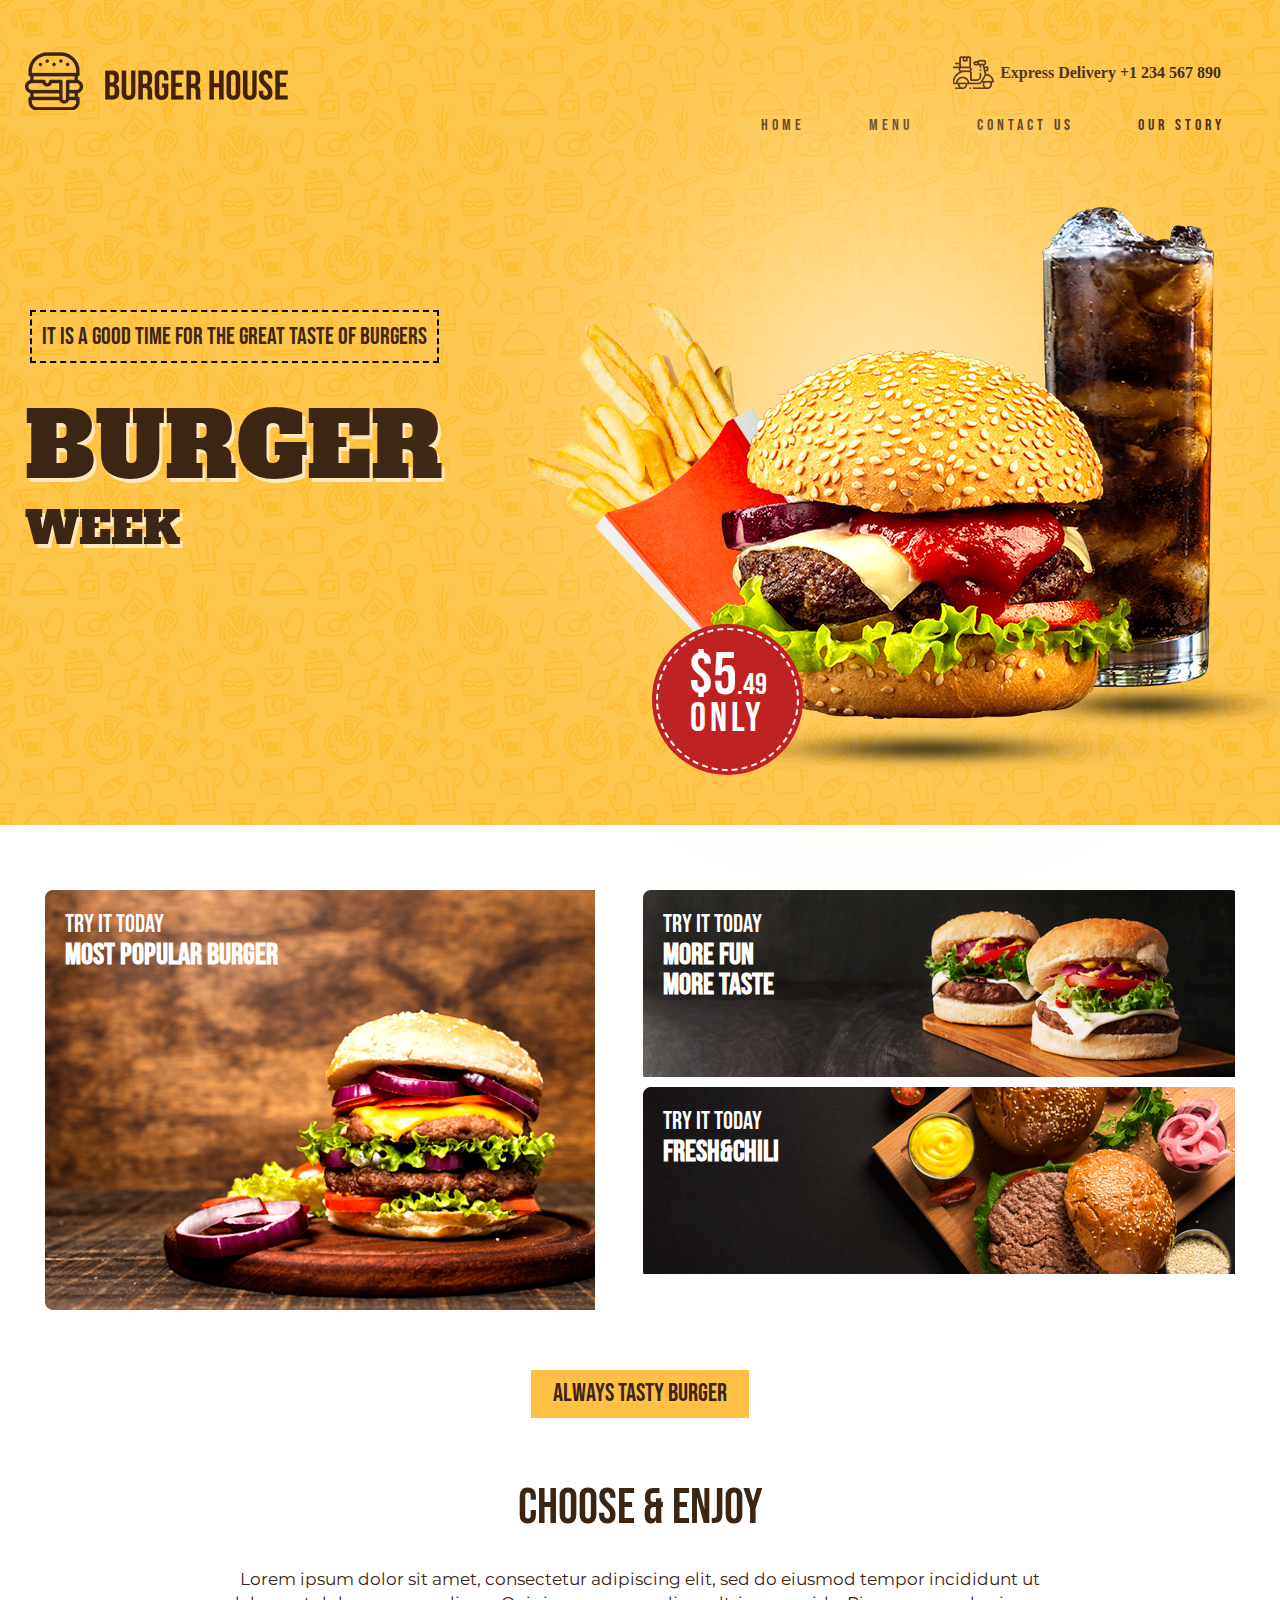
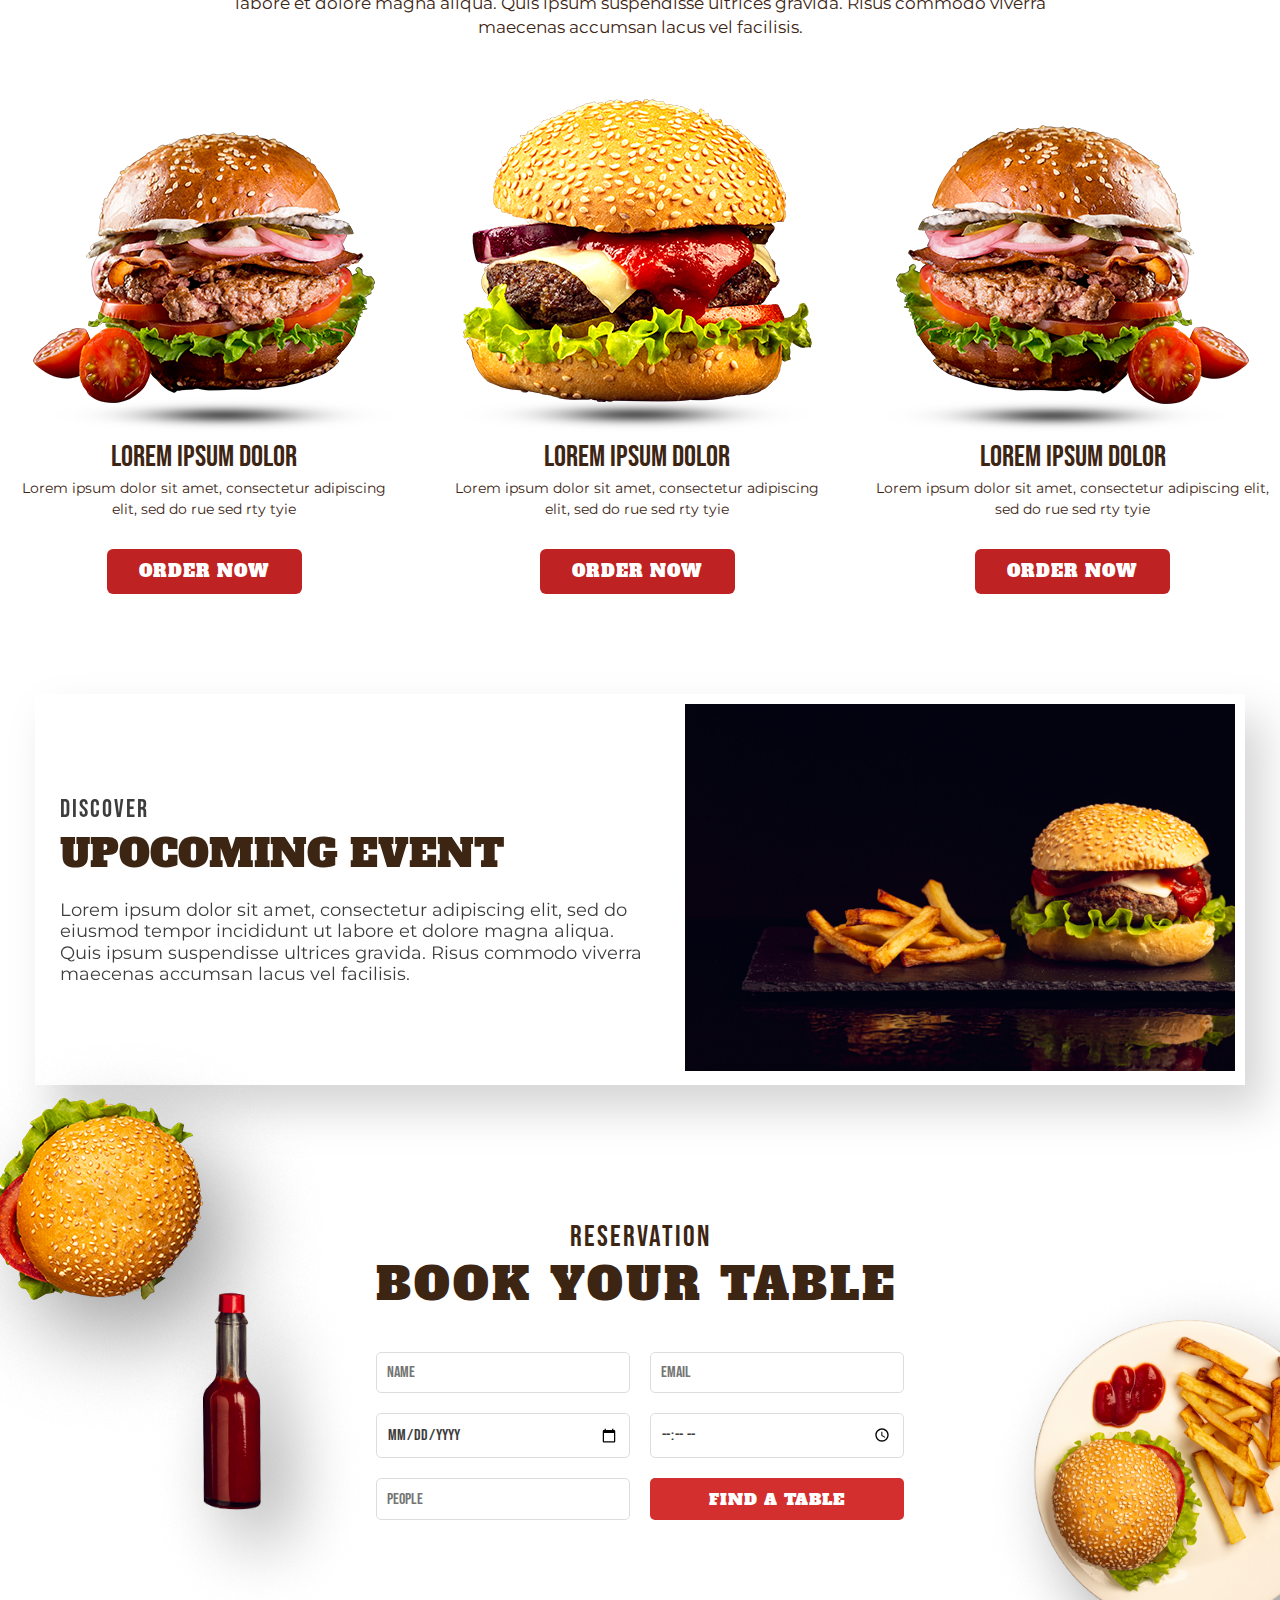
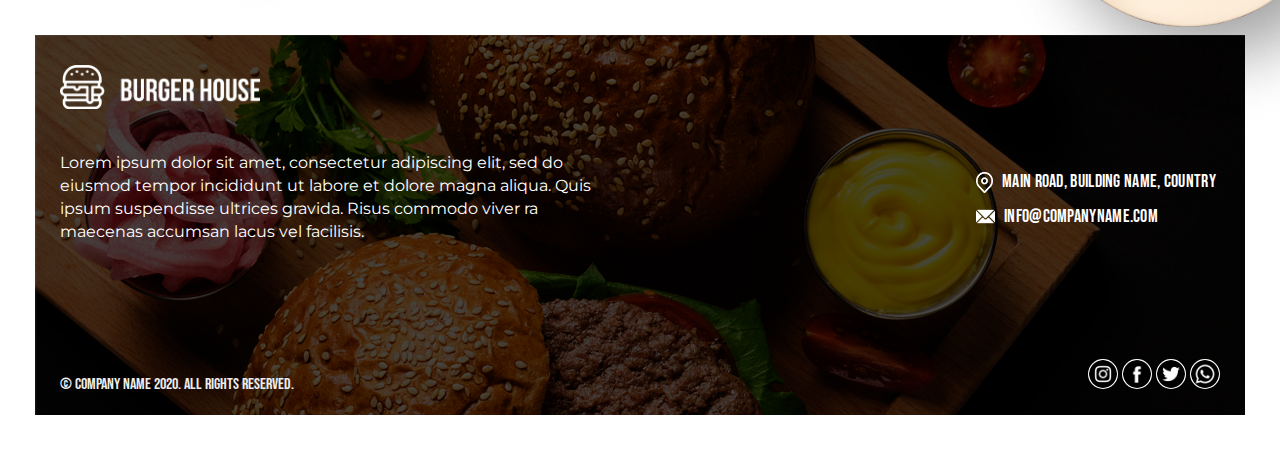
<file: burger/index.html>
<!DOCTYPE html>
<html lang="en">

<head>
    <meta charset="UTF-8">
    <meta name="viewport" content="width=device-width, initial-scale=1.0">
    <title>burger</title>
    <link rel="shortcut icon" href="assets/images/mainsec2burger3.png">
    <link rel="stylesheet" href="assets/css/style.css">
    <link rel="preconnect" href="https://fonts.googleapis.com">
    <link rel="preconnect" href="https://fonts.gstatic.com" crossorigin>
    <link
        href="https://fonts.googleapis.com/css2?family=Bebas+Neue&family=Montserrat:ital,wght@0,100..900;1,100..900&family=Roboto:ital,wght@0,100;0,300;0,400;0,500;0,700;0,900;1,100;1,300;1,400;1,500;1,700;1,900&display=swap"
        rel="stylesheet">
    <link rel="preconnect" href="https://fonts.googleapis.com">
    <link rel="preconnect" href="https://fonts.gstatic.com" crossorigin>
    <link
        href="https://fonts.googleapis.com/css2?family=Bebas+Neue&family=Montserrat:ital,wght@0,100..900;1,100..900&family=Roboto:ital,wght@0,100;0,300;0,400;0,500;0,700;0,900;1,100;1,300;1,400;1,500;1,700;1,900&display=swap"
        rel="stylesheet">
    <link rel="preconnect" href="https://fonts.googleapis.com">
    <link rel="preconnect" href="https://fonts.gstatic.com" crossorigin>
    <link
        href="https://fonts.googleapis.com/css2?family=Alfa+Slab+One&family=Bebas+Neue&family=Montserrat:ital,wght@0,100..900;1,100..900&family=Noto+Sans+Gujarati:wght@100..900&family=Roboto:ital,wght@0,100;0,300;0,400;0,500;0,700;0,900;1,100;1,300;1,400;1,500;1,700;1,900&display=swap"
        rel="stylesheet">

</head>

<body>

    <header class="header" id="header">
        <div class="container-fluid">
            <div class="row justify-content-between ">
                <div class="col hero-logo"><img src="assets/images/logo.png"></div>
                <div class="col">
                    <div class="head_content">
                        <div class="contact d-flex">
                            <img class="vector" src="assets\images\hero_vector.png" alt="no image found">
                            <a href="tel:123456789" class="vect-phone third-font">Express Delivery +1 234 567 890</a>
                        </div>
                        <div class="d-flex main-menu">

                            <nav class="mla">
                                <ul class="nav-menu">
                                    <li class="nav-item"><a href="#">Home</a></li>
                                    <li class="nav-item"><a href="#">menu</a></li>
                                    <li class="nav-item"><a href="#">Contact us</a></li>
                                    <li class="nav-item"><a href="#">Our Story</a></li>
                                </ul>
                            </nav>
                        </div>
                    </div>
                </div>
            </div>

            <div class="head-text">
                <div class="row">
                    <div class="col small-head">It is a good time for the great taste of burgers</div>
                </div>
                <div class="row">
                    <div class="col title">
                        <h1 class="head ">Burger </h1><br>
                        <h4 class="sub-title">Week</h4>
                    </div>
                </div>
            </div>
            <div class=" head-imgs posi-ab">
                <div class=" price-tag posi-ab ">
                    <div class="offer-price  ">$5<span class="cents ">.49</span><br>
                        <span class="prc-onl "> Only</span>
                    </div>
                </div>
                <div class="burger posi-re">
                    <img class=" burger-img posi-ab " src="assets/images/hero_Burger Image.png" alt="no image ">
                    <img class="burg-shadow posi-ab" src="assets/images/burger_shadow.png" alt="no image">
                    <img class="burg-glow posi-ab" src="assets/images/burger_glow.png" alt="no image">
                </div>
                <div class="fries-img posi-ab">
                    <img class="" src="assets/images/hero_French Fries.png" alt="no image">
                </div>
                <div class="drink posi-re">
                    <img class="drink-img posi-ab" src="assets/images/hero_drink.png" alt="no image ">
                    <img class="drink-shadow posi-ab " src="assets/images/drink_shadow.png" alt="no image">
                </div>
            </div>
        </div>
    </header>
    <main>
        <section class="main-sec1">
            <div class="container-fluid">
                <div class="row justify-content-between sec1-row1 ">
                    <div class="">
                        <div class="sec1-img1-bg">
                            <h3 class="sec1subhead">Try it today</h3>
                            <h2 class="sec1head">Most Popular Burger</h2>
                        </div>
                    </div>
                    <div class="">
                        <div class="sec1-img2-bg">
                            <h3 class="sec1subhead">Try it today</h3>
                            <h2 class="sec1head">More fun</h2>
                            <h2 class="sec1head">More taste</h2>
                        </div>
                        <div class="sec1-img3-bg">
                            <h3 class="sec1subhead">Try it today</h3>
                            <h2 class="sec1head">fresh&chili</h2>
                        </div>
                    </div>
                </div>


            </div>
            <div class="row justify-content-around mt ">
                <div class="col ">
                    <a class="tst-bur-btn " href="#">Always Tasty Burger</a>
                </div>
            </div>
        </section>
        <section class="main-sec2">
            <div class="row justify-content-around mt">
                <h3 class="col main-sec2-head ">Choose & Enjoy</h3>
            </div>
            <div class="row justify-content-around">
                <h6 class=" col main-sec2-subtitle">Lorem ipsum dolor sit amet, consectetur adipiscing elit,
                    sed
                    do eiusmod tempor incididunt
                    ut labore et dolore magna aliqua. Quis ipsum suspendisse ultrices gravida. Risus commodo viverra
                    maecenas accumsan lacus vel facilisis.</h6>
            </div>
            <div class="row justify-content-between text-centre last-base mt">
                <div class="col">
                    <div>
                        <div>
                            <img src="assets/images/mainsec2burger1.png" alt="no image">
                            <img class="mainsec2burger1shadow1" src="assets/images/mainsec2burger1shadow.png"
                                alt="no image">
                        </div>
                        <div class="burger-txt">
                            <h3 class="main-sec2-burg-head">Lorem ipsum dolor</h3>
                            <p class="main-sec2-burg-disc ">Lorem ipsum dolor sit amet, consectetur adipiscing
                                elit, sed do rue sed rty tyie</p>
                            <div><a class="main-sec2-burg-btn" href="#">Order Now</a></div>

                        </div>

                    </div>
                </div>
                <div class="col">
                    <div class="">
                        <img class="" src="assets/images/mainsec2burger3.png" alt="no image">
                        <img class="mainsec2burger3shadow3" src="assets/images/mainsec2burger3shadow.png"
                            alt="no image">

                    </div>
                    <div class="burger-txt">
                        <h3 class="main-sec2-burg-head ">Lorem ipsum dolor</h3>
                        <p class="main-sec2-burg-disc ">Lorem ipsum dolor sit amet, consectetur adipiscing
                            elit, sed do rue sed rty tyie</p>
                        <div><a class="main-sec2-burg-btn " href="#">Order Now</a></div>
                    </div>
                </div>
                <div class="col">
                    <div class="">
                        <img width="" class="main-sec2-burg3" src="assets/images/mainsec2burger2.png" alt="no image">
                        <img class="mainsec2burger2shadow2" src="assets/images/mainsec2burger2shadow.png"
                            alt="no image">
                    </div>
                    <div class="burger-txt">
                        <h3 class="main-sec2-burg-head ">Lorem ipsum dolor</h3>
                        <p class="main-sec2-burg-disc">Lorem ipsum dolor sit amet, consectetur adipiscing
                            elit, sed do rue sed rty tyie</p>
                        <div><a class="main-sec2-burg-btn" href="#">Order Now</a></div>
                    </div>
                </div>
            </div>
        </section>
        <section class="main-sec3">
            <div class="container-fluid">
                <div class="row main-sec3-box">
                    <div class="col">
                        <div>
                            <h3 class=" main-sec3-title ">Discover</h3>
                            <h2 class="main-sec3-head ">Upocoming event</h2>
                            <p class=" main-sec3-ptxt ">Lorem ipsum dolor sit amet, consectetur adipiscing
                                elit, sed do
                                eiusmod tempor incididunt ut labore et dolore magna aliqua. Quis ipsum suspendisse
                                ultrices gravida. Risus commodo viverra maecenas accumsan lacus vel facilisis. </p>
                        </div>
                    </div>
                    <div><img class="main-sec3-img" src="assets/images/mainsec3img.png" alt="no image"></div>
                </div>
            </div>
        </section>
        <section class="main-sec4 ">
            <div class="">
                <div class="row justify-content-around">
                    <div class=" col reservation-form">
                        <h1 class="text-centre">RESERVATION</h1>
                        <h2>BOOK YOUR TABLE</h2>
                        <form>
                            <div class="form-grid">
                                <input type="text" class="form-input" placeholder="NAME" required>
                                <input type="email" class="form-input" placeholder="EMAIL" required>
                                <input type="date" class="form-input" required>
                                <input type="time" class="form-input" required>
                                <input type="number" class="form-input" placeholder="PEOPLE" required min="1">
                                <div><a href="#" type="submit" class="form-button">FIND A TABLE</a></div>
                            </div>
                        </form>
                    </div>
                </div>
            </div>
            </div>
            <div class="posi-re">
                <img class="posi-ab mainsec4-bug" src="assets/images/mainsec4soloburger.png" alt="no img">
                <img class="posi-ab mainsec4-bottle" src="assets/images/mainsec4bottle.png" alt="no img">
                <img class="posi-ab mainsec4-dish" src="assets/images/mainsec4dish.png" alt="no img">
            </div>
        </section>
    </main>
    <footer>
        <section class="foot-sec1">
            <div class="container-fluid  footer-bg ">
                <div class="row  ">
                    <div class="col foot-cols">
                        <img src="assets/images/footerlogo.png " width="200px" alt="logo">
                        <div class="foot-disc third-font d-inline-block">Lorem ipsum dolor sit amet, consectetur
                            adipiscing elit, sed
                            do eiusmod
                            tempor incididunt ut labore et dolore magna aliqua. Quis ipsum suspendisse ultrices gravida.
                            Risus commodo viver ra maecenas accumsan lacus vel facilisis. </div>
                        <a class="copyright" href="#">
                            <p>&copy; Company Name 2020. All rights reserved.</p>
                        </a>

                    </div>
                    <div class="col links foot-cols">
                        <div class="">
                            <div class="d-flex">
                                <a
                                    href="https://www.google.com/maps/search/?api=1&query=Main+Road,+Building+Name,+Country">
                                    <img width="17px;" height="auto" class="icon-cont" src="assets/images/location.png "
                                        alt="location"></a>
                                <a class="footer-contact "
                                    href="https://www.google.com/maps/search/?api=1&query=Main+Road,+Building+Name,+Country"
                                    target="_blank">
                                    Main Road, Building Name, Country
                                </a>
                            </div>
                            <div class="d-flex">
                                <a href=" mailto:Dashrathbhil08@gmail.com"><img width="19px" class="icon-cont"
                                        src="assets/images/email-icon.png " alt="mail"></a>
                                <a class="footer-contact" href=" mailto:Dashrathbhil08@gmail.com">
                                    info@companyname.com
                                </a>
                            </div>

                        </div>

                        <div class="social">
                            <a href="https://www.instagram.com/" target="_blank">
                                <img class="social_icon" src="assets/images/instagram_1384015.png"></a>
                            <a href="https://www.facebook.com/" target="_blank">
                                <img class="social_icon" src="assets/images/fb_icon.png"></a>
                            <a href="https://twitter.com/" target="_blank">
                                <img class="social_icon" src="assets/images/twitter_icon.png"></a>
                            <a href="https://www.whatsapp.com/" target="_top">
                                <img class="social_icon" src="assets/images/whtsap_icon.png"></a>
                        </div>
                    </div>

                </div>
            </div>

            </div>
        </section>
    </footer>
</body>

</html>
</file>
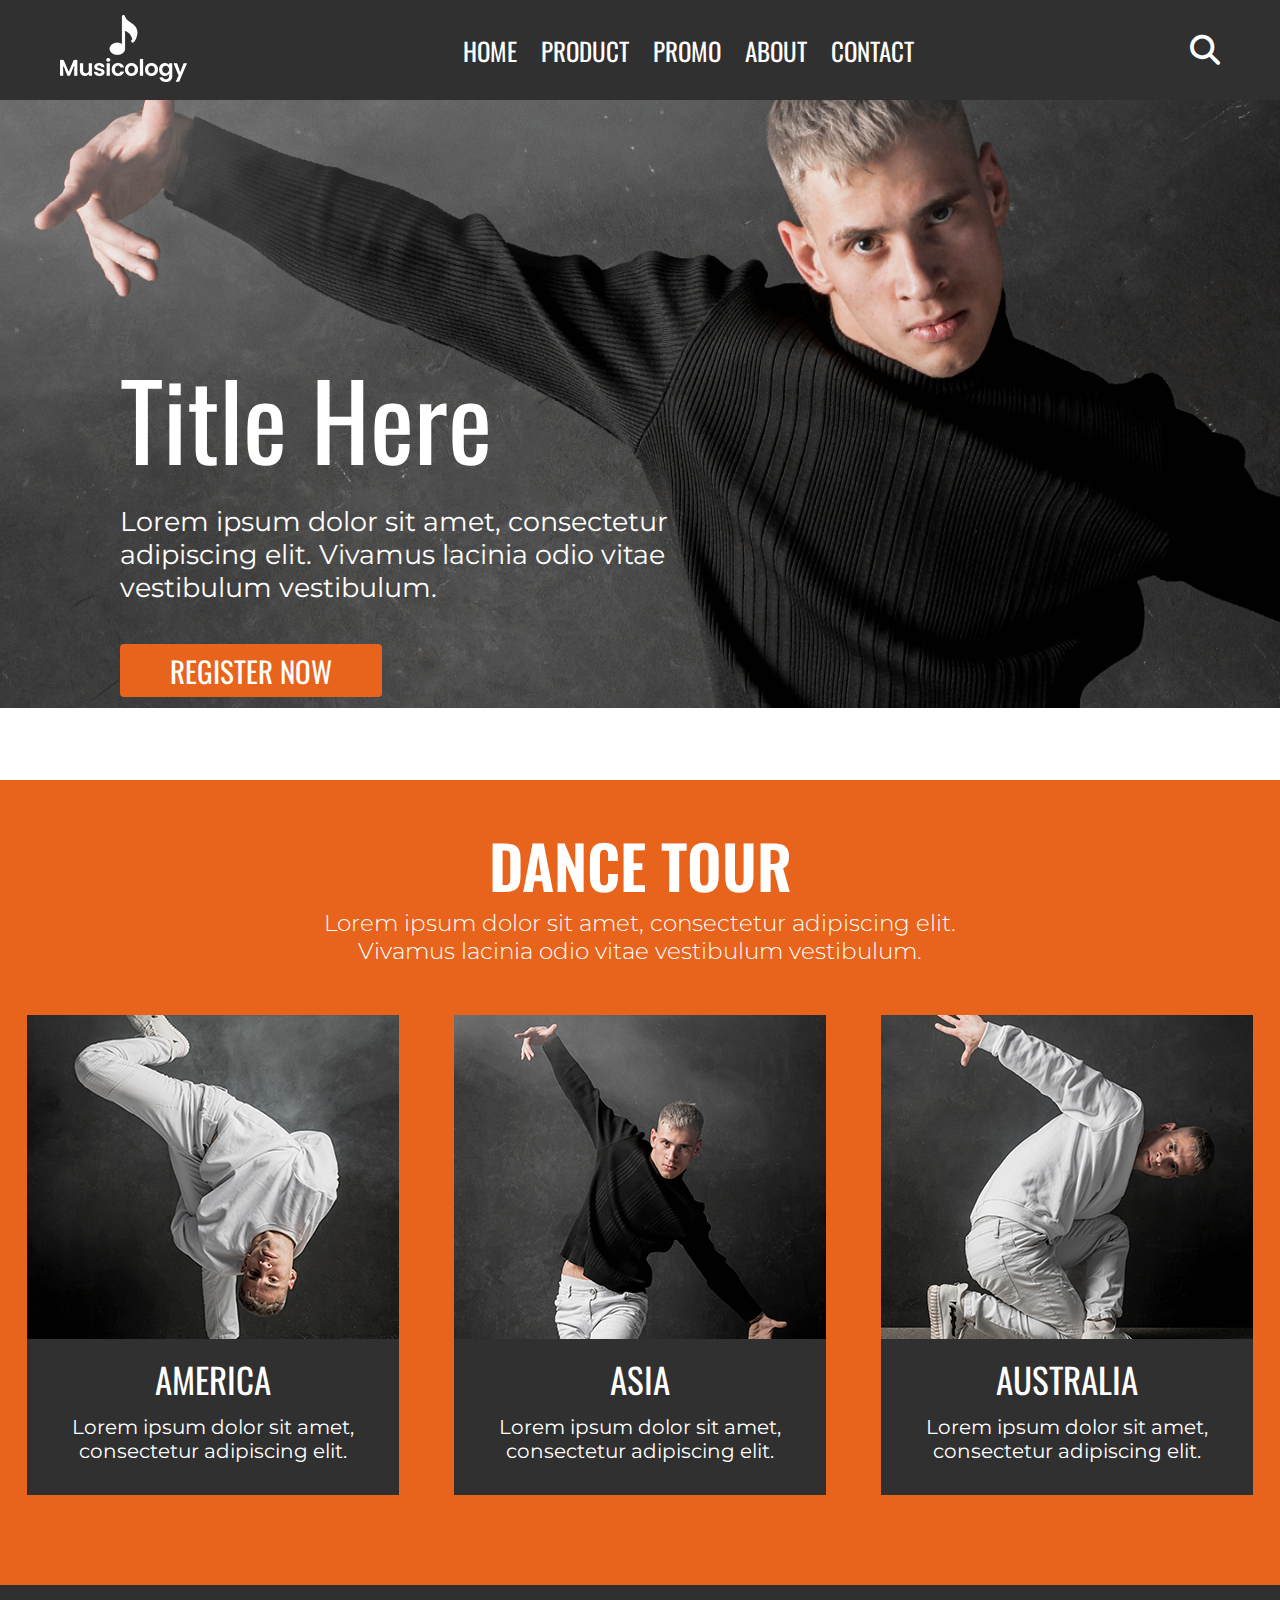
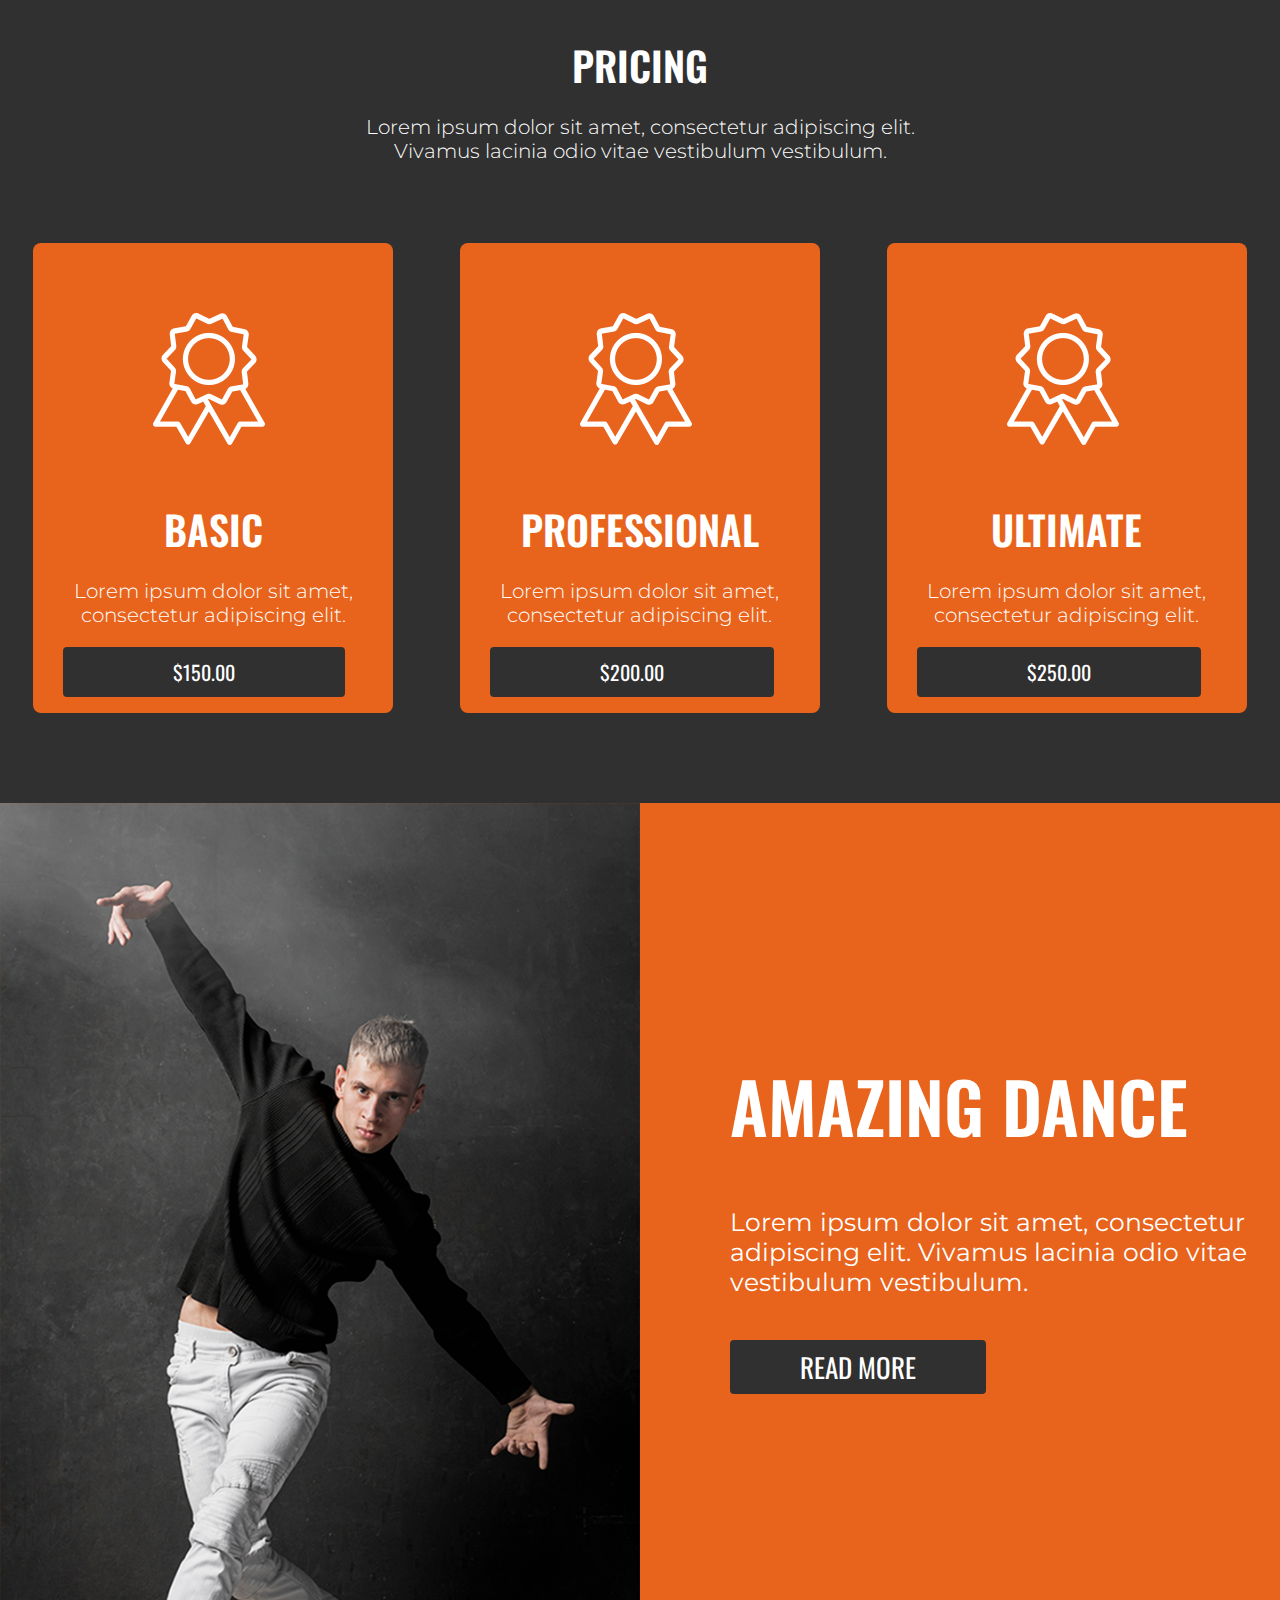
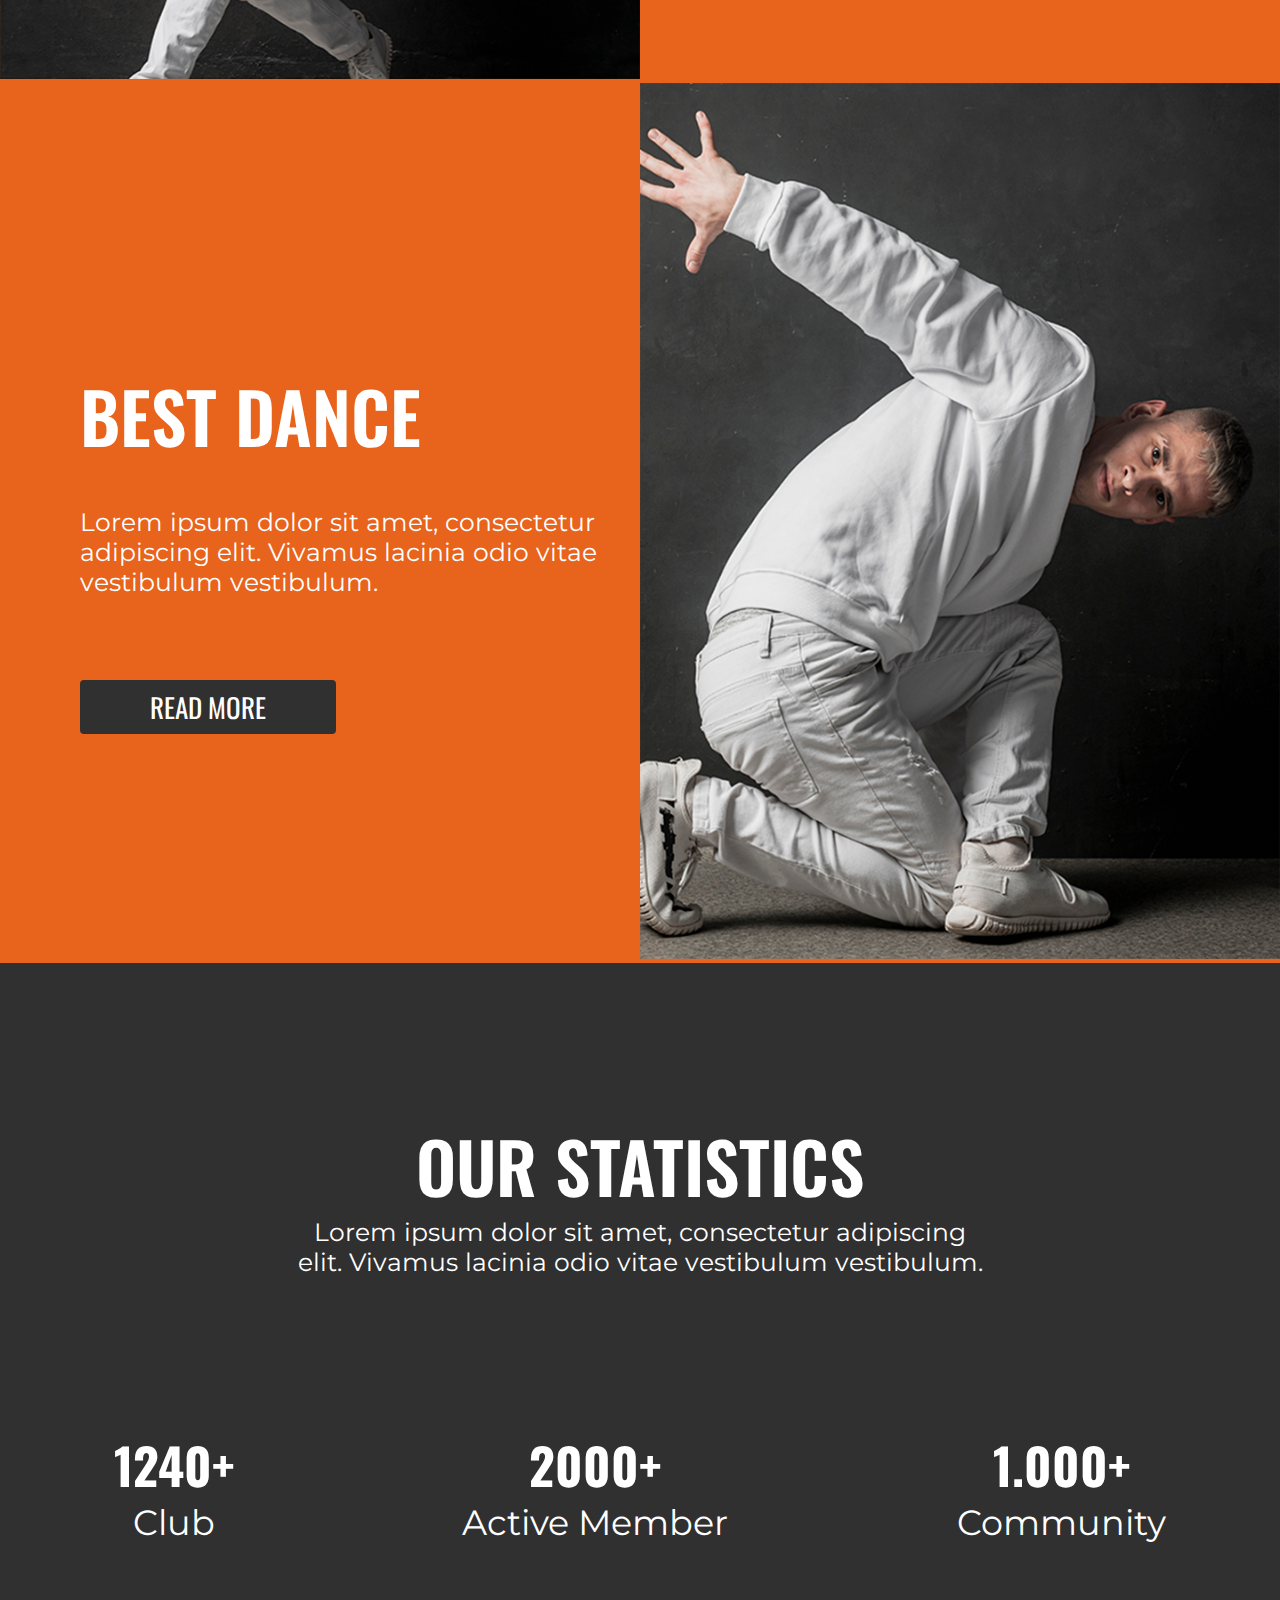
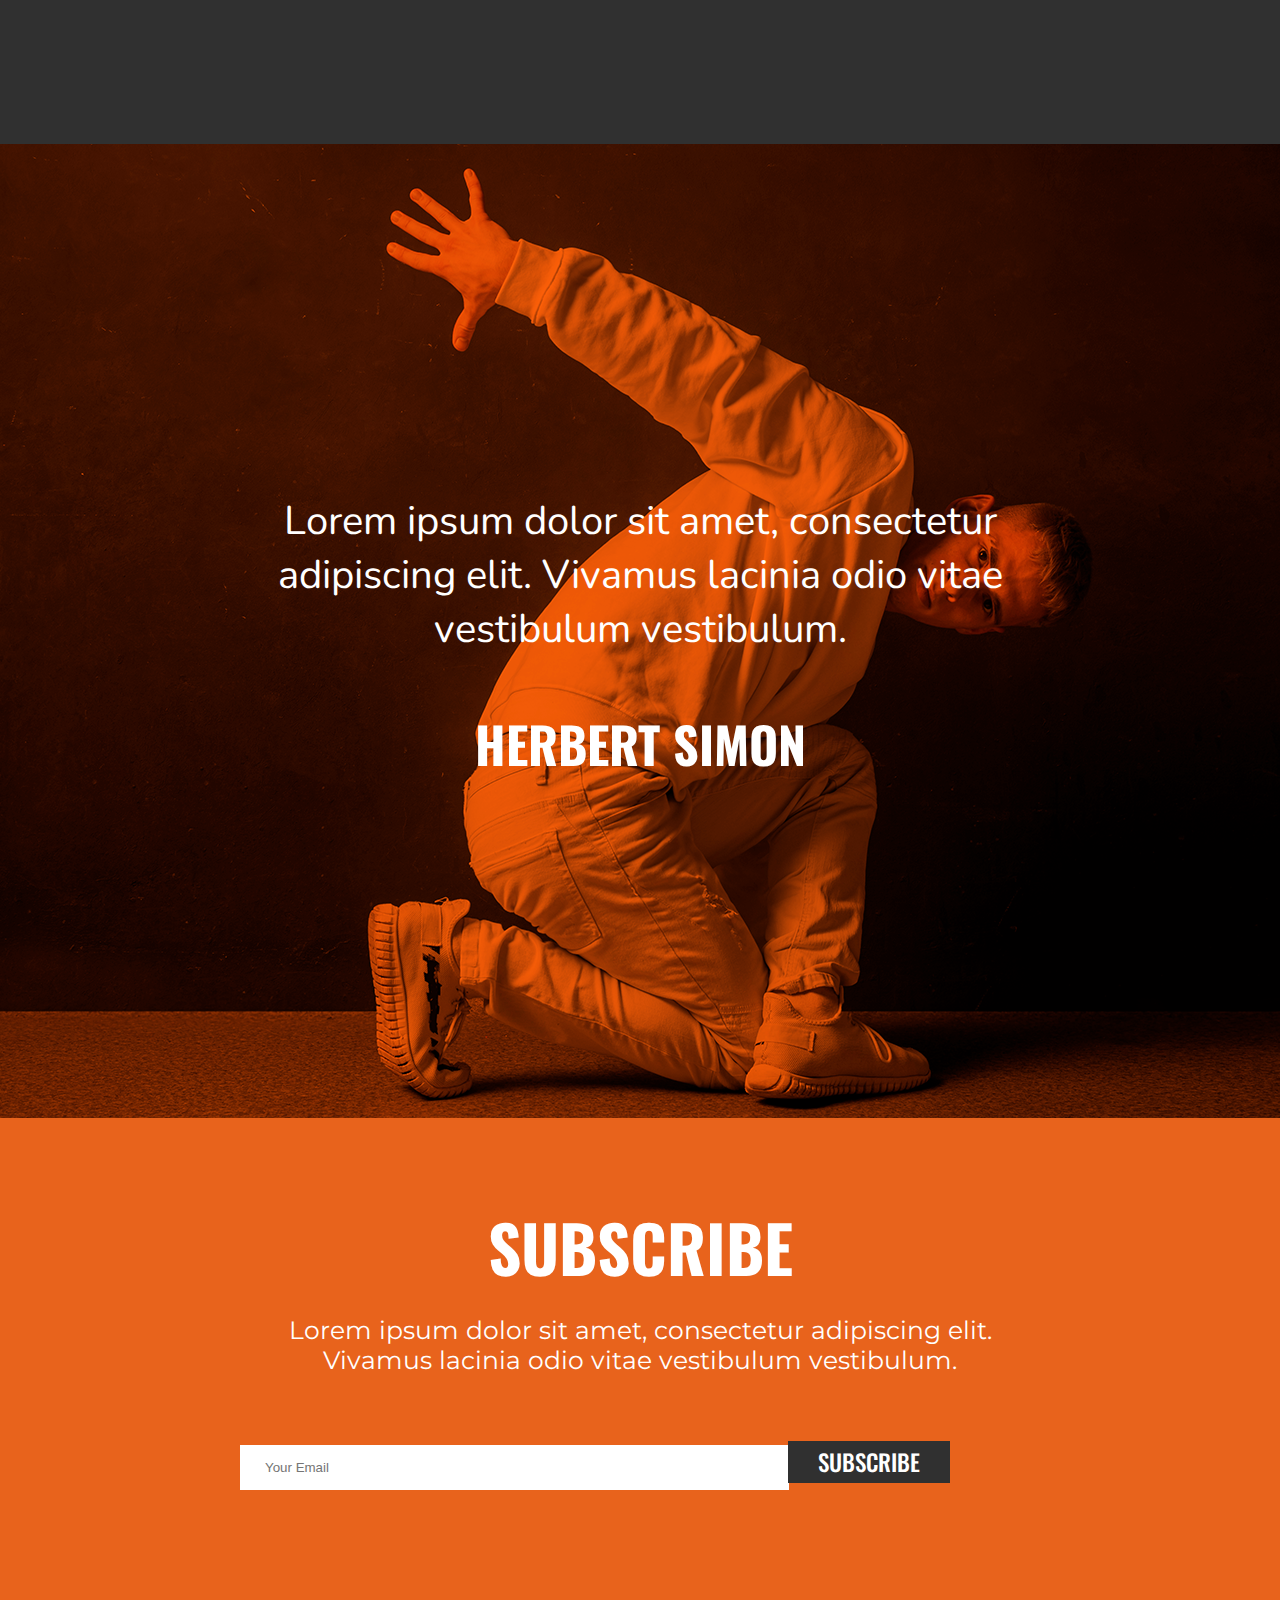
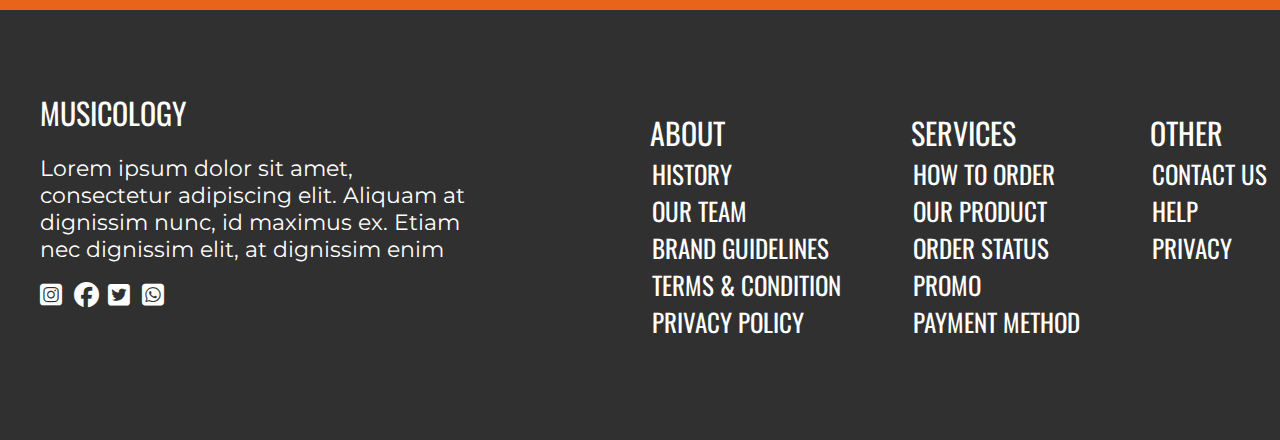
<file: dance/index.html>
<!DOCTYPE html>
<html lang="en">

<head>
    <meta charset="UTF-8">
    <meta name="viewport" content="width=device-width, initial-scale=1.0">
    <title>Dance</title>
    <link rel="stylesheet" href="style.css">
    <link rel="stylesheet" href="https://cdnjs.cloudflare.com/ajax/libs/font-awesome/6.7.2/css/all.min.css"
        integrity="sha512-Evv84Mr4kqVGRNSgIGL/F/aIDqQb7xQ2vcrdIwxfjThSH8CSR7PBEakCr51Ck+w+/U6swU2Im1vVX0SVk9ABhg=="
        crossorigin="anonymous" referrerpolicy="no-referrer" />
    <link
        href="https://fonts.googleapis.com/css2?family=Krub:ital,wght@0,200;0,300;0,400;0,500;0,600;0,700;1,200;1,300;1,400;1,500;1,600;1,700&family=Montserrat:ital,wght@0,100..900;1,100..900&family=Mulish:ital,wght@0,200..1000;1,200..1000&family=Oswald:wght@200..700&family=Poppins:ital,wght@0,100;0,200;0,300;0,400;0,500;0,600;0,700;0,800;0,900;1,100;1,200;1,300;1,400;1,500;1,600;1,700;1,800;1,900&display=swap"
        rel="stylesheet">
    <link
        href="https://fonts.googleapis.com/css2?family=Krub:ital,wght@0,200;0,300;0,400;0,500;0,600;0,700;1,200;1,300;1,400;1,500;1,600;1,700&family=Montserrat:ital,wght@0,100..900;1,100..900&family=Mulish:ital,wght@0,200..1000;1,200..1000&family=Oswald:wght@200..700&family=Poppins:ital,wght@0,100;0,200;0,300;0,400;0,500;0,600;0,700;0,800;0,900;1,100;1,200;1,300;1,400;1,500;1,600;1,700;1,800;1,900&display=swap"
        rel="stylesheet">
    <link
        href="https://fonts.googleapis.com/css2?family=Krub:ital,wght@0,200;0,300;0,400;0,500;0,600;0,700;1,200;1,300;1,400;1,500;1,600;1,700&family=Montserrat:ital,wght@0,100..900;1,100..900&family=Mulish:ital,wght@0,200..1000;1,200..1000&family=Nunito:ital,wght@0,200..1000;1,200..1000&family=Oswald:wght@200..700&family=Poppins:ital,wght@0,100;0,200;0,300;0,400;0,500;0,600;0,700;0,800;0,900;1,100;1,200;1,300;1,400;1,500;1,600;1,700;1,800;1,900&family=Roboto:ital,wght@0,100..900;1,100..900&display=swap"
        rel="stylesheet">
</head>

<body>
    <div class="container">
        <!-- Header START -->
        <div class="header">
            <div class="row head justify-content-between align-items-center">
                <div class="col"><a href=""><img src="assets/images/logo.png" alt=""></a></div>
                <div class="col">
                    <nav>
                        <ul>
                            <li><a href="#">home</a></li>
                            <li><a href="#">product</a></li>
                            <li><a href="#">promo</a></li>
                            <li><a href="#">about</a></li>
                            <li><a href="#">contact</a></li>
                        </ul>
                    </nav>
                </div>
                <div class="col posi-rel"><a href=""><i class="fa-solid fa-magnifying-glass"></i></a></div>
            </div>
            <div class="row title">
                <div class="col">
                    <h1 class="title-head">Title Here</h1>
                    <p class="title-desc">Lorem ipsum dolor sit amet, consectetur adipiscing elit. Vivamus lacinia odio
                        vitae vestibulum vestibulum. </p>
                    <a href="" class="reg-btn">Register now</a>
                </div>
            </div>
        </div>
    </div>
    <!-- Header END -->

    <!-- Main START -->
    <!-- Section-1 START -->
    <div class="sec1">
        <div class="container main-section">
            <div class="row justify-content-around">
                <div class="col">
                    <h2 class="sec1-title">dance tour</h2>
                    <p class="sec1-desc">Lorem ipsum dolor sit amet, consectetur adipiscing elit. <br> Vivamus lacinia
                        odio vitae vestibulum vestibulum. </p>
                </div>
            </div>
            <div class="row card">
                <div class="col-33 sec1-card-size">
                    <img src="assets/images/card1.png" alt="">
                    <h4 class="sec1-card-title">America</h4>
                    <p class="sec1-card-desc">Lorem ipsum dolor sit amet, consectetur adipiscing elit.</p>
                </div>
                <div class="col-33 sec1-card-size">
                    <img src="assets/images/card2.png" alt="">
                    <h4 class="sec1-card-title">Asia</h4>
                    <p class="sec1-card-desc">Lorem ipsum dolor sit amet, consectetur adipiscing elit.</p>
                </div>
                <div class="col-33 sec1-card-size">
                    <img src="assets/images/card3.png" alt="">
                    <h4 class="sec1-card-title">Australia</h4>
                    <p class="sec1-card-desc">Lorem ipsum dolor sit amet, consectetur adipiscing elit.</p>
                </div>
            </div>
        </div>
    </div>
    <!-- Section-1 END -->
    <!-- Section-2 START -->
    <div class="sec2">
        <div class="container">
            <div class="row justify-content-around">
                <div class="col">
                    <h2 class="sec2-title">Pricing</h2>
                    <p class="sec2-desc">Lorem ipsum dolor sit amet, consectetur adipiscing elit. <br> Vivamus
                        lacinia odio vitae vestibulum vestibulum. </p>
                </div>
            </div>
            <div class="row card">
                <div class="col-33 sec2-card-size">
                    <img src="assets/images/sec2-card.png" alt="" class="sec2-img">
                    <h4 class="sec2-title">Basic</h4>
                    <p class="sec2-desc">Lorem ipsum dolor sit amet, consectetur adipiscing elit.</p>
                    <a href="#" class="sec2-btn">$150.00</a>
                </div>
                <div class="col-33 sec2-card-size">
                    <img src="assets/images/sec2-card.png" alt="" class="sec2-img">
                    <h4 class="sec2-title">Professional</h4>
                    <p class="sec2-desc">Lorem ipsum dolor sit amet, consectetur adipiscing elit.</p>
                    <a href="#" class="sec2-btn">$200.00</a>
                </div>
                <div class="col-33 sec2-card-size">
                    <img src="assets/images/sec2-card.png" alt="" class="sec2-img">
                    <h4 class="sec2-title">Ultimate</h4>
                    <p class="sec2-desc">Lorem ipsum dolor sit amet, consectetur adipiscing elit.</p>
                    <a href="#" class="sec2-btn">$250.00</a>
                </div>
            </div>
        </div>
    </div>
    <!-- Section-2 END -->
    <!-- Section-3 START -->
    <div class="sec3">
        <div class="container">
            <div class="row ">
                <div class="col-50">
                    <img src="assets/images/sec3-img.png" alt="">
                </div>
                <div class="col-50">
                    <h4 class="sec3-title">amazing dance</h4>
                    <p class="sec3-desc">Lorem ipsum dolor sit amet, consectetur adipiscing elit. Vivamus lacinia odio
                        vitae vestibulum vestibulum. </p>
                    <a href="#" class="sec3-btn">read more</a>
                </div>
            </div>
        </div>
    </div>
    <!-- Section-3 END -->
    <!-- Section-4 START -->
    <div class="sec4">
        <div class="container">
            <div class="row ">
                <div class="col-50">
                    <h4 class="sec4-title">best dance</h4>
                    <p class="sec4-desc">Lorem ipsum dolor sit amet, consectetur adipiscing elit. Vivamus lacinia odio
                        vitae vestibulum vestibulum. </p>
                    <a href="#" class="sec4-btn">read more</a>
                </div>
                <div class="col-50">
                    <img src="assets/images/sec4-img.png" alt="">
                </div>
            </div>
        </div>
    </div>
    <!-- Section-4 END -->
    <!-- Section-5 START -->
    <div class="sec5">
        <div class="container">
            <div class="row justify-content-center">
                <div class="col">
                    <h4 class="sec5-title">Our Statistics</h4>
                    <p class="sec5-desc">Lorem ipsum dolor sit amet, consectetur adipiscing elit. Vivamus lacinia odio
                        vitae vestibulum vestibulum.</p>
                </div>
            </div>
            <div class="row justify-content-around">
                <div class="col">
                    <p class="sec5-card-title">1240+</p>
                    <p class="sec5-card-desc">Club</p>
                </div>
                <div class="col">
                    <p class="sec5-card-title">2000+</p>
                    <p class="sec5-card-desc">Active Member</p>
                </div>
                <div class="col">
                    <p class="sec5-card-title">1.000+</p>
                    <p class="sec5-card-desc">Community</p>
                </div>
            </div>
        </div>
    </div>
    <!-- Section-5 END -->
    <!-- Section-6 START -->
    <div class="sec6">
        <div class="container">
            <div class="row justify-content-center">
                <div class="col">
                    <p class="sec6-title">Lorem ipsum dolor sit amet, consectetur adipiscing elit. Vivamus lacinia odio
                        vitae vestibulum vestibulum. </p>
                    <p class="sec6-desc">Herbert Simon</p>
                </div>
            </div>
        </div>
    </div>
    <!-- Section-6 END -->
    <!-- Main END -->
    <!-- Footer START -->
    <!-- sec1 START -->
    <div class="foot1">
        <div class="container">
            <div class="row justify-content-center">
                <div class="col">
                    <p class="foot1-title">SUBSCRIBE</p>
                    <p class="foot1-desc">Lorem ipsum dolor sit amet, consectetur adipiscing elit. Vivamus lacinia odio
                        vitae vestibulum vestibulum. </p>
                        <div d-flex style="align-items: center;" >
                    <input type="text" placeholder="Your Email" class="foot1-email">
                    <a href="#" class="foot1-sub">Subscribe</a>
                </div>
                </div>
            </div>
        </div>
    </div>
    <!-- sec1 END -->
    <!-- sec2 START -->
    <div class="foot2">
        <div class="container">
            <div class="row d-flex">
                <div class="col">
                    <div class="foot2-head">Musicology</div>
                    <div class="foot2-desc">Lorem ipsum dolor sit amet, consectetur adipiscing elit. Aliquam at
                        dignissim nunc, id maximus ex. Etiam nec dignissim elit, at dignissim enim</div>
                    <div class="social">
                        <i class="fa-brands fa-square-instagram social_icon"></i>
                        <i class="fa-brands fa-facebook social_icon"></i>
                        <i class="fa-brands fa-square-twitter social_icon"></i>
                        <i class="fa-brands fa-square-whatsapp social_icon"></i>
                    </div>
                </div>
                <div class="col foot-last" style="margin-left: 120px;">
                    <ul>
                        <h6 class="foot2-head-li">about</h6>
                    <li><a href="#" class="foot2-desc-li">History</a></li>
                    <li><a href="#" class="foot2-desc-li">Our Team</a></li>
                    <li><a href="#" class="foot2-desc-li">Brand Guidelines</a></li>
                    <li><a href="#" class="foot2-desc-li">Terms & Condition</a></li>
                    <li><a href="#" class="foot2-desc-li">Privacy Policy</a></li>
                </ul>
            </div>      
                         
                <div class="col foot-last" style="margin-left: 20px;">
                    <ul><h6 class="foot2-head-li">Services</h6>
                        <li><a href="#" class="foot2-desc-li">How to Order</a></li>
                        <li><a href="#" class="foot2-desc-li">Our Product</a></li>
                        <li><a href="#" class="foot2-desc-li">Order Status</a></li>
                        <li><a href="#" class="foot2-desc-li">Promo</a></li>
                        <li><a href="#" class="foot2-desc-li">Payment Method</a></li>
                </ul>
                </div>
                <div class="col foot-last" style="margin-left: 20px;">
                    <ul><h6 class="foot2-head-li">Other</h6>
                        <li><a href="#" class="foot2-desc-li">Contact Us</a></li>
                        <li><a href="#" class="foot2-desc-li">Help</a></li>
                        <li><a href="#" class="foot2-desc-li">Privacy</a></li>
                </ul>
                </div>
           
    </div>
    <!-- sec2 END -->
    <!-- Footer END -->
    </div>
</body>

</html>
</file>
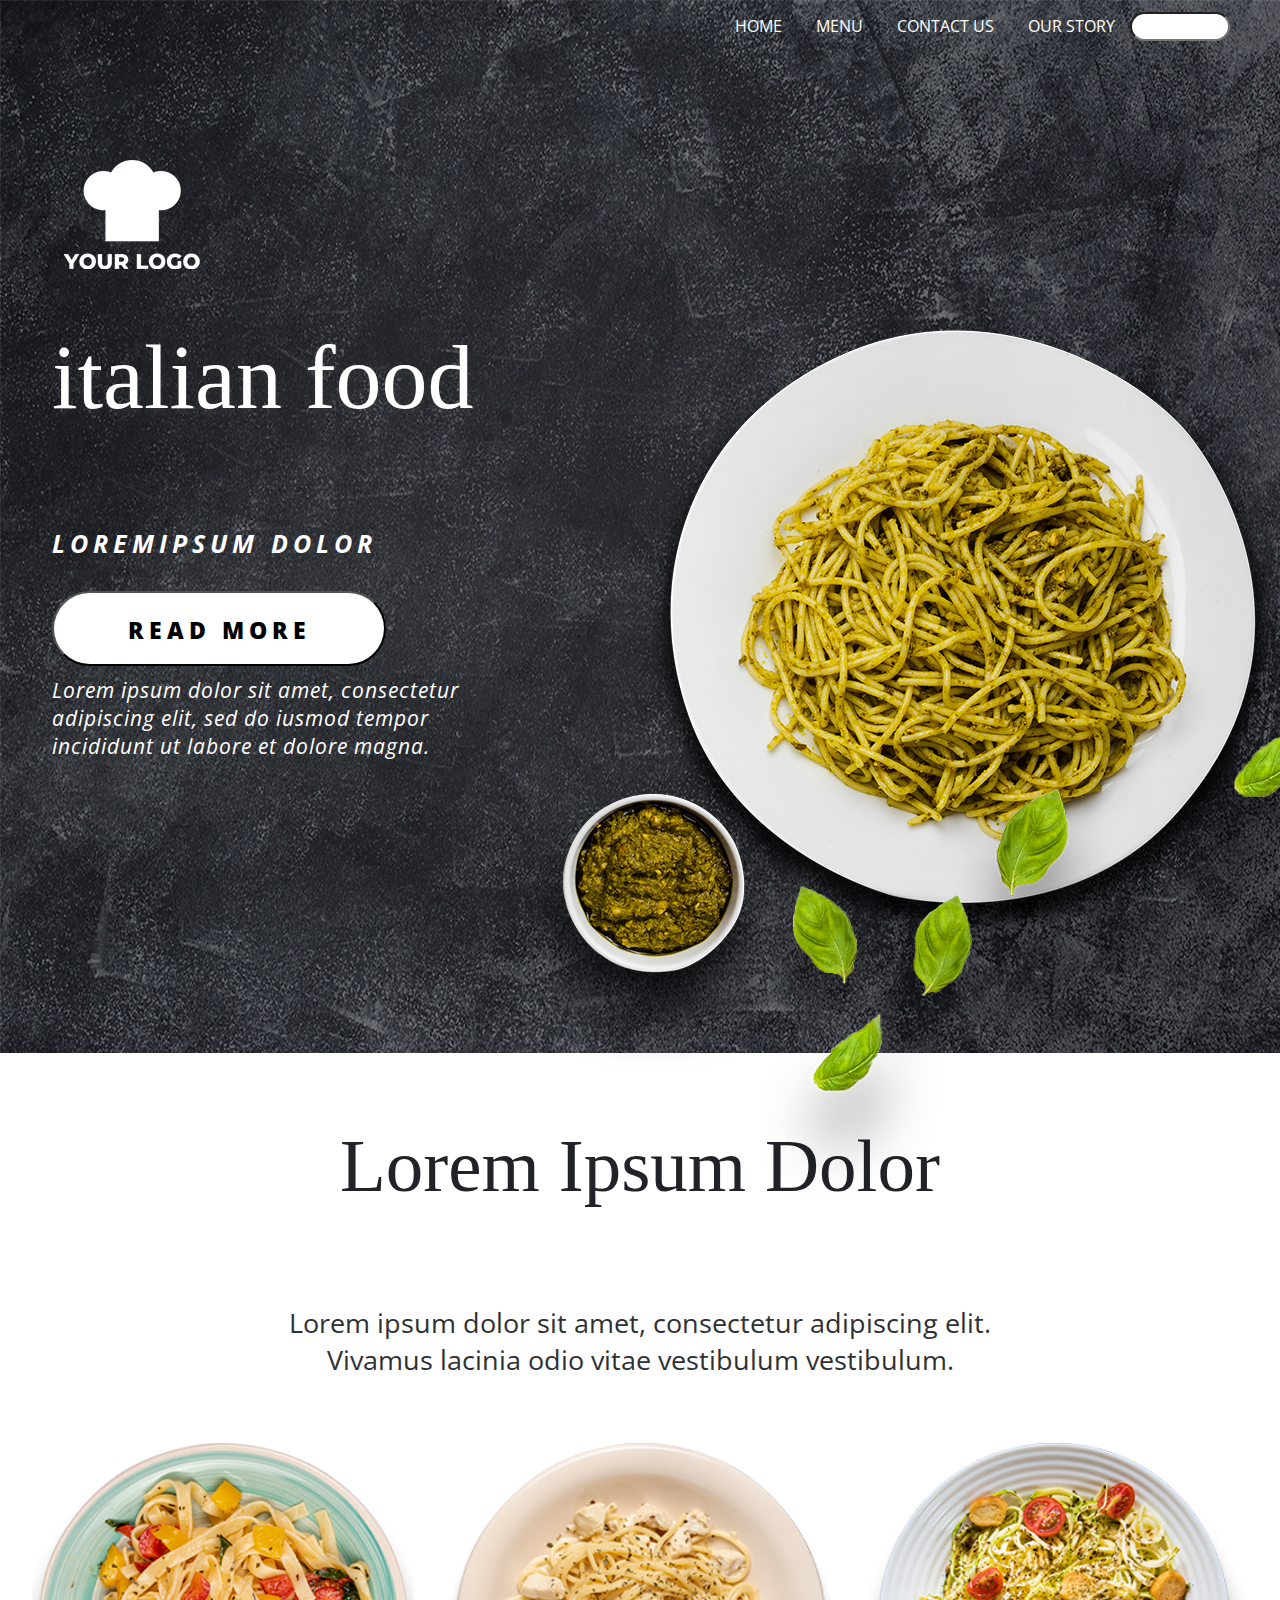
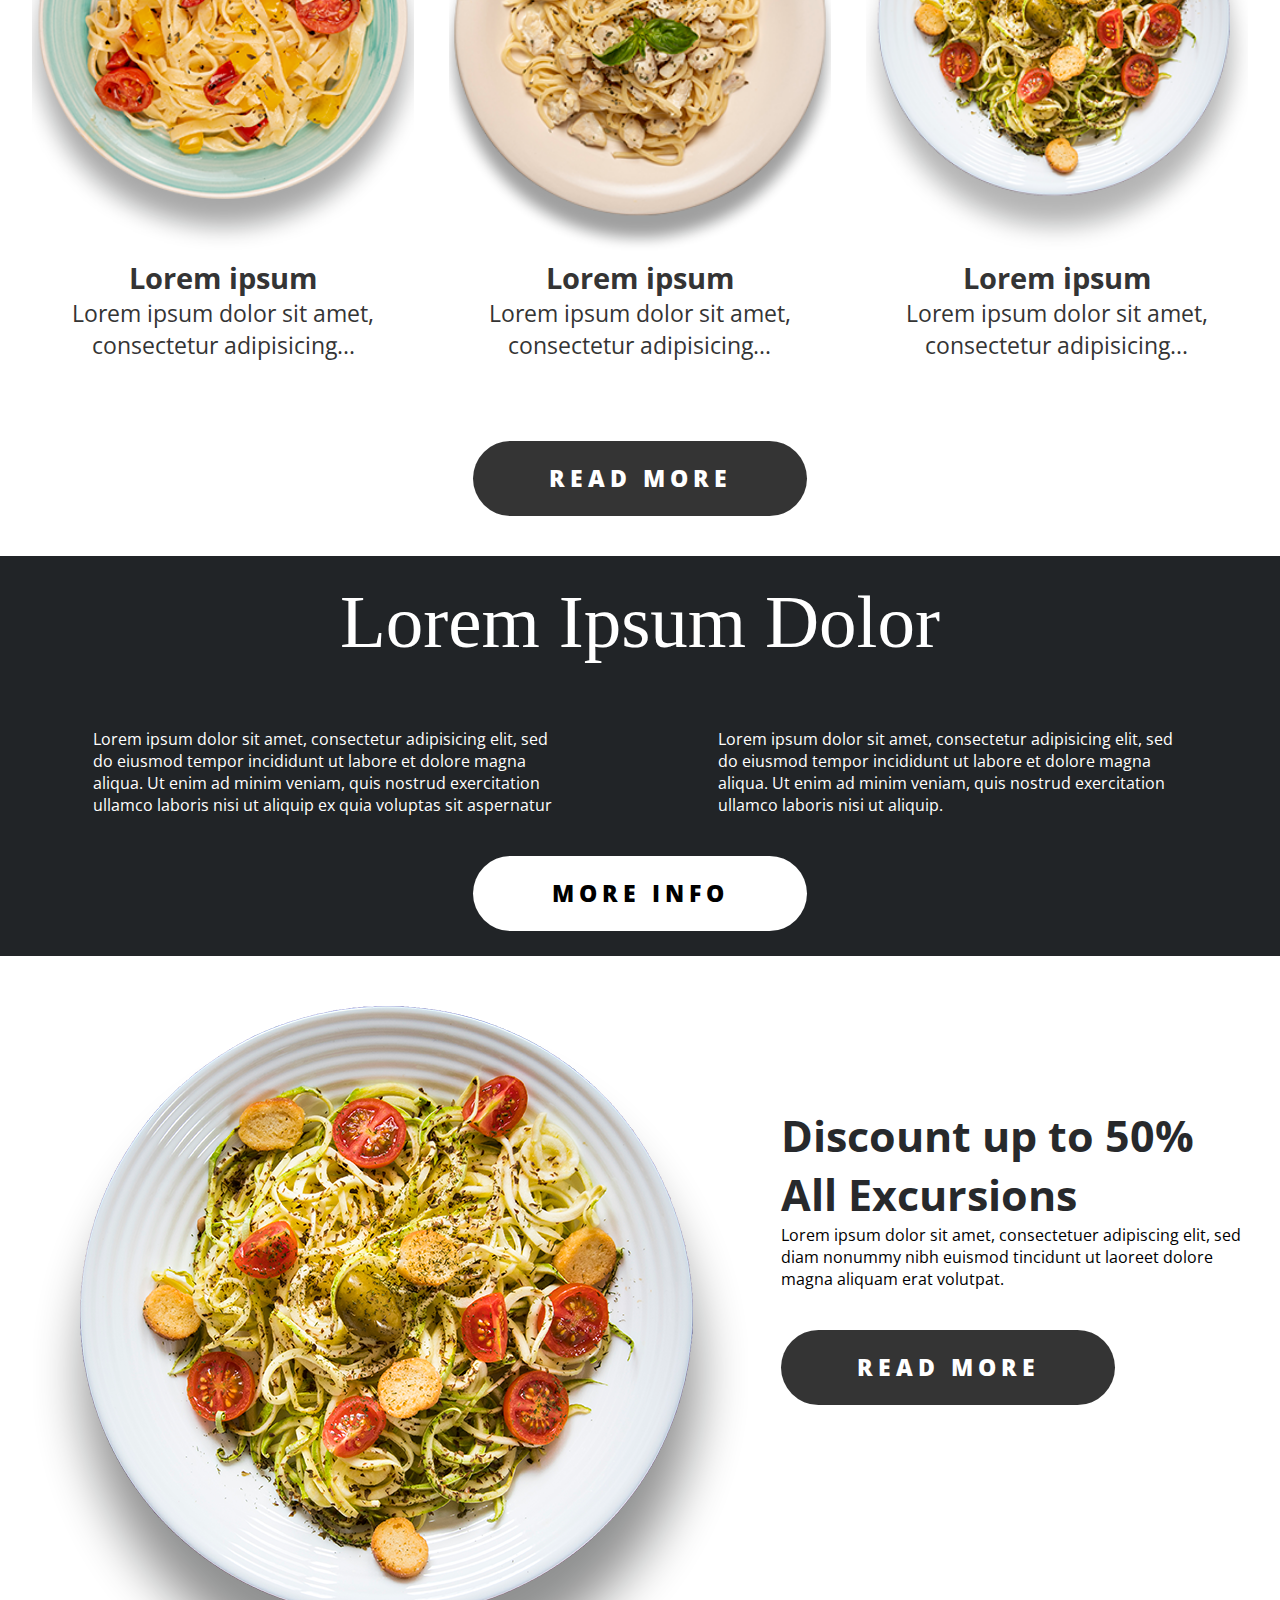
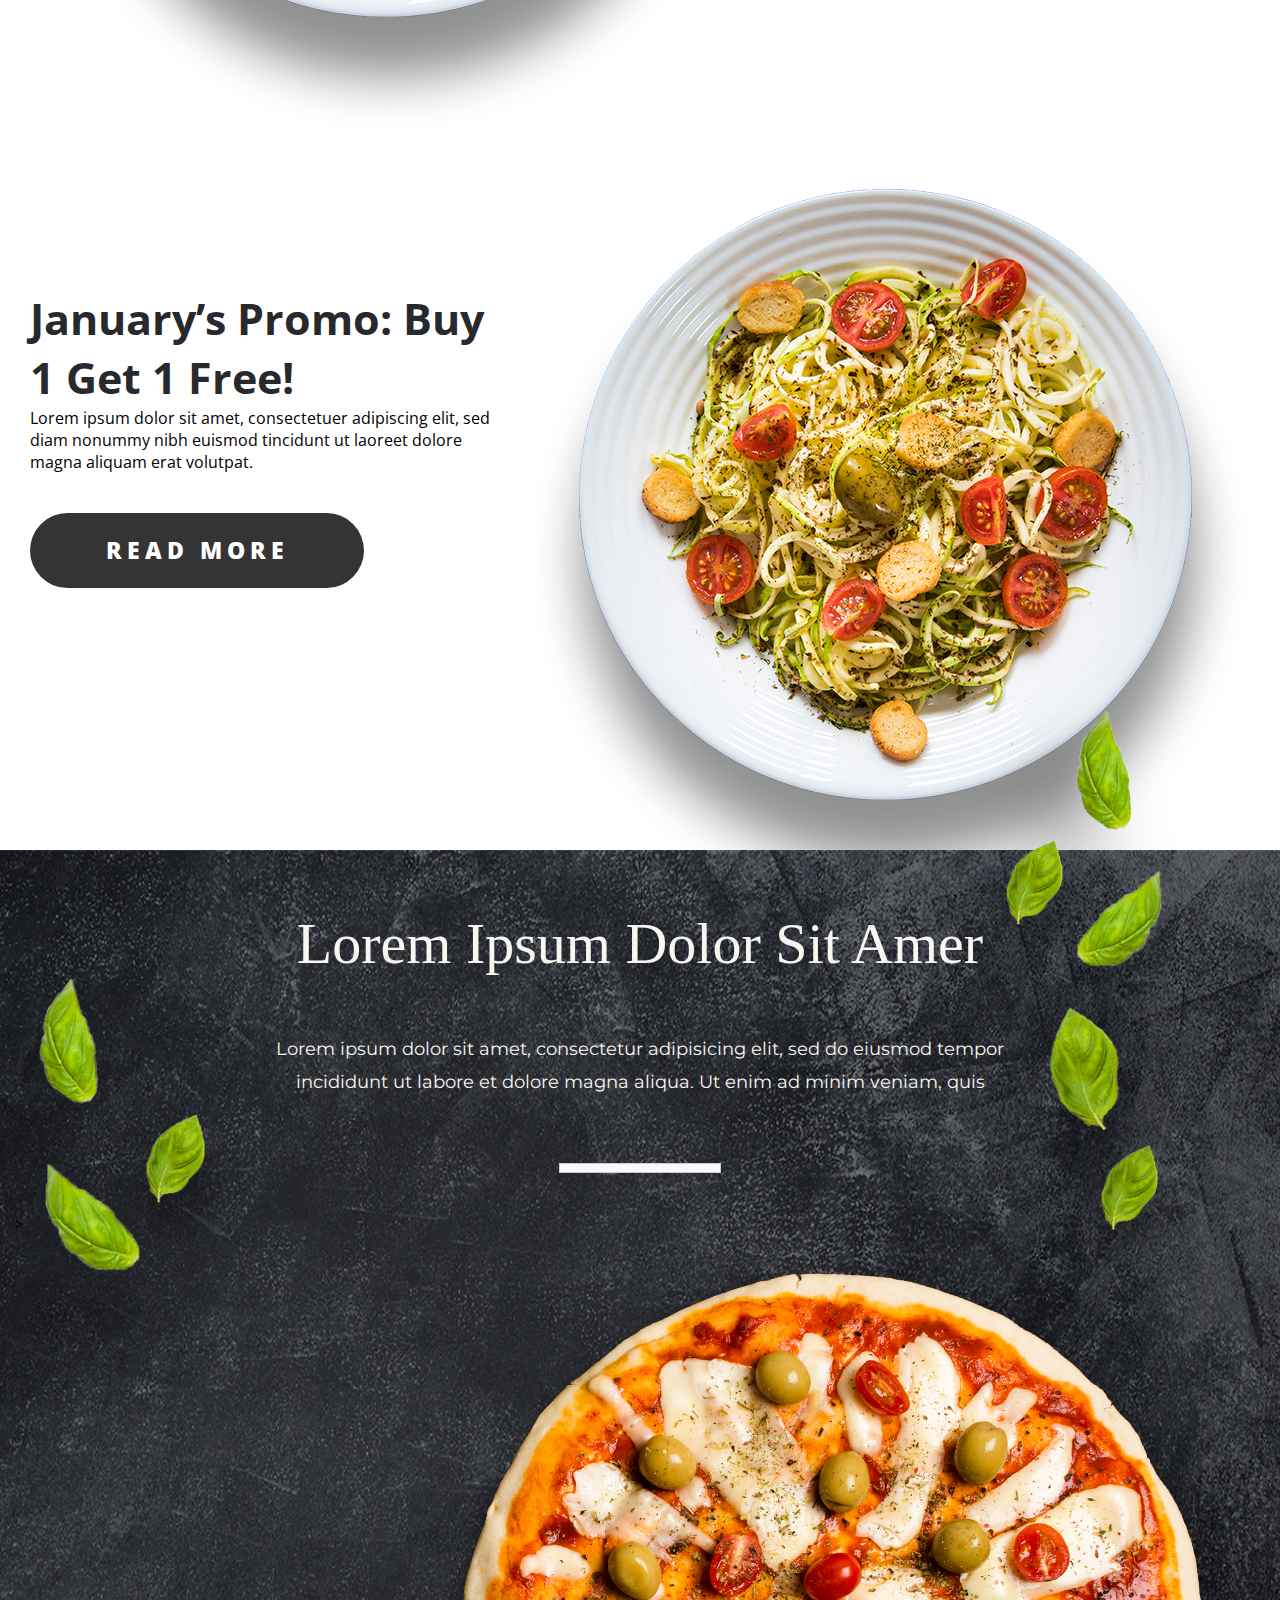
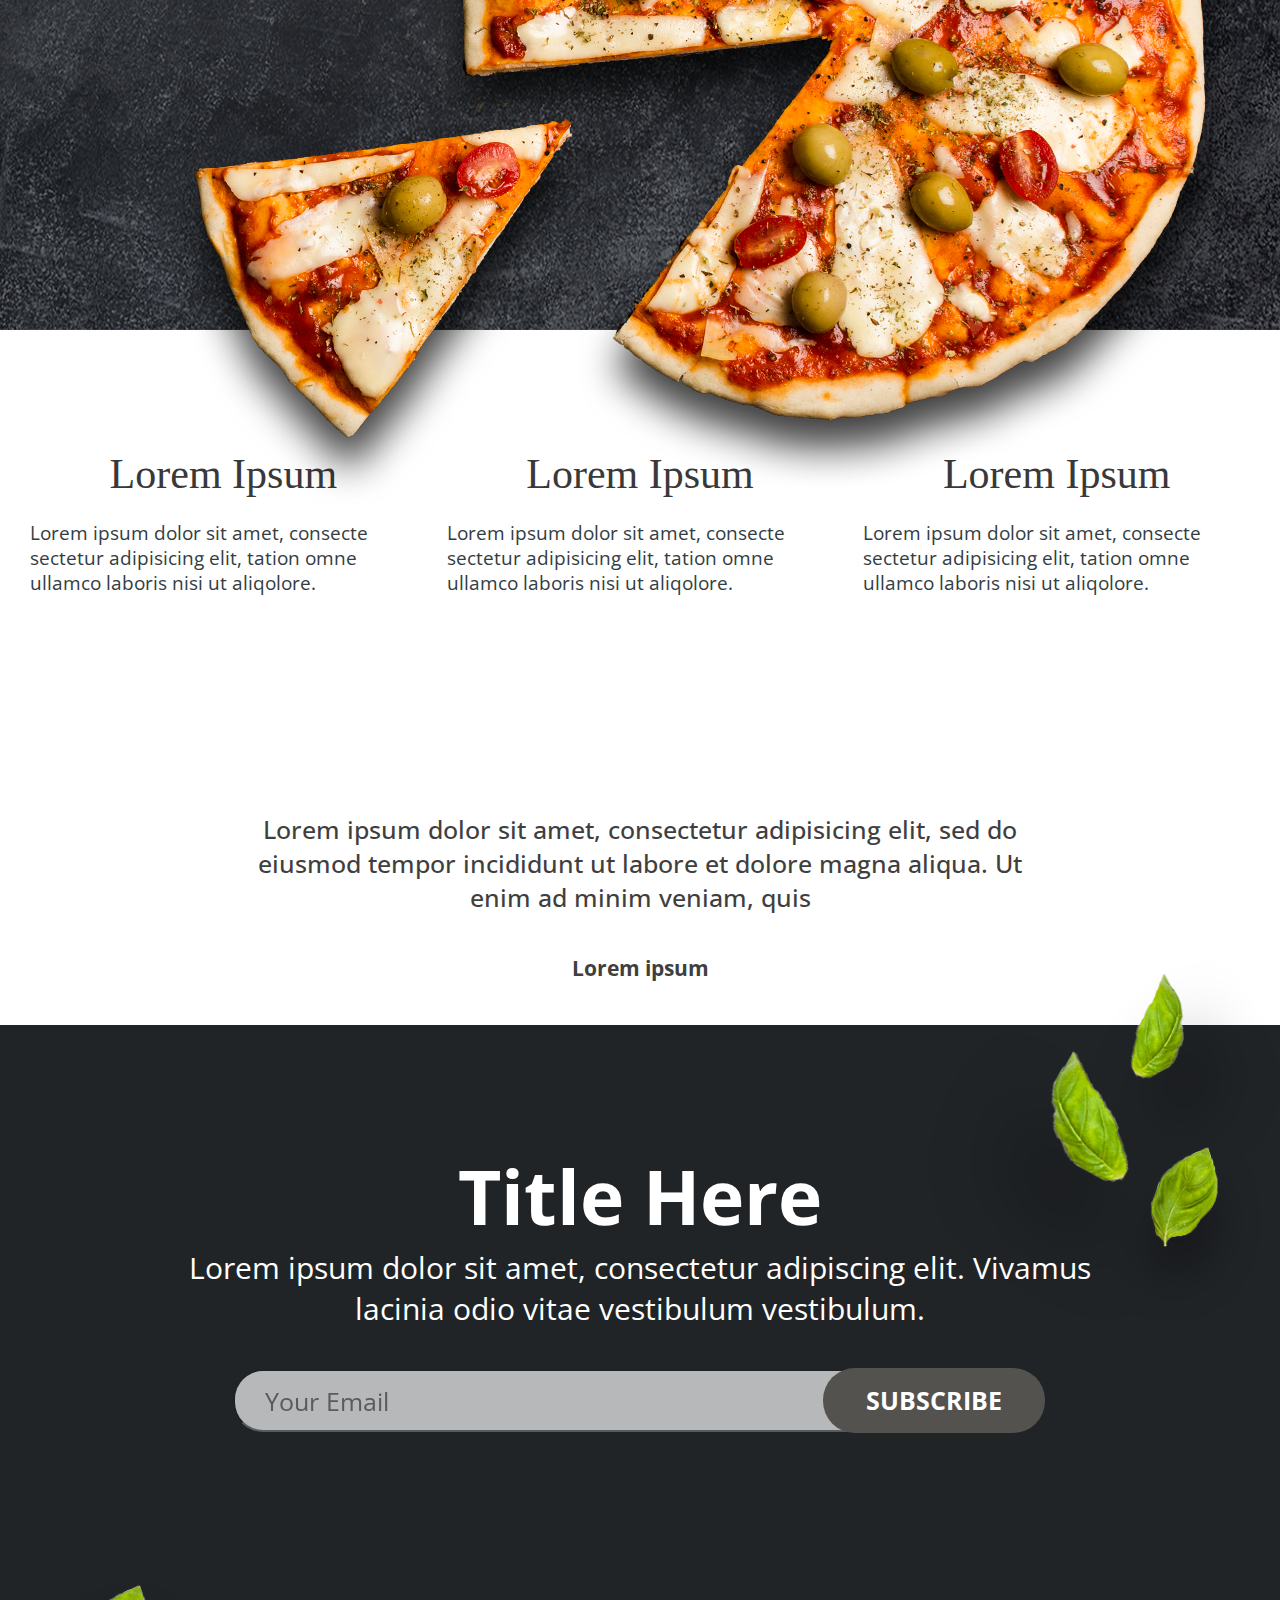
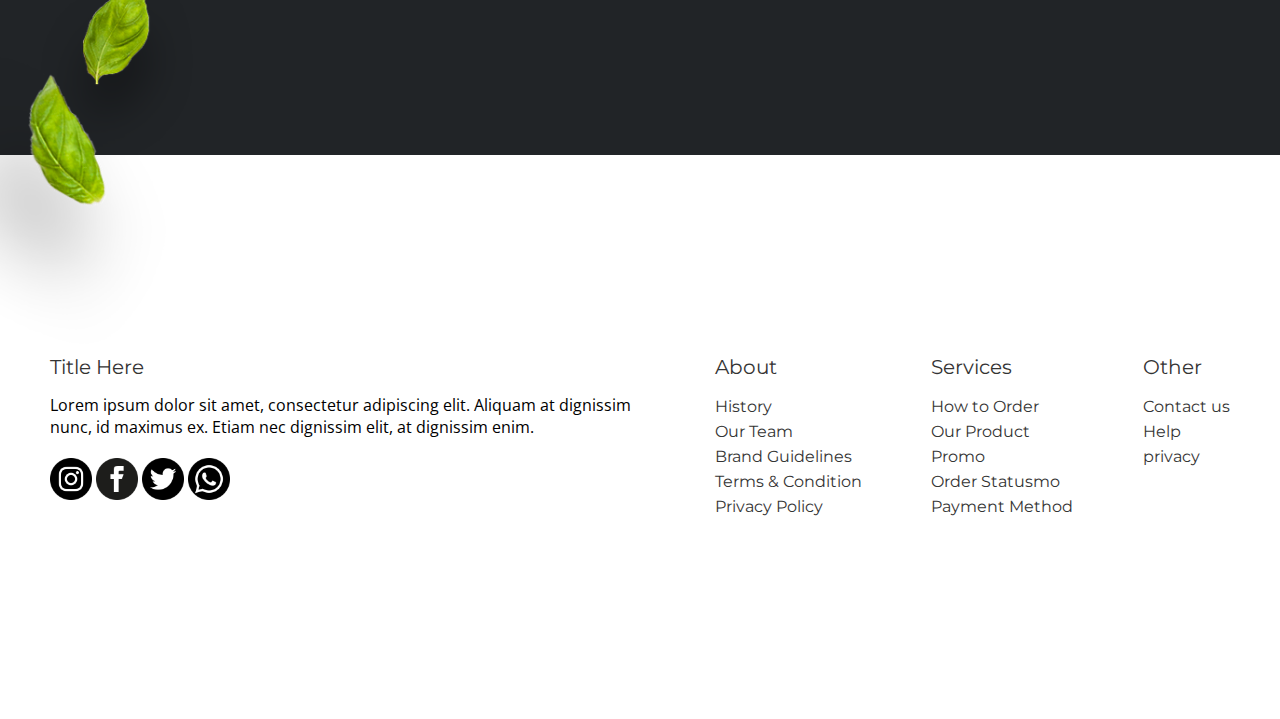
<file: italian food/index.html>
<!DOCTYPE html>
<html lang="en">

<head>
    <meta charset="UTF-8">
    <meta name="viewport" content="width=device-width, initial-scale=1.0">
    <meta name="description" content="">
    <title>Italian food</title>
    <link rel="shortcut icon" href="assets/images/partial.png">
    <link rel="preconnect" href="https://fonts.googleapis.com">
    <link rel="preconnect" href="https://fonts.gstatic.com" crossorigin>
    <link href="https://fonts.googleapis.com/css2?family=Open+Sans:ital,wght@0,300..800;1,300..800&display=swap"
        rel="stylesheet">
    <link rel="stylesheet" href="https://cdnjs.cloudflare.com/ajax/libs/font-awesome/6.6.0/css/all.min.css"
        integrity="sha512-Kc323vGBEqzTmouAECnVceyQqyqdsSiqLQISBL29aUW4U/M7pSPA/gEUZQqv1cwx4OnYxTxve5UMg5GT6L4JJg=="
        crossorigin="anonymous" referrerpolicy="no-referrer" />
    <link href="https://fonts.cdnfonts.com/css/reey" rel="stylesheet">
    <link rel="preconnect" href="https://fonts.googleapis.com">
    <link rel="preconnect" href="https://fonts.gstatic.com" crossorigin>
    <link
        href="https://fonts.googleapis.com/css2?family=Montserrat:ital,wght@0,100..900;1,100..900&family=Roboto:ital,wght@0,100;0,300;0,400;0,500;0,700;0,900;1,100;1,300;1,400;1,500;1,700;1,900&display=swap"
        rel="stylesheet">
    <link rel="stylesheet" href="assets/css/style.css">
</head>



<header class="header" id="header">
    <div class="d-flex main-menu">

        <nav class="mla">
            <ul class="nav-menu">
                <li class="nav-item"><a href="#">Home</a></li>
                <li class="nav-item"><a href="#">menu</a></li>
                <li class="nav-item"><a href="#">Contact us</a></li>
                <li class="nav-item"><a href="#">Our Story</a></li>
            </ul>
        </nav>
        <div class="search">
            <input type="text" name="" id="">
            <i class="fa-solid fa-magnifying-glass posi-re"></i>
        </div>
    </div>
    <div class="hero-dis">
        <div class="main-head">italian food</div>
        <div class="main-dis">LOREMIPSUM DOLOR</div>

        <a href=""><button class="btn-read-more">read more</button></a>
        <div>
            <p class="par-dis">Lorem ipsum dolor sit amet, consectetur adipiscing elit, sed do iusmod tempor
                incididunt ut labore et
                dolore magna.</p>
        </div>
    </div>


    <img class="logo-png posi-ab" src="assets/images/logo.png" alt="">
    <img class="nood-png  posi-ab" src="assets/images/nood.png" alt="">
    <img class="chatni-png  posi-ab" src="assets/images/chatni.png" alt="">
    <img class="leaf-png  posi-ab" src="assets/images/leaf.png" alt="">
</header>
<main>
    <section class="three-dish">
        <div class="container-fluid">

            <div class="row">
                <div class="col sec1-head">Lorem Ipsum Dolor</div>
            </div>
            <div class="row">
                <div class="col sec1-head-disc">Lorem ipsum dolor sit amet, consectetur adipiscing elit. <br>Vivamus
                    lacinia odio vitae
                    vestibulum vestibulum. </div>

            </div>
            <div class="row">
                <div class="col">
                    <img src="assets/images/dishst.png.png" alt="" class="dish-size">
                    <div class=" dish-head">Lorem ipsum</div>
                    <div class="dish-head-disc">Lorem ipsum dolor sit amet,<br>
                        consectetur adipisicing...
                    </div>
                </div>
                <div class="col"><img src="assets/images/dishnd.png.png" alt="" class="dish-size">
                    <div class=" dish-head">Lorem ipsum</div>
                    <div class="dish-head-disc">Lorem ipsum dolor sit amet,<br>
                        consectetur adipisicing...
                    </div>
                </div>
                <div class="col"><img src="assets/images/dishrd.png.png" alt="" class="dish-size">
                    <div class=" dish-head">Lorem ipsum</div>
                    <div class="dish-head-disc">Lorem ipsum dolor sit amet,<br>
                        consectetur adipisicing...
                    </div>
                </div>
            </div>
            <div class="row">
                <div class="col "><a href="" class="dish-btn">Read more</a></div>
            </div>
    </section>

    <section class="sec2-bg">
        <div class="container-fluid">

            <div class="row">
                <div class="col sec2-head">Lorem Ipsum Dolor </div>
            </div>
            <div class="row">
                <div class="col sec2-head-disc">Lorem ipsum dolor sit amet, consectetur adipisicing elit, sed
                    do eiusmod tempor incididunt ut labore et dolore magna
                    aliqua. Ut enim ad minim veniam, quis nostrud exercitation
                    ullamco laboris nisi ut aliquip ex quia voluptas sit aspernatur

                </div>
                <div class="col sec2-head-disc">Lorem ipsum dolor sit amet, consectetur adipisicing elit, sed
                    do eiusmod tempor incididunt ut labore et dolore magna
                    aliqua. Ut enim ad minim veniam, quis nostrud exercitation
                    ullamco laboris nisi ut aliquip.

                </div>
            </div>
            <div class="row">
                <div class="col"><a href="" class="sec2-btn">MORE INFO</a></div>
            </div>
        </div>
    </section>
    <section>
        <div class="container-fluid">

            <div class="row  sec3 posi-re">
                <div class="col sec3-col">
                    <img src="assets/images/sec3dishst.png.png" alt="" class="sec3-img1">
                </div>
                <div class=" col sec3-line">
                    <div class=" sec3-dish-head">Discount up to
                        50% All Excursions </div>
                    <div class=" sec3-dish-head-disc">Lorem ipsum dolor sit amet, consectetuer adipiscing elit, sed
                        diam
                        nonummy nibh euismod tincidunt ut laoreet dolore magna aliquam erat volutpat. </div>
                    <div class=" "><a href="" class="dish-btn">READ MORE</a></div>
                </div>
            </div>
            <div class="row  sec3">
                <div class=" col sec3-line">
                    <div class=" sec3-dish-head">January’s Promo:
                        Buy 1 Get 1 Free! </div>
                    <div class=" sec3-dish-head-disc">Lorem ipsum dolor sit amet, consectetuer adipiscing elit, sed
                        diam
                        nonummy nibh euismod tincidunt ut laoreet dolore magna aliquam erat volutpat. </div>
                    <div class=" "><a href="" class="dish-btn">READ MORE</a></div>
                </div>
                <div class="col sec3-col">
                    <img src="assets/images/sec3dishst.png.png" alt="" class="sec3-img2 ">
                </div>
            </div>
        </div>
    </section>
    <section class="sec4 posi-re">
        <div class="container-fluid">
            <div class="row">
                <div class="col sec4-head">Lorem Ipsum Dolor Sit Amer</div>
            </div>
            <div class="row">
                <div class="col sec4-head-descr">Lorem ipsum dolor sit amet, consectetur adipisicing elit, sed do
                    eiusmod tempor incididunt ut labore et dolore magna aliqua. Ut enim ad minim veniam, quis
                </div>
            </div>
            <div class="row">
                <div class=" col rectangle"></div>
            </div>

            <div><img src="assets/images/partial.png" alt="" class="sec4-partial posi-ab">
                <img src="assets/images/scliceOFpizza.png.png" alt="" class="sec4-sliceOFpizza posi-ab"> >
                <img src="assets/images/bothleaf.png.png" class="sec4-bothleaves posi-ab">
            </div>
        </div>
    </section>
    <section class="sec5">
        <div class="container-fluid">
            <div class="row">
                <div class="col">
                    <div class="sec5-head">Lorem Ipsum </div>
                    <div class=" sec5-head-descr">Lorem ipsum dolor sit amet, consecte
                        sectetur adipisicing elit, tation omne
                        ullamco laboris nisi ut aliqolore.</div>
                </div>
                <div class="col">
                    <div class="sec5-head">Lorem Ipsum </div>
                    <div class=" sec5-head-descr">Lorem ipsum dolor sit amet, consecte
                        sectetur adipisicing elit, tation omne
                        ullamco laboris nisi ut aliqolore.</div>
                </div>
                <div class="col">
                    <div class="sec5-head">Lorem Ipsum </div>
                    <div class=" sec5-head-descr">Lorem ipsum dolor sit amet, consecte
                        sectetur adipisicing elit, tation omne
                        ullamco laboris nisi ut aliqolore.</div>
                </div>
            </div>
            <div class="row sec5-last-row">
                <div class="col">
                    <div class="sec5-last-row-descr">Lorem ipsum dolor sit amet, consectetur adipisicing elit, sed do
                        eiusmod
                        tempor incididunt ut labore et dolore magna aliqua. Ut enim ad minim veniam, quis </div>
                    <div class="sec5-last-row-name">Lorem ipsum</div>
                </div>
            </div>
        </div>
    </section>
</main>
<footer>
    <section class="foot-title posi-re">
        <div class="container-fluid">
            <div class="row">
                <div class="col foot-col">
                    <div class="foot-sec1-head ">Title Here </div>
                    <div class="foot-sec1-head-descr mgt">Lorem ipsum dolor sit amet, consectetur adipiscing elit.
                        Vivamus
                        lacinia odio vitae vestibulum vestibulum. </div>
                    <div class="posi-re"> <input type="email" class="email mgt" placeholder="Your Email">
                        <a class="Sub-btn posi-re" href="#">Subscribe</a>
                    </div>
                </div>
            </div>
            <img class="posi-ab footerleaf" src="assets/images/footerleaf.png">
        </div>
    </section>
    <section class="foot-cnt">
        <div class="container-fluid">
            <div class="row">
                <div class="col foot-cnt ft-colst">
                    <div class="ft-head ">Title Here </div>
                    <div class="">Lorem ipsum dolor sit amet, consectetur adipiscing elit. Aliquam at dignissim
                        nunc, id
                        maximus ex. Etiam nec dignissim elit, at dignissim enim.
                    </div>
                    <div class="social">
                        <a href="https://www.instagram.com/" target="_blank">
                            <img class="social_icon" src="assets/images/instagram_1384015.png"></a>
                        <a href="https://www.facebook.com/" target="_blank">
                            <img class="social_icon" src="assets/images/fb_icon.png"></a>
                        <a href="https://twitter.com/" target="_blank">
                            <img class="social_icon" src="assets/images/twitter_icon.png"></a>
                        <a href="https://www.whatsapp.com/" target="_top">
                            <img class="social_icon" src="assets/images/whtsap_icon.png"></a>
                    </div>
                </div>
                <div class="col foot-cnt ">
                    <h6 class=" ft-head">About</h6>
                    <a href="#" class="ft-descr">History</a>
                    <a href="#" class="ft-descr">Our Team</a>
                    <a href="#" class="ft-descr"> Brand Guidelines</a>
                    <a href="#" class="ft-descr"> Terms & Condition</a>
                    <a href="#" class="ft-descr"> Privacy Policy</a>
                </div>

                <div class="col foot-cnt">
                    <h6 class=" ft-head">Services</h6>
                    <a href="#" class="ft-descr">How to Order</a>
                    <a href="#" class="ft-descr"> Our Product</a>
                    <a href="#" class="ft-descr">Promo</a>
                    <a href="#" class="ft-descr">Order Statusmo</a>
                    <a href="#" class="ft-descr">Payment Method</a>
                </div>
                <div class="col foot-cnt">
                    <h6 class=" ft-head">Other</h6>
                    <a href="#" class="ft-descr">Contact us</a>
                    <a href="#" class="ft-descr">Help</a>
                    <a href="#" class="ft-descr">privacy</a>
                </div>
            </div>
        </div>

    </section>

</footer>
</body>

</html>
</file>
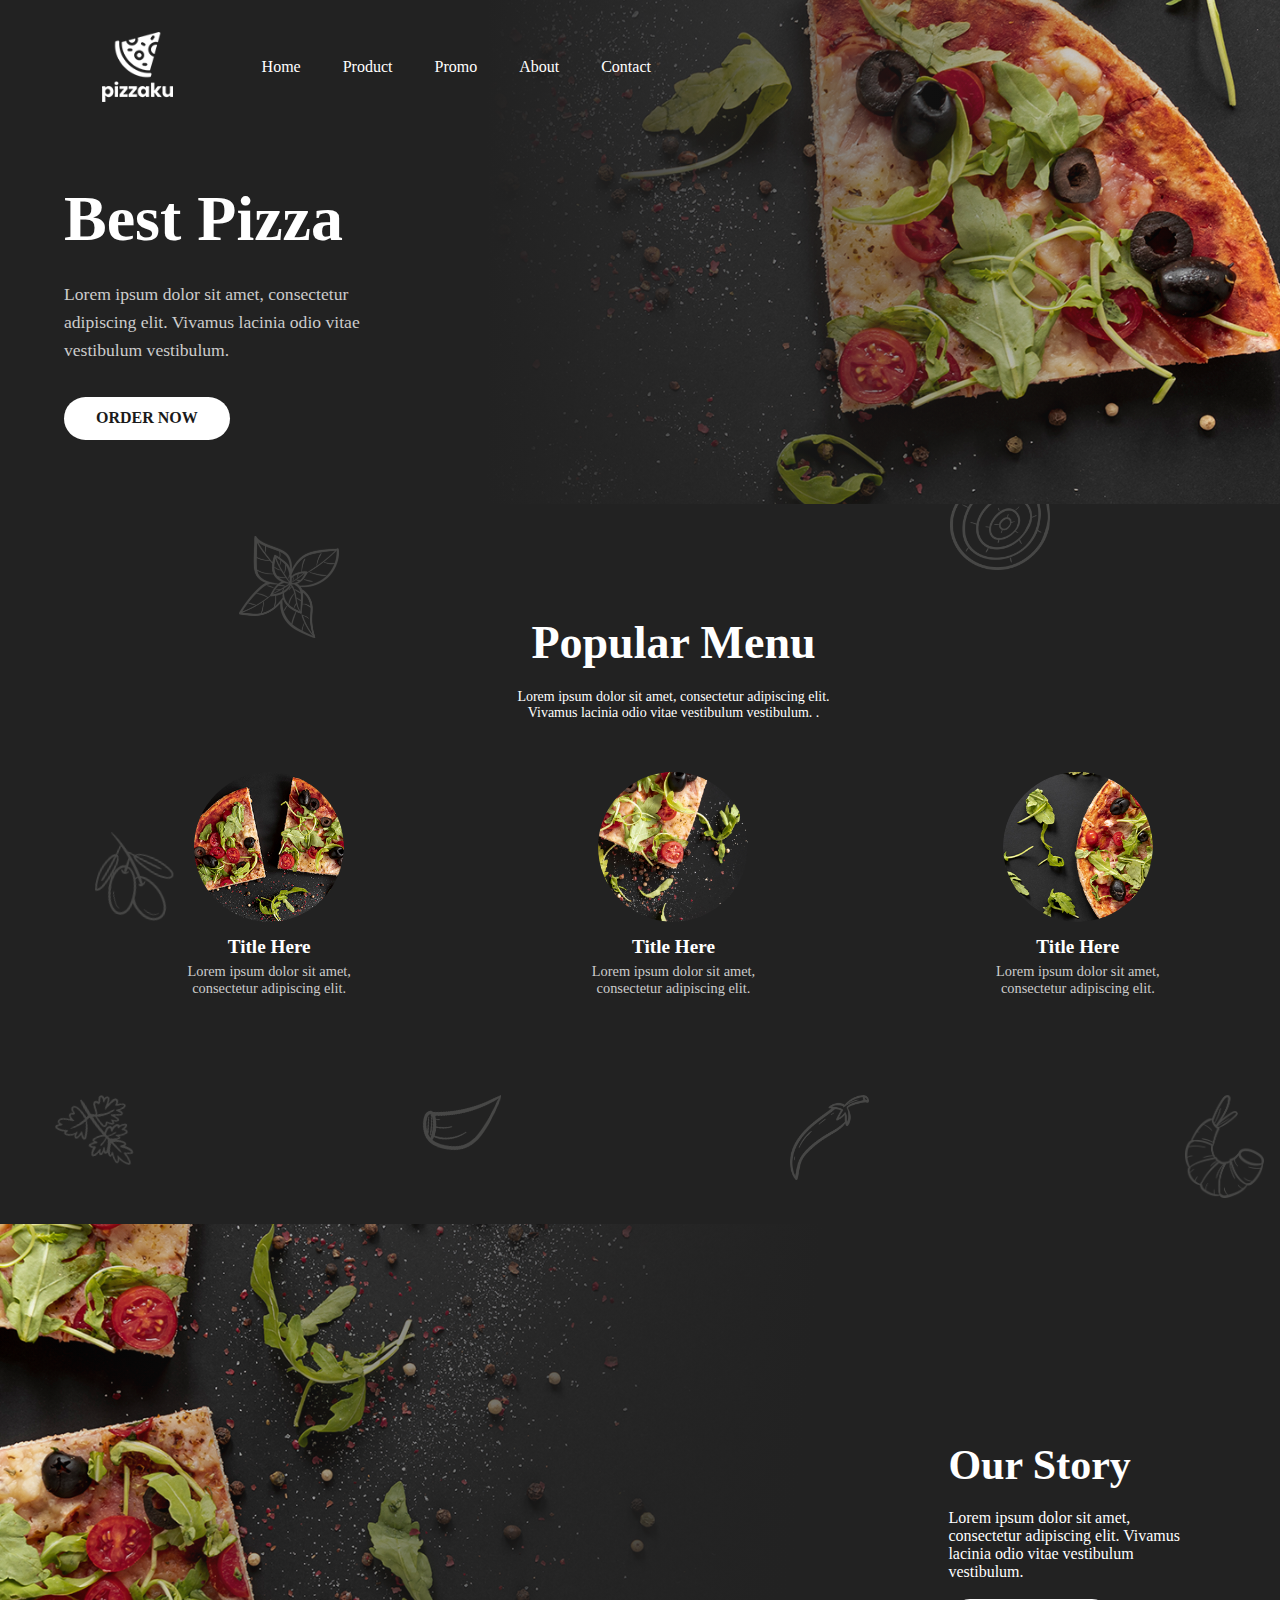
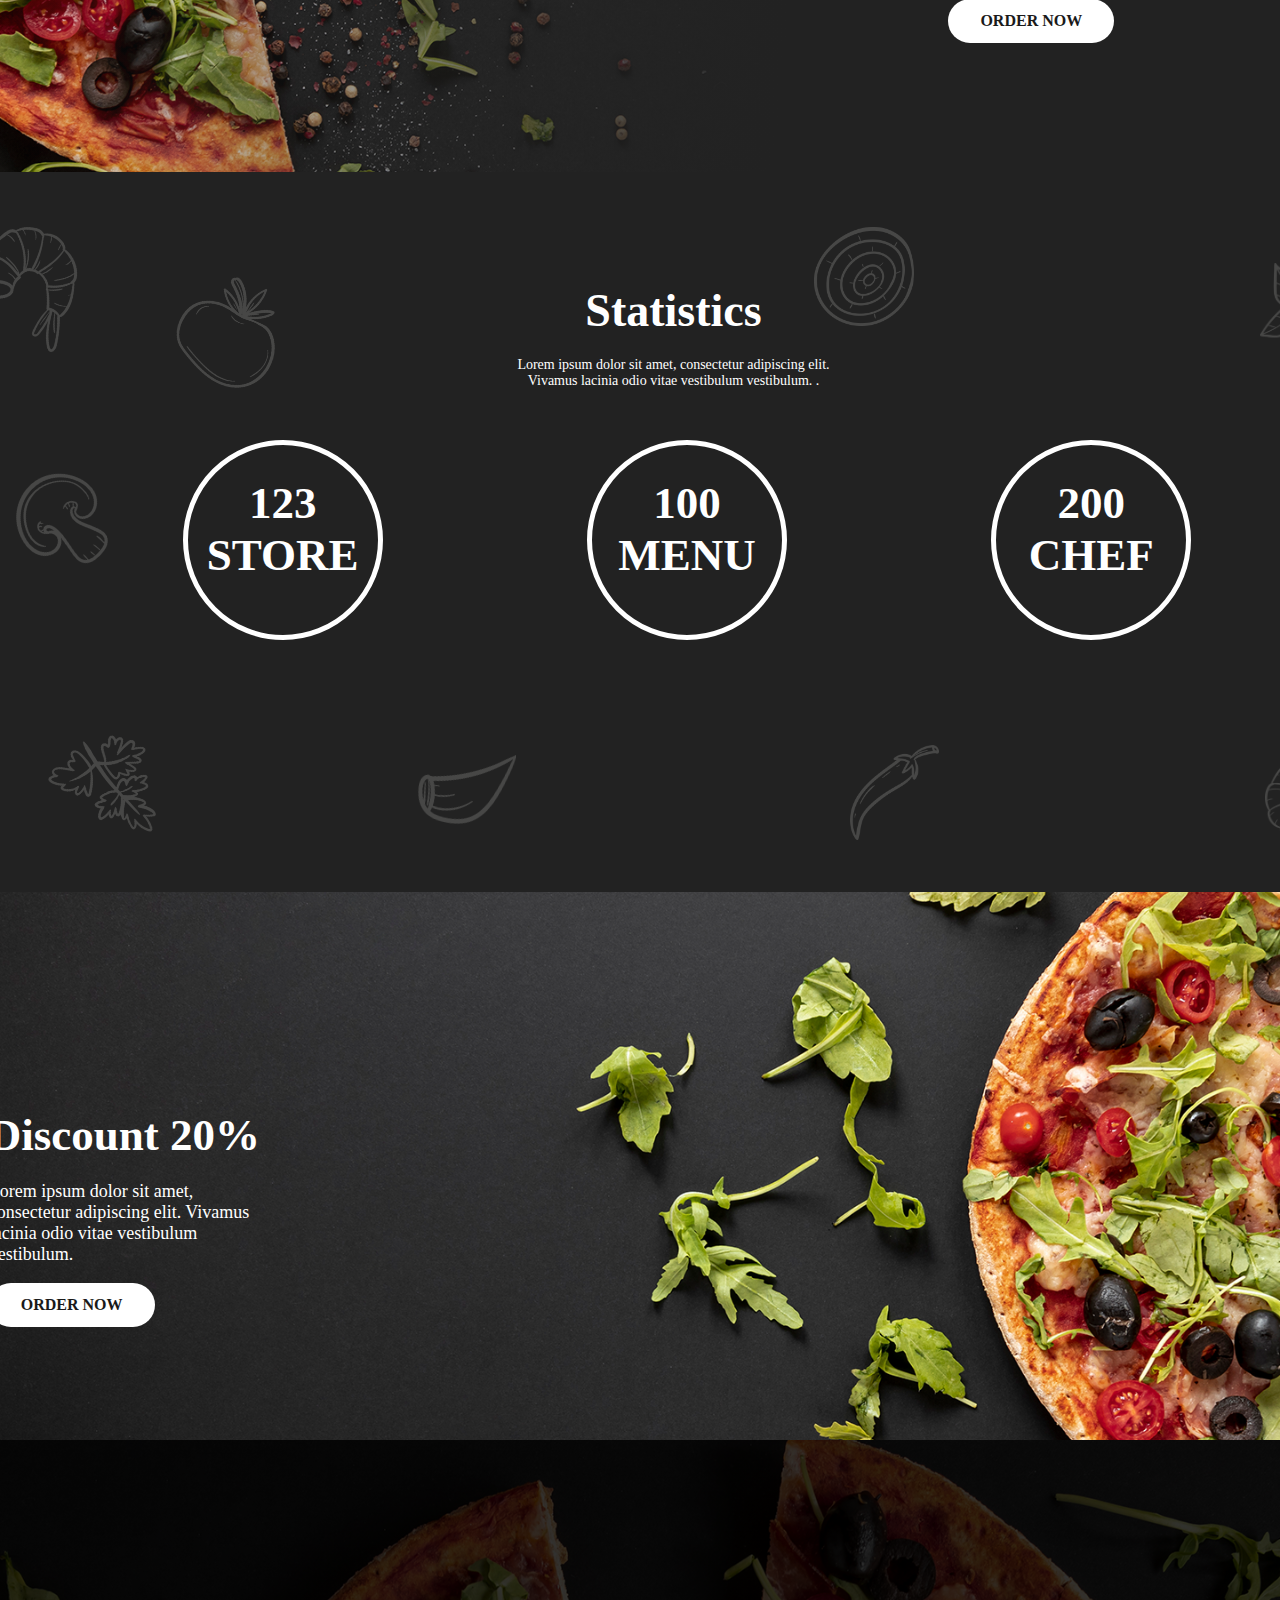
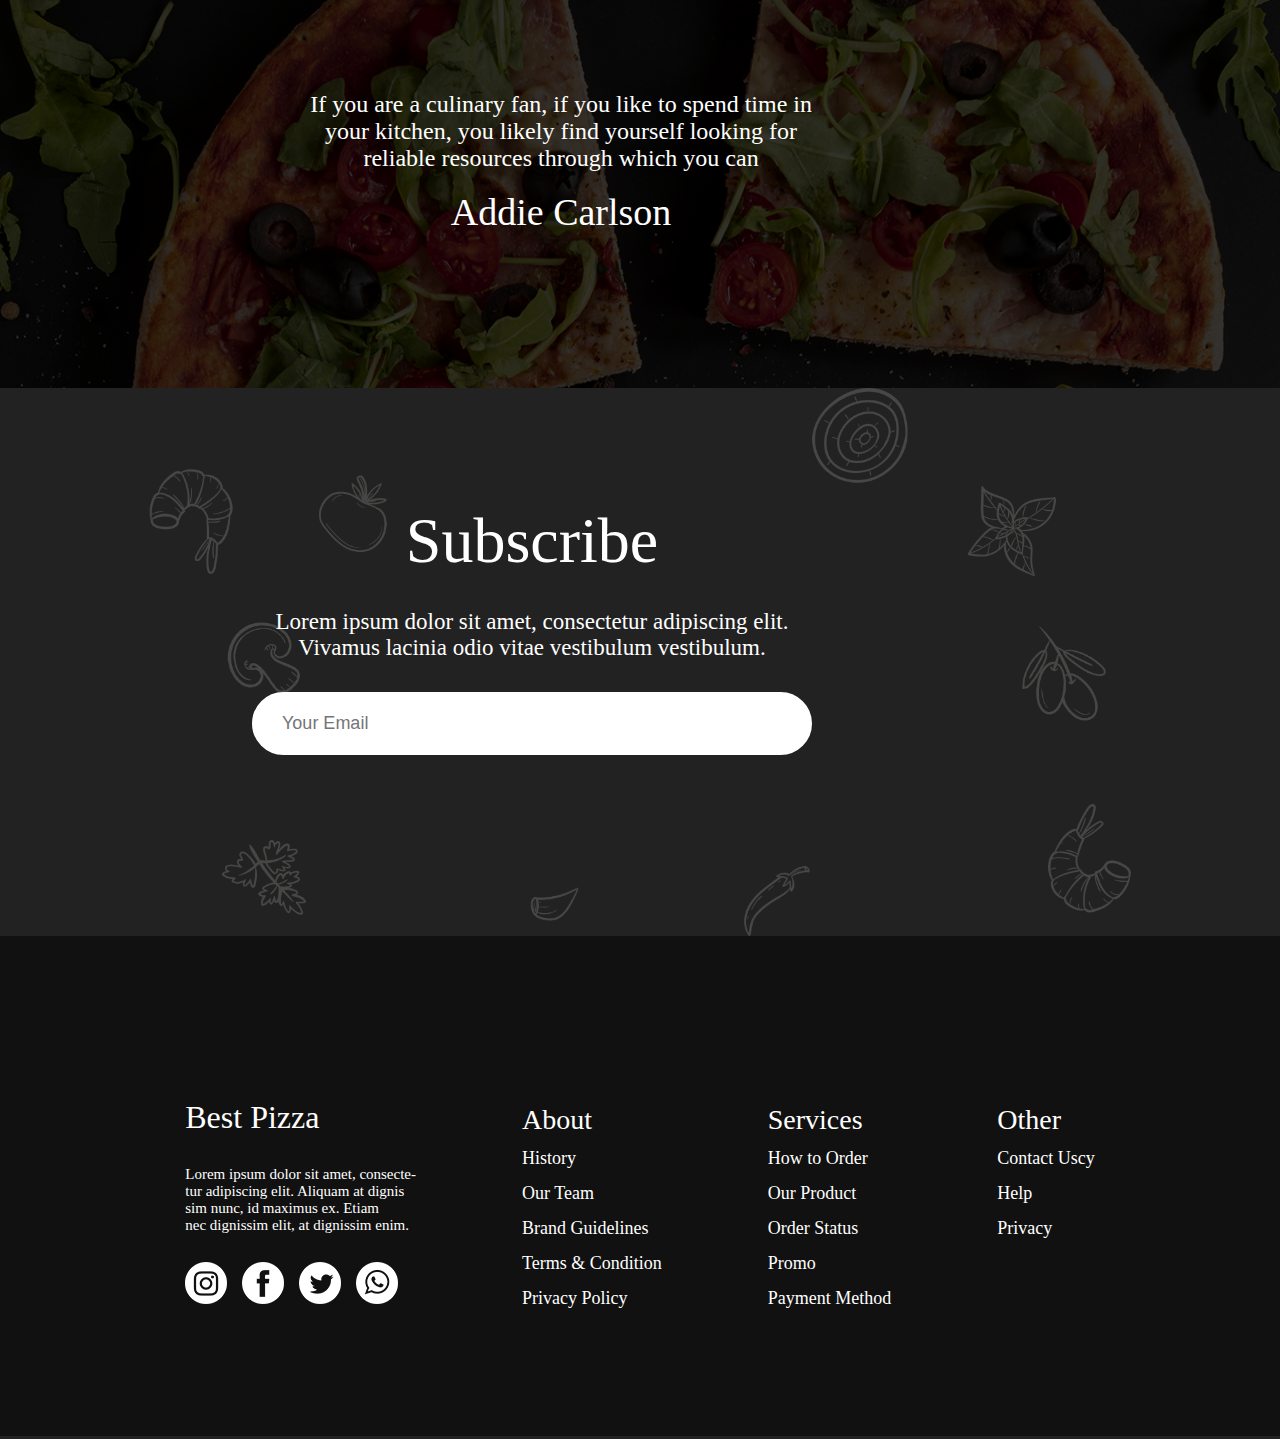
<file: pizza/index.html>
<!DOCTYPE html>
<html lang="en">

<head>
    <meta charset="UTF-8">
    <meta name="viewport" content="width=device-width, initial-scale=1.0">
    <title>Best Pizza</title>
    <link rel="stylesheet" href="./assest/css/style.css">
    <style>

    </style>
</head>

<body>
    <section class="hero">
        <div class="container">
            <div class="hero-one">
                <div class="hero-nav">
                    <nav class="nav-bar">
                        <img src="./assest/img/Logo.png" alt="Pizza Logo" class="logo">
                        <div class="nav-links">
                            <a href="#home">Home</a>
                            <a href="#product">Product</a>
                            <a href="#promo">Promo</a>
                            <a href="#about">About</a>
                            <a href="#contact">Contact</a>
                        </div>
                    </nav>
                </div>

                <div class="hero-content">
                    <h1>Best Pizza</h1>
                    <p>Lorem ipsum dolor sit amet, consectetur <br> adipiscing elit. Vivamus lacinia odio vitae <br>
                        vestibulum vestibulum.</p>
                    <a href="#order" class="order-btn">ORDER NOW</a>
                </div>
            </div>
        </div>
    </section>

    <!-- section-1 end -->

    <!-- section-2 -->
    <section class="hero-two">
        <div class="container">
            <div class="hero-content-two">
                <div class="hero-content-two-img">
                    <!-- <img src="../pizaa/assest/img/02.png" alt="Pizza"> -->
                </div>
                <div class="hero-content-two-text">
                    <div class="hero-content-two-text-h2">

                        <h2>Popular Menu</h2>
                    </div>
                    <div class="hero-content-two-text-p">
                        <p>
                            Lorem ipsum dolor sit amet, consectetur adipiscing elit.<br> Vivamus lacinia odio vitae
                            vestibulum vestibulum. .
                        </p>
                    </div>
                </div>
                <div class="menu-items">
                    <div class="menu-item">
                        <img src="./assest/img/04.png" alt="Pizza 1">
                        <div class="menu-item-1">
                            <h3>Title Here</h3>
                            <p>Lorem ipsum dolor sit amet,<br> consectetur adipiscing elit.</p>
                        </div>
                    </div>
                    <div class="menu-item">
                        <img src="./assest/img/05.png" alt="Pizza 2">
                        <div class="menu-item-1">
                            <h3>Title Here</h3>
                            <p>Lorem ipsum dolor sit amet,<br> consectetur adipiscing elit.</p>
                        </div>
                    </div>
                    <div class="menu-item">
                        <img src="./assest/img/06.png" alt="Pizza 3">

                        <div class="menu-item-1">
                            <h3>Title Here</h3>
                            <p>Lorem ipsum dolor sit amet,<br> consectetur adipiscing elit.</p>
                        </div>
                    </div>
                </div>
                <div class="svg-img">
                    <svg>
                        <img src="./assest/img/01.svg" class="svg01" alt="">
                        <img src="./assest/img/02.svg" class="svg02" alt="">
                        <img src="./assest/img/03.svg" class="svg03" alt="">
                        <img src="./assest/img/04.svg" class="svg04" alt="">
                        <img src="./assest/img/05.svg" class="svg05" alt="">
                        <img src="./assest/img/06.svg" class="svg06" alt="">
                        <img src="./assest/img/07.svg" class="svg07" alt="">
                        <img src="./assest/img/08.svg" class="svg08" alt="">
                        <img src="./assest/img/09.svg" class="svg09" alt="">
                        <img src="./assest/img/10.svg" class="svg10" alt="">
                    </svg>

                </div>

            </div>

    </section>




    <section class="hero-three">
        <div class="container">
            <div class="hero-content-three">
                <div class="hero-content-three-text">
                    <h3 class="hero-content-three-h3">Our Story</h3>
                    <p class="hero-content-three-p">
                        Lorem ipsum dolor sit amet,<br> consectetur adipiscing elit. Vivamus<br> lacinia odio vitae
                        vestibulum<br> vestibulum.
                    </p>
                    <a href="#order" class="order-btn-two">ORDER NOW</a>
                </div>
            </div>
        </div>
    </section>





    <section class="hero-four">
        <div class="container">
            <div class="hero-content-four">
                <div class="hero-content-four-img">
                </div>
                <div class="hero-content-four-text">
                    <div class="hero-content-two-text-h4">

                        <h4>Statistics</h4>
                    </div>
                    <div class="hero-content-four-text-p">
                        <p>
                            Lorem ipsum dolor sit amet, consectetur adipiscing elit.<br> Vivamus lacinia odio vitae
                            vestibulum vestibulum. .
                        </p>
                    </div>
                </div>
                <div class="menu-item-three">
                    <div class="menu-item-three-d">
                        <div class="menu-item-three-d-p">
                            <p class="menu-item-three-d-p-text">
                                123 <br>STORE
                            </p>
                        </div>

                    </div>
                    <div class="menu-item-three-d">
                        <div class="menu-item-three-d-p">
                            <p class="menu-item-three-d-p-text">
                                100 <br>MENU
                            </p>
                        </div>

                    </div>
                    <div class="menu-item-three-d">
                        <div class="menu-item-three-d-p">
                            <p class="menu-item-three-d-p-text">
                                200 <br>CHEF
                            </p>
                        </div>
                    </div>
                </div>
                <div class="svg-img-two">
                    <svg>

                        <img src="./assest/img/01.svg" class="svg010" alt="">
                        <img src="./assest/img/02.svg" class="svg020" alt="">
                        <img src="./assest/img/03.svg" class="svg030" alt="">
                        <img src="./assest/img/04.svg" class="svg040" alt="">
                        <img src="./assest/img/05.svg" class="svg050" alt="">
                        <img src="./assest/img/06.svg" class="svg060" alt="">
                        <img src="./assest/img/07.svg" class="svg070" alt="">
                        <img src="./assest/img/08.svg" class="svg080" alt="">
                        <img src="./assest/img/09.svg" class="svg090" alt="">
                        <img src="./assest/img/10.svg" class="svg100" alt="">
                    </svg>
                </div>
            </div>

    </section>





    <section class="hero-five">
        <div class="container">
            <div class="hero-content-five">
                <div class="hero-content-five-text">
                    <h3 class="hero-content-five-h3">Discount 20%</h3>
                    <p class="hero-content-five-p">
                        Lorem ipsum dolor sit amet,<br> consectetur adipiscing elit. Vivamus<br> lacinia odio vitae
                        vestibulum<br> vestibulum.
                    </p>
                    <a href="#order" class="order-btn-three">ORDER NOW</a>
                </div>
            </div>
        </div>
    </section>





    <section class="hero-six">
        <div class="container">
            <div class="hero-content-six">

                <div class="hero-content-six-one-text">
                    <p>
                        If you are a culinary fan, if you like to spend time in<br> your kitchen, you likely find
                        yourself
                        looking for <br> reliable resources through which you can
                    </p>
                </div>
                <div class="hero-content-six-two-text">
                    <p>
                        Addie Carlson
                    </p>
                </div>
            </div>
        </div>
    </section>







    <section class="hero-seven">
        <div class="container">
            <div class="hero-content-seven">

                <div class="hero-content-seven-one-text">
                    <p>Subscribe
                    </p>
                </div>
                <div class="hero-content-seven-two-text">
                    <p>
                        Lorem ipsum dolor sit amet, consectetur adipiscing elit.<br> Vivamus lacinia odio vitae
                        vestibulum vestibulum.
                    </p>
                </div>
                <div class="hero-content-seven-three-email">
                    <input type="email" placeholder="Your Email">
                </div>
            </div>
        </div>
    </section>






    

    <footer class="footer">
        <div class="footer-content">
            <div class="footer-column">
                <h3 class="fh3">Best Pizza</h3>
                <div class="footer-p">
                    <p>
                        Lorem ipsum dolor sit amet, consecte-<br>tur adipiscing elit. Aliquam at dignis<br>sim nunc, id
                        maximus ex. Etiam <br>nec dignissim elit, at dignissim enim.
                    </p>

                </div>
                <div class="social-icons">
                    <img src="./assest/img/12.png" alt="WhatsApp">
                    <img src="./assest/img/11.png" alt="Twitter">
                    <img src="./assest/img/10.png" alt="Facebook">
                    <img src="./assest/img/09.png" alt="Instagram">
                </div>
            </div>
            <div class="footer-column">
                <h3 class="fhf">About</h3>
                <ul>
                    <li><a href="#">History</a></li>
                    <li><a href="#">Our Team</a></li>
                    <li><a href="#">Brand Guidelines</a></li>
                    <li><a href="#">Terms & Condition</a></li>
                    <li><a href="#">Privacy Policy</a></li>
                </ul>
            </div>
            <div class="footer-column">
                <h3 class="fhf">Services</h3>
                <ul>
                    <li><a href="#">How to Order</a></li>
                    <li><a href="#">Our Product</a></li>
                    <li><a href="#">Order Status</a></li>
                    <li><a href="#">Promo</a></li>
                    <li><a href="#">Payment Method</a></li>
                </ul>
            </div>
            <div class="footer-column">
                <h3 class="fhf">Other</h3>
                <ul>
                    <li><a href="#">Contact Uscy</a></li>
                    <li><a href="#">Help</a></li>
                    <li><a href="#">Privacy</a></li>
                </ul>
            </div>
        </div>
    </footer>
</body>

</html>
</file>
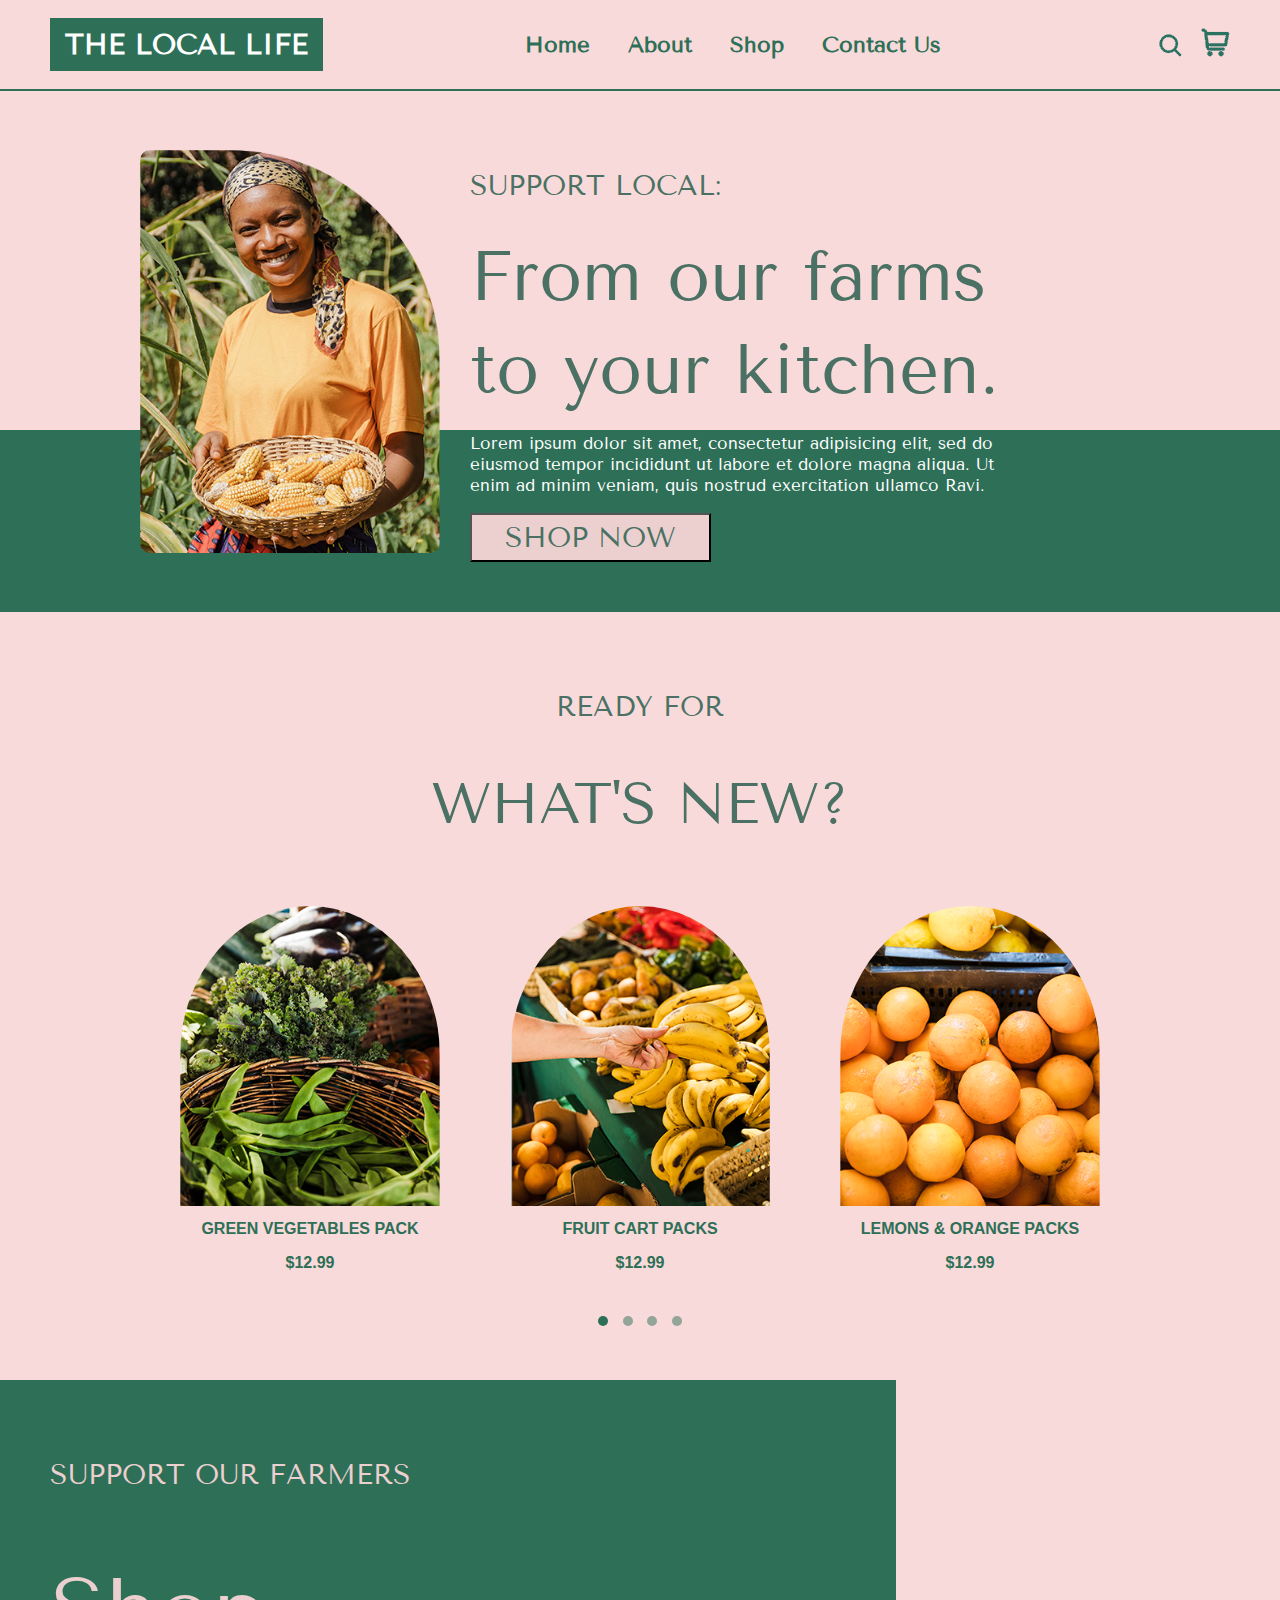
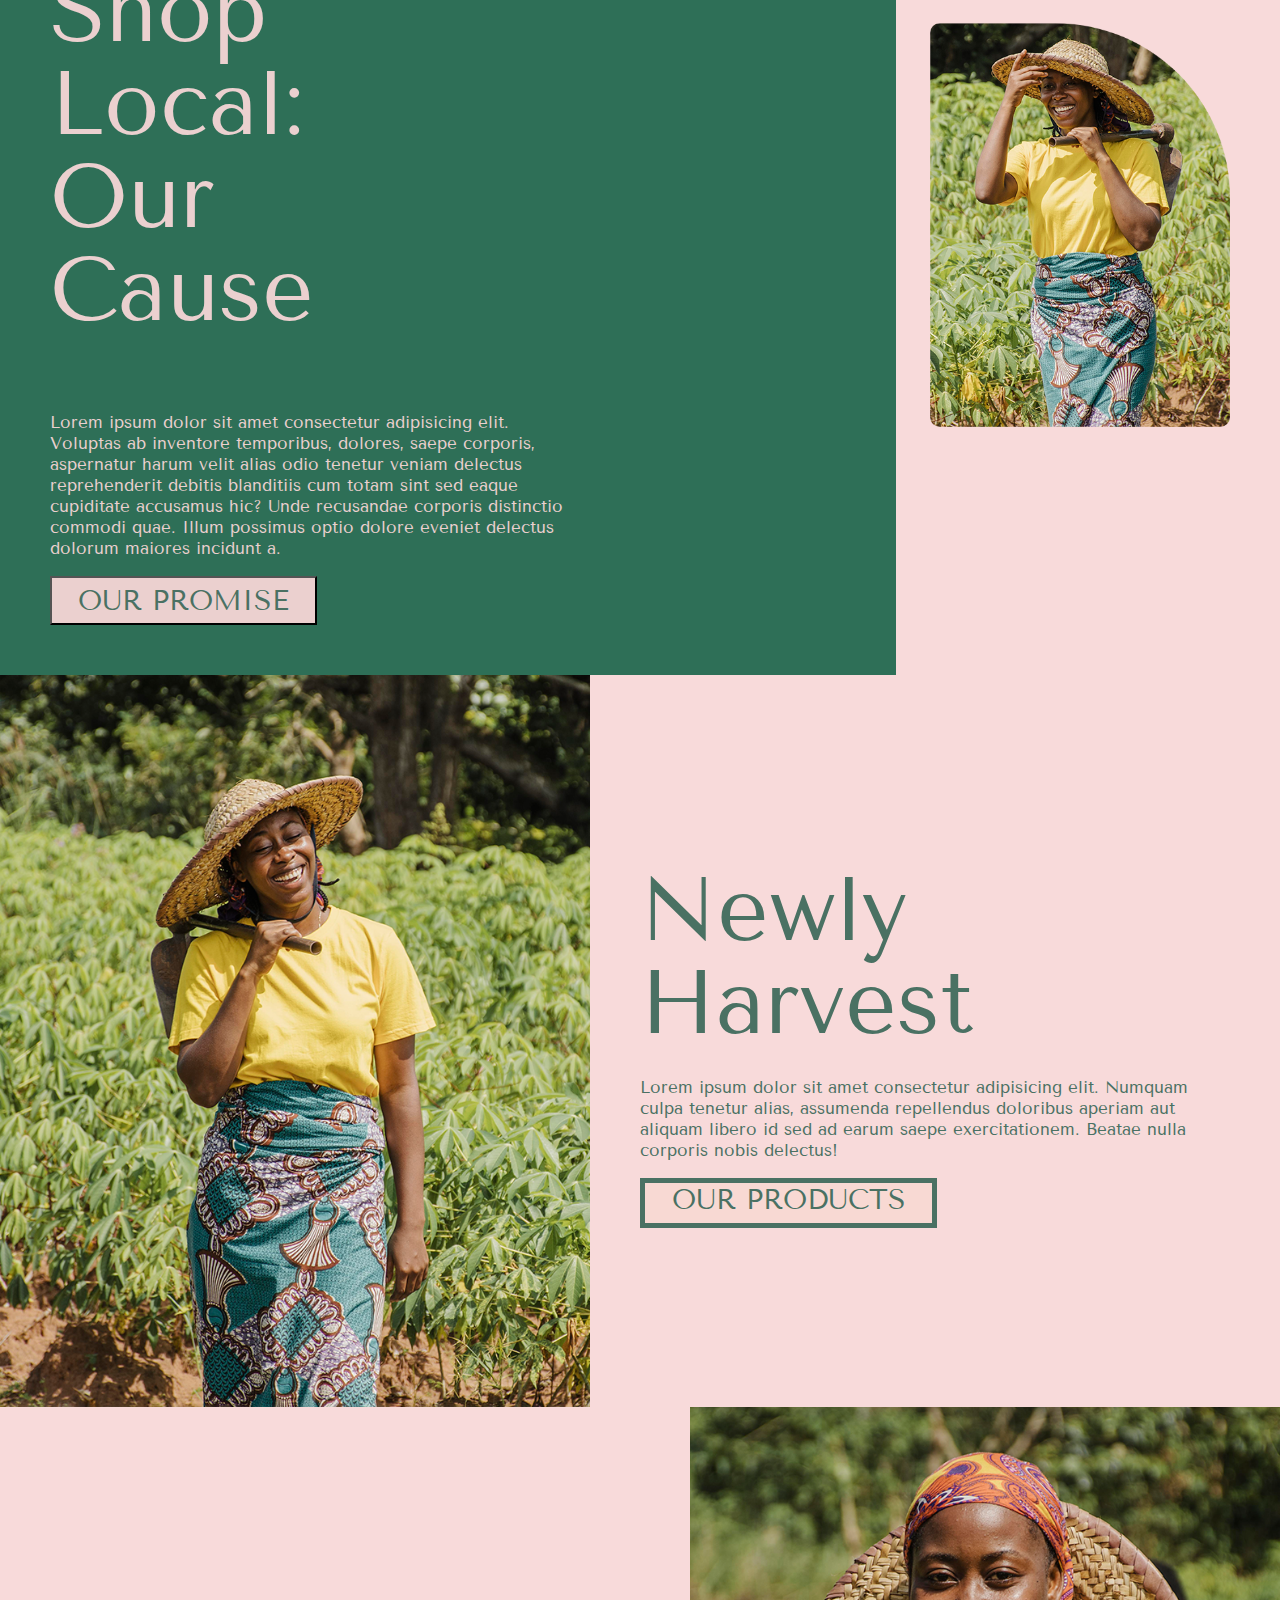
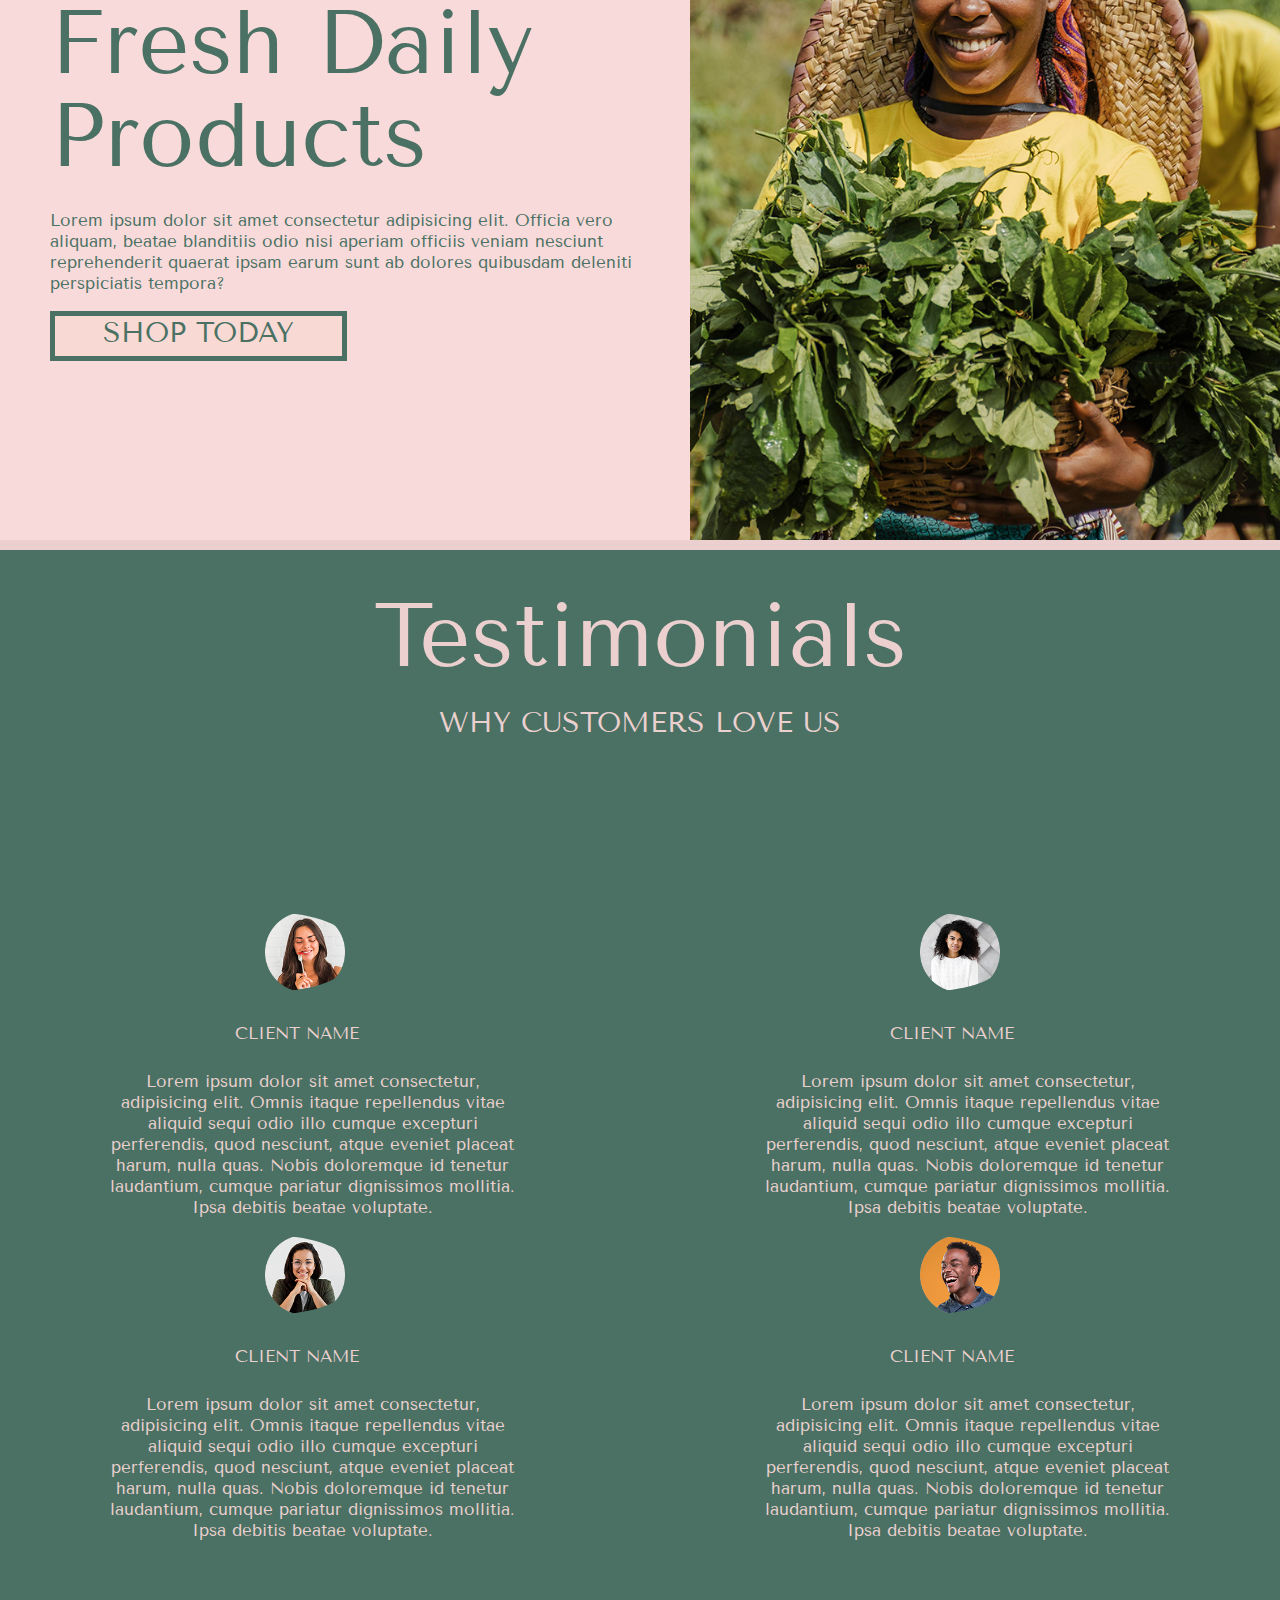
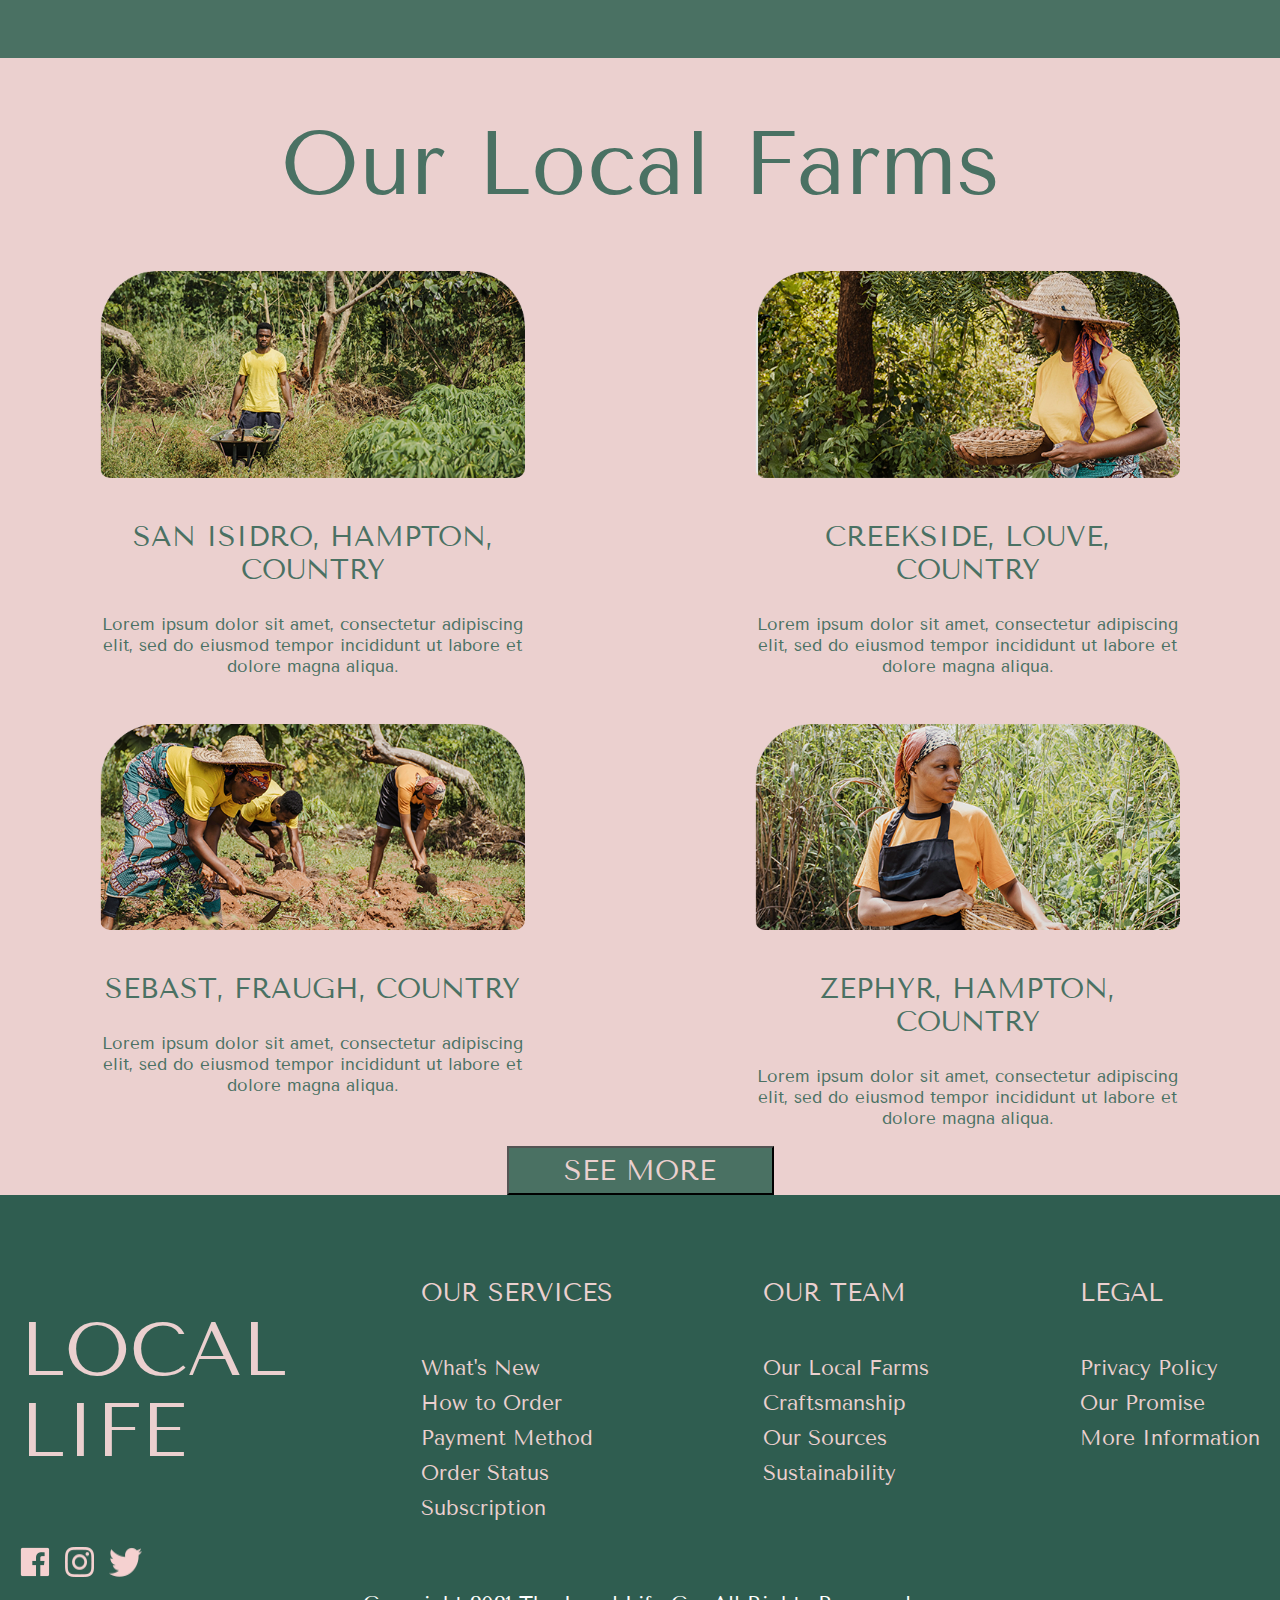
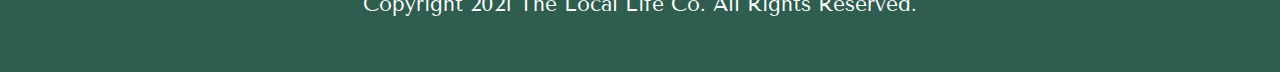
<file: the local life - Copy/index.html>
<!DOCTYPE html>
<html lang="en">
<head>
    <meta charset="UTF-8">
    <meta name="viewport" content="width=device-width, initial-scale=1.0">
    <title>The Local Life</title>
    <link rel="preconnect" href="https://fonts.googleapis.com">
<link rel="preconnect" href="https://fonts.gstatic.com" crossorigin>
<link href="https://fonts.googleapis.com/css2?family=Poppins:ital,wght@0,100;0,200;0,300;0,400;0,500;0,600;0,700;0,800;0,900;1,100;1,200;1,300;1,400;1,500;1,600;1,700;1,800;1,900&family=Tenor+Sans&display=swap" rel="stylesheet">
    <link rel="stylesheet" href="./asst/css/style.css">
    <style>
       
    </style>
</head>
<body>
    <header>
        <div class="logo">THE LOCAL LIFE</div>
        <nav class="nav-main">
            <a href="#">Home</a>
            <a href="#">About</a>
            <a href="#">Shop</a>
            <a href="#">Contact Us</a>
        </nav>
        <div class="icons">
            <img src="./asst/img/03.png" alt="">
            <img src="./asst/img/02.png" alt="">
        </div>
    </header>
    <section class="section1">
        <div class="content">
            <img src="./asst/img/01.png" alt="Farmer" class="farmer-img">
            <div class="text">
                <p class="support">SUPPORT LOCAL:</p>
                <h1 class="sec1h">From our farms to your kitchen.</h1>
                <p class="desc">Lorem ipsum dolor sit amet, consectetur adipisicing elit, sed do eiusmod tempor incididunt ut labore et dolore magna aliqua. Ut enim ad minim veniam, quis nostrud exercitation ullamco Ravi.</p>
                <button>SHOP NOW</button>
            </div>
        </div>
    </section>
        <!-- <div class="bacs1"></div> -->





        <section class="section2">
            <h3 class="sec2h3">READY FOR</h3>
            <h2 class="sec2h2">WHAT'S NEW?</h2>
            <div class="product-container">
                <div class="product">
                    <img src="./asst/img/04.png" alt="Green Vegetables" class="product-img">
                    <p>GREEN VEGETABLES PACK</p>
                    <span>$12.99</span>
                </div>
                <div class="product">
                    <img src="./asst/img/05.png" alt="Fruit Cart" class="product-img">
                    <p>FRUIT CART PACKS</p>
                    <span>$12.99</span>
                </div>
                <div class="product">
                    <img src="./asst/img/06.png" alt="Lemons & Oranges" class="product-img">
                    <p>LEMONS & ORANGE PACKS</p>
                    <span>$12.99</span>
                </div>
            </div>
            <div class="pagination">
                <span class="dot active"></span>
                <span class="dot"></span>
                <span class="dot"></span>
                <span class="dot"></span>
            </div>
        </section>




        <section class="section3">
            <div class="">
                <p class="sec3p1">SUPPORT OUR FARMERS</p>
                <h2 class="sec3h2">Shop Local: Our Cause</h2>
                <p class="sec3p2">Lorem ipsum dolor sit amet consectetur adipisicing elit. Voluptas ab inventore temporibus, dolores, saepe corporis, aspernatur harum velit alias odio tenetur veniam delectus reprehenderit debitis blanditiis cum totam sint sed eaque cupiditate accusamus hic? Unde recusandae corporis distinctio commodi quae. Illum possimus optio dolore eveniet delectus dolorum maiores incidunt a.</p>
                <button class="btn3">OUR PROMISE</button>
            </div>
            <div class="image-container">
                <img src="./asst/img/07.png" alt="Farmer Woman">
            </div>
        </section>


<section class="section4 ">
        <div class="image-section">
            <img src="./asst/img/08.png" alt="Newly Harvested Crop">
        </div>
        <div class="text4">
            <h1 class="sec4h1">Newly Harvest</h1>
            <p class="sec4p">Lorem ipsum dolor sit amet consectetur adipisicing elit. Numquam culpa tenetur alias, assumenda repellendus doloribus aperiam aut aliquam libero id sed ad earum saepe exercitationem. Beatae nulla corporis nobis delectus!</p>
            <a href="#" class="btns4">OUR PRODUCTS</a>
        </div>
</section>

<section class="section5">
        <div class="text5">
            <h1 class="sec5h1">Fresh Daily Products</h1>
            <p class="sec5p1">Lorem ipsum dolor sit amet consectetur adipisicing elit. Officia vero aliquam, beatae blanditiis odio nisi aperiam officiis veniam nesciunt reprehenderit quaerat ipsam earum sunt ab dolores quibusdam deleniti perspiciatis tempora?</p>
            <a href="#" class="btns4">SHOP TODAY</a>
        </div>
        <div class="image-section5">
            <img src="./asst/img/09.png" alt="Fresh Daily Products">
        </div>
</section>
        



        <section class="section6">
                <h1 class="sec6h1">Testimonials</h1>
                <h2 class="sec6h2">WHY CUSTOMERS LOVE US</h2>
                <div class="sec6">
                    <div class="sec6I">
                        <img src="./asst/img/10.png" alt="Client 1">
                        <p class="client-name">CLIENT NAME</p>
                        <p class="sec6p">Lorem ipsum dolor sit amet consectetur, adipisicing elit. Omnis itaque repellendus vitae aliquid sequi odio illo cumque excepturi perferendis, quod nesciunt, atque eveniet placeat harum, nulla quas. Nobis doloremque id tenetur laudantium, cumque pariatur dignissimos mollitia. Ipsa debitis beatae voluptate.</p>
                    
                        <img src="./asst/img/11.png" alt="Client 2">
                        <p class="client-name">CLIENT NAME</p>
                        <p class="sec6p">Lorem ipsum dolor sit amet consectetur, adipisicing elit. Omnis itaque repellendus vitae aliquid sequi odio illo cumque excepturi perferendis, quod nesciunt, atque eveniet placeat harum, nulla quas. Nobis doloremque id tenetur laudantium, cumque pariatur dignissimos mollitia. Ipsa debitis beatae voluptate.</p>
                    </div>
                    <div class="sec6I">
                        <img src="./asst/img/12.png" alt="Client 3">
                        <p class="client-name">CLIENT NAME</p>
                        <p class="sec6p">Lorem ipsum dolor sit amet consectetur, adipisicing elit. Omnis itaque repellendus vitae aliquid sequi odio illo cumque excepturi perferendis, quod nesciunt, atque eveniet placeat harum, nulla quas. Nobis doloremque id tenetur laudantium, cumque pariatur dignissimos mollitia. Ipsa debitis beatae voluptate.</p>
                    
                        <img src="./asst/img/13.png" alt="Client 4">
                        <p class="client-name">CLIENT NAME</p>
                        <p class="sec6p">Lorem ipsum dolor sit amet consectetur, adipisicing elit. Omnis itaque repellendus vitae aliquid sequi odio illo cumque excepturi perferendis, quod nesciunt, atque eveniet placeat harum, nulla quas. Nobis doloremque id tenetur laudantium, cumque pariatur dignissimos mollitia. Ipsa debitis beatae voluptate.</p>
                    </div>
                </div>
        </section>



        <section class="section7">
            <h1 class="sec7h1">Our Local Farms</h1>
                <div class="farms">
                    <div class="farm">
                        <img src="./asst/img/14.png" alt="Farm 1">
                        <p class="sec7pI">SAN ISIDRO, HAMPTON, COUNTRY</p>
                        <p class="sec7pp">Lorem ipsum dolor sit amet, consectetur adipiscing elit, sed do eiusmod tempor incididunt ut labore et dolore magna aliqua.</p>
                    </div>
                    <div class="farm">
                        <img src="./asst/img/15.png" alt="Farm 2">
                        <p class="sec7pI">CREEKSIDE, LOUVE, COUNTRY</p>
                        <p class="sec7pp">Lorem ipsum dolor sit amet, consectetur adipiscing elit, sed do eiusmod tempor incididunt ut labore et dolore magna aliqua.</p>
                    </div>
                    <div class="farm">
                        <img src="./asst/img/16.png" alt="Farm 3">
                        <p class="sec7pI">SEBAST, FRAUGH, COUNTRY</p>
                        <p class="sec7pp">Lorem ipsum dolor sit amet, consectetur adipiscing elit, sed do eiusmod tempor incididunt ut labore et dolore magna aliqua.</p>
                    </div>
                    <div class="farm">
                        <img src="./asst/img/17.png" alt="Farm 4">
                        <p class="sec7pI">ZEPHYR, HAMPTON, COUNTRY</p>
                        <p class="sec7pp">Lorem ipsum dolor sit amet, consectetur adipiscing elit, sed do eiusmod tempor incididunt ut labore et dolore magna aliqua.</p>
                    </div>
                </div>
                <button class="see-more">SEE MORE</button>
        </section>



 <footer class="footer">
      <div class="footer-frist">
        <div class="footer-column">
            <h3 class="fh3">LOCAL LIFE</h3>
            <div class="social-icons">
                <img src="./asst/img/18.png" alt="Facebook">
                <img src="./asst/img/19.png" alt="Instagram">
                <img src="./asst/img/20.png" alt="Twitter">
            </div>
        </div>
        <div class="footer-column">
            <h3 class="fhf">OUR SERVICES</h3>
            <ul>
                <li><a href="#">What's New</a></li>
                <li><a href="#">How to Order</a></li>
                <li><a href="#">Payment Method</a></li>
                <li><a href="#">Order Status</a></li>
                <li><a href="#">Subscription</a></li>
            </ul>
        </div>
        <div class="footer-column">
            <h3 class="fhf">OUR TEAM</h3>
            <ul>
                <li><a href="#">Our Local Farms</a></li>
                <li><a href="#">Craftsmanship</a></li>
                <li><a href="#">Our Sources</a></li>
                <li><a href="#">Sustainability</a></li>
            </ul>
        </div>
        <div class="footer-column">
            <h3 class="fhf">LEGAL</h3>
            <ul>
                <li><a href="#">Privacy Policy</a></li>
                <li><a href="#">Our Promise</a></li>
                <li><a href="#">More Information</a></li>
            </ul>
        </div>
      </div>

      
        <div class="fotter-text">
            <h1 class="fp">Copyright 2021 The Local Life Co. All Rights Reserved.</h2F>
        </div>   
    </footer>
    
            
     
</body>
</html>
</file>
<file: burger/assets/css/style.css>
* {
    margin: 0;
    padding: 0;
    box-sizing: border-box;
    /* border: 1px solid yellow; */
}

:root {
    --main-font: 'Bebas Neue';
    --second-font: 'Alfa Slab One';
    --third-font: 'Montserrat';

}

body {
    overflow-x: hidden;
}

/* Common CSS */

.mt {
    margin-top: 30px;
}

.d-flex {
    display: flex;
}

.mla {
    margin-left: auto;
}

.posi-re {
    position: relative;
}

.posi-ab {
    position: absolute;
}

.container-fluid {
    width: 100%;
    padding: 15px 15px;

}

.row {
    display: flex;
    margin-right: -15px;
    margin-left: -15px;

}

.col {
    padding: 15px 25px;
}

.justify-content-around {
    justify-content: space-around;
}

.justify-content-between {
    justify-content: space-between;
}

.text-centre {
    text-align: center;
}

.d-inline-block {
    display: inline-block;
}

/* common css end */
/* Hero Section start */
.header {
    background: url(../images/hero_bg.png) no-repeat 50% /cover;
    background-size: cover;
    height: 825px;
}

.hero-logo {
    align-self: center;
}

.contact {
    gap: 10px;
    align-items: center;
    justify-content: flex-end;
    text-align: right;
}

.vector {
    margin: -2px -38px 0;
}

.vect-phone {
    font-size: 16px;
    color: #3d2514;
    padding: 34px;
    font-weight: 700;
    text-decoration: none;
}

.nav-menu .nav-item {
    display: inline;
    font-family: var(--main-font);
}

.nav-menu .nav-item a {
    display: inline-block;
    padding: 0 30px;
    text-decoration: none;
    letter-spacing: 4px;
    text-transform: uppercase;
    color: #3d2514;
    font-weight: 500;
}

.vect-phone:hover,
.nav-menu .nav-item a:hover {
    color: rgb(122, 122, 122);
}

.head-text {
    margin-top: 10em;
}

.small-head {
    margin-left: 20px;
    padding: 10px;
    margin-left: 30px;
    font-size: 24px;
    text-transform: uppercase;
    color: #3d2514;
    font-weight: 400;
    border: 2px dashed black;
    font-family: var(--main-font);
}

.title {
    margin-top: 15px;
    line-height: 1.2;
}

.head {
    font-size: 90px;
    display: inline-block;
    text-transform: uppercase;
    color: #3d2514;
    font-weight: 400;
    filter: drop-shadow(3.936px 4.528px 0px #fee8bc);
    font-family: var(--second-font);
}

.sub-title {
    font-size: 45px;
    text-transform: uppercase;
    display: inline-block;
    color: #3d2514;
    font-weight: 400;
    filter: drop-shadow(3.936px 4.528px 0px #fee8bc);
    font-family: var(--second-font);
}

.offer-price {
    padding-top: 16px;
    font-size: 60px;
    font-family: var(--main-font);
    text-transform: uppercase;
    color: #ffffff;
    font-weight: 500;
    width: 151px;
    height: 151px;
    border-radius: 75px;
    background-color: #bf2222;
    position: relative;
    display: flex;
    align-items: baseline;
    justify-content: center;
    text-align: center;
    flex-wrap: wrap;
    z-index: 4;
    left: 532px;
    top: 94px;
}

.offer-price::before {
    content: '';
    position: absolute;
    top: 4px;
    left: 4px;
    right: 4px;
    bottom: 4px;
    border-radius: 50%;
    border: 2px dashed #ffffff;
}

.cents {
    font-size: 30px;
    text-transform: uppercase;
    color: #ffffff;
    display: inline;
    font-family: var(--main-font);
}

.prc-onl {
    margin-top: -49px;
    font-size: 40px;
    text-transform: uppercase;
    color: #ffffff;
    letter-spacing: 4px;
    font-family: var(--main-font);
}

.head-imgs {
    z-index: 0;
    top: -15rem;
    left: -20.99rem;

}

.price-tag {
    z-index: 0;
    top: 48.13rem;
    left: 28.5rem;
}

.burger-img {
    z-index: -1;
    top: 36.88rem;
    left: 65.38rem;
}

.burg-shadow {
    z-index: -3;
    top: 60.06rem;
    left: 62.25rem;
}

.burg-glow {
    pointer-events: none;
    z-index: -4;
    top: 3.31rem;
    left: 41.25rem;
}

.drink-img {
    z-index: -2;
    top: 27.94rem;
    left: 86.13rem;
}

.drink-shadow {
    z-index: -3;
    top: 57.31rem;
    left: 81.13rem;
}

.fries-img {
    z-index: -2;
    top: 33.88rem;
    left: 53.94rem;
}

/*hero section end */
/* main section start */
/* section-1 start */
.main-sec1 {
    margin-top: 50px;
}

.sec1-row1 {
    margin: 0 30px;
}

.sec1-img1-bg {
    background: url(../images/mainsec1img1.png);
    height: 420px;
    width: 550px;
    object-fit: cover;
}

/* commen css start*/

.sec1subhead {
    padding-left: 20px;
    padding-top: 20px;
    font-size: 25px;
    line-height: 30px;
    text-transform: uppercase;
    color: #ffffff;
    font-weight: 400;
    font-family: var(--main-font)
}

.sec1head {
    padding-left: 20px;
    line-height: 30px;
    font-size: 30px;
    text-transform: uppercase;
    color: #ffffff;
    font-weight: 700;
    font-family: var(--main-font)
}

/* commen css end*/


.sec1-img2-bg {
    background: url(../images/mainsec1img2.png);
    height: 187px;
    width: 592px;
    object-fit: cover;
}

.sec1-img3-bg {
    margin-top: 10px;
    background: url(../images/mainsec1img3.png);
    height: 187px;
    width: 592px;
    object-fit: cover;
}

.tst-bur-btn {
    font-size: 25px;
    font-family: var(--main-font);
    text-transform: uppercase;
    color: #3d2514;
    display: inline-block;
    font-weight: 400;
    margin-right: auto;
    text-align: center;
    line-height: 48px;
    text-decoration: none;
    width: 218px;
    height: 48px;
    background-color: #ffc045;
}

/* section-1 end */
/* section-2 start */
.main-sec2-head {
    font-size: 50px;
    font-family: var(--main-font);
    text-transform: uppercase;
    color: #3d2514;
    font-weight: 400;

}

.main-sec2-subtitle {
    line-height: 1.4;
    width: 895px;
    font-size: 17px;
    font-family: var(--third-font);
    color: #3d2514;
    font-weight: 400;
    text-align: center;
}

.last-base {
    align-items: last baseline;
    text-align: center;
}

.main-sec2-shadows {
    margin-top: -10px;
    margin-left: 40px;
}

.main-sec2-burg-head {
    font-size: 30px;
    line-height: 42px;
    text-transform: uppercase;
    color: #3d2514;
    font-weight: 400;
    font-family: var(--main-font);
}

.main-sec2-burg-disc {
    height: 51px;
    font-size: 14px;
    line-height: 21px;
    color: #3d2514;
    font-weight: 400;
    font-family: var(--third-font);
}

.mainsec2burger1shadow1 {
    width: 340.33px;
    margin-top: -10px;
    margin-left: 40px;

}

.mainsec2burger3shadow3 {
    width: 350.33px;
    margin-top: -10px;

}

.mainsec2burger2shadow2 {
    width: 340.33px;
    margin-top: -10px;
    margin-right: 40px;
}

.main-sec2-burg3 {
    transform: scaleX(-1);
}

.main-sec2-burg-btn {
    margin-top: 20px;
    text-decoration: none;
    text-align: center;
    line-height: 45px;
    display: inline-block;
    width: 195px;
    height: 45px;
    background-color: #bf2222;
    font-size: 17px;
    text-transform: uppercase;
    color: #ffffff;
    letter-spacing: 1px;
    font-family: var(--second-font);
    border-radius: 6px;
}

.main-sec2-burg-btn:hover {
    background-color: #b71c1c;
}

/* section-2 end */
/* section-3 start */
.main-sec3 {
    margin-top: 70px
}

.main-sec3-box {
    margin: 0 20px;
    filter: drop-shadow(18.656px 24.758px 21.5px rgba(0, 0, 0, 0.17));
    background-color: #ffffff;
    align-items: center;

}

.main-sec3-title {
    font-size: 25px;
    letter-spacing: 2px;
    text-transform: uppercase;
    color: #3d3d3d;
    font-weight: 200;
    font-family: var(--main-font);
}

.main-sec3-head {
    margin-top: 2px;
    font-size: 39px;
    text-transform: uppercase;
    color: #3d2514;
    font-weight: 300;
    font-family: var(--second-font);
}

.main-sec3-ptxt {
    margin-top: 20px;
    font-size: 18px;
    line-height: 1.2;
    color: #3d3d3d;
    font-weight: 400;
    font-family: var(--third-font);
}

.main-sec3-img {
    margin: 10px;
    width: 550px;
    object-fit: cover;
}

.main-sec4 {
    margin-top: 100px;
}

.reservation-form h1 {
    font-size: 29px;
    letter-spacing: 2px;
    line-height: 46px;
    text-transform: uppercase;
    color: #3d2514;
    font-weight: 200;
    font-family: var(--main-font);
}

.reservation-form h2 {
    font-size: 45px;
    letter-spacing: 3px;
    line-height: 46px;
    text-transform: uppercase;
    color: #3d2514;
    font-weight: 300;
    font-family: var(--second-font)
}

.form-grid {
    margin-top: 45px;
    display: grid;
    grid-template-columns: 1.2fr 1.2fr;
    gap: 20px;
}

.form-input {
    padding: 10px;
    font-size: 1rem;
    border: 1px solid #ddd;
    border-radius: 5px;
    font-family: var(--main-font);
    color: #3d3d3d;
    font-weight: 400;
}

.form-button {
    display: inline-block;
    text-align: center;
    background-color: #d32f2f;
    width: 254.43px;
    font-size: 1rem;
    letter-spacing: 1px;
    padding: 10px;
    text-decoration: none;
    border-radius: 5px;
    cursor: pointer;
    transition: background-color 0.3s;
    text-transform: uppercase;
    color: #ffffff;
    font-family: var(--second-font);
}

.form-button:hover {
    background-color: #b71c1c;
}

.mainsec4-bug {
    top: -30.8125rem;
    left: -4.0625rem;
}

.mainsec4-bottle {
    height: 22.5rem;
    object-fit: cover;
    top: -17.5rem;
    left: 9.375rem;
}

.mainsec4-dish {
    width: 450px;
    object-fit: cover;
    top: -16.3125rem;
    left: 61.625rem;
}

/* section-4 end */
/* main section end */
/* footer section start */
.foot-sec1 {
    margin: 100px 35px 35px;

}

.footer-bg {
    background: url(../images/footerbg.png); height: 380px;
    object-fit: cover;
}

.foot-cols {height: 380px;
    width: 50%
}

.foot-disc {
    margin-top: 38px;
    display: inline-block;
    font-size: 16px;
    line-height: 23px;
    color: #ffffff;
    font-family: var(--third-font);
}

.copyright {
    display: inline-block;
    text-decoration: none;
    margin-top: 132px;
    font-size: 16px;
    color: #ededed;
    font-family: var(--main-font)
}
.icon-cont{ margin: 5px;

}
.links {margin-top: 40px;
    display: flex;
    flex-direction: column;
    justify-content: space-around;
    align-items: flex-end;
}

.footer-contact {margin: 4px;
    font-size: 18px;
    color: #ffffff;
    font-family: var(--main-font);
    text-decoration: none;
    letter-spacing: 0.3px;
}

.social_icon {
    width: 30px;
    padding: 1px;
    background-color: white;
    border-radius: 50%;
}

/* footer section end */
</file>
<file: dance/style.css>
/*common css start*/

body {
    overflow-x: hidden;
    
}

* {
    margin: 0;
    padding: 0;
    box-sizing: border-box;
    /* border: 1px solid blue; */
}

.container {
    width: 100%;
}

.row {
    display: flex;

}

.align-items-center {
    align-items: center;
}

.justify-content-center {
    justify-content: center;
}

.justify-content-between {
    justify-content: space-between;
}

.justify-content-around {
    justify-content: space-around;
}

.posi-rel {
    position: relative;
}

a {
    text-decoration: none;
    color: #ffffff;
}

.col-33 {
    width: 33.33;
}

.col-50 {
    width: 50%;
}

.d-flex {
    display: flex;
}

.flex-direction-column {
    flex-direction: column;
}

/*common css end*/

/*header css start*/

.header {
    background: url(./assets/images/head-img.png) no-repeat; 
    height: 780px;
    width: 100%;
    background-size: 100%;
}

.head {
    height: 100px;
    background-color: #303030;
    padding: 0 60px;
}

ul {
    display: inline-block;
}

li {
    list-style: none;
    font-size: 25px;
    text-transform: uppercase;
    color: #ffffff;
    font-weight: 400;
    font-family: "Oswald";
    display: inline-block;
    padding: 0 10px;
}

.fa-magnifying-glass {
    font-size: 30px;
    color: #ffffff;
}

.title {
    margin: 240px 0 0 120px;
}

.title-head {
    font-size: 105px;
    color: #ffffff;
    font-weight: 400;
    font-family: "Oswald";

}

.title-desc {
    width: 600px;
    font-size: 27px;
    color: #ffffff;
    font-weight: 400;
    font-family: "Montserrat";
    margin: 10px 0 40px 0;
}

.reg-btn {
    border-radius: 4px;
    background-color: #e8631c;
    font-size: 29px;
    text-transform: uppercase;
    color: #ffffff;
    font-weight: 400;
    font-family: "Oswald";
    display: inline-block;
    padding: 5px 50px;
}

/*header css end*/

/* main section start */

/* section-1 start */
.main-section {
    background-color: #e8631c;
    overflow-y: hidden;
}

.sec1-title {
    font-size: 60px;
    text-transform: uppercase;
    color: #ffffff;
    font-weight: 600;
    font-family: "Oswald";
    text-align: center;
    margin-top: 40px;
}

.sec1-desc {
    font-size: 23px;
    color: #ffffff;
    font-weight: 300;
    font-family: "Montserrat";
    text-align: center;
}

.card {
    margin: 50px 0 90px 0;
    justify-content: space-around;
}

.sec1-card-size {
    width: 372px;
    height: 480px;
    background-color: #303030;
}

.sec1-card-title {
    font-size: 35px;
    text-transform: uppercase;
    color: #ffffff;
    font-weight: 400;
    font-family: "Oswald";
    text-align: center;
    margin: 10px 0 10px 0;
}

.sec1-card-desc {
    font-size: 20px;
    color: #ffffff;
    font-weight: 400;
    font-family: "Montserrat";
    text-align: center;
}

/* section-1 end */

/* section-2 start */
.sec2 {
    background-color: #303030;
    overflow-y: hidden;
}

.sec2-title {
    font-size: 40px;
    text-transform: uppercase;
    color: #ffffff;
    font-weight: 600;
    font-family: "Oswald";
    text-align: center;
    margin: 50px 0 20px 0;
}

.sec2-desc {
    font-size: 20px;
    color: #ffffff;
    font-weight: 300;
    font-family: "Montserrat";
    text-align: center;
    margin: 0px 0 30px 0;
}

.sec2-card-size {
    width: 360px;
    height: 470px;
    border-radius: 8px;
    background-color: #e8631c;
}

.sec2-img {
    margin: 70px 120px 0 120px;
}

.sec2-btn {
    font-size: 20px;
    color: #ffffff;
    font-weight: 400;
    font-family: "Oswald";
    text-align: center;
    border-radius: 4px;
    background-color: #303030;
    padding: 10px 110px;
    margin: 0 30px;

}

/* section-2 end */

/* section-3 start */
.sec3 {
    background-color: #e8631c;
}

.col-50 img {
    max-width: 100%;
}

.sec3-title {
    font-size: 70px;
    text-transform: uppercase;
    color: #ffffff;
    font-weight: 600;
    font-family: "Oswald";
    margin: 250px 0 50px 90px;
}

.sec3-desc {
    width: 600px;
    font-size: 25px;
    color: #ffffff;
    font-weight: 400;
    font-family: "Montserrat";
    margin: 0 0 50px 90px;
}

.sec3-btn {
    font-size: 27px;
    text-transform: uppercase;
    color: #ffffff;
    font-weight: 400;
    font-family: "Oswald";
    border-radius: 4px;
    background-color: #303030;
    padding: 7px 70px;
    margin-left: 90px;
}

/* section-3 end */

/* section-4 start */
.sec4 {
    background-color: #e8631c;
}

.sec4-title {
    font-size: 70px;
    text-transform: uppercase;
    color: #ffffff;
    font-weight: 600;
    font-family: "Oswald";
    margin: 280px 0 40px 80px;
}

.sec4-desc {
    width: 600px;
    font-size: 25px;
    color: #ffffff;
    font-weight: 400;
    font-family: "Montserrat";
    margin: 0 0 90px 80px;
}

.sec4-btn {
    font-size: 27px;
    text-transform: uppercase;
    color: #ffffff;
    font-weight: 400;
    font-family: "Oswald";
    border-radius: 4px;
    background-color: #303030;
    padding: 7px 70px;
    margin-left: 80px;
}

/* section-4 end */

/* section-5 start */
.sec5 {
    background-color: #303030;
}

.sec5-title {
    font-size: 70px;
    text-transform: uppercase;
    color: #ffffff;
    font-weight: 600;
    font-family: "Oswald";
    text-align: center;
    margin-top: 150px;
}

.sec5-desc {
    width: 700px;
    font-size: 25px;
    color: #ffffff;
    font-weight: 400;
    font-family: "Montserrat";
    text-align: center;
}

.sec5-card-title {
    font-size: 50px;
    text-transform: uppercase;
    color: #ffffff;
    font-weight: 700;
    font-family: "Oswald";
    text-align: center;
    margin-top: 150px;
}

.sec5-card-desc {
    font-size: 35px;
    color: #ffffff;
    font-weight: 400;
    font-family: "Montserrat";
    text-align: center;
    margin-bottom: 200px;
}

/* section-5 end */

/* section-6 start */
.sec6 {
    background: url(assets/images/sec6-bg.png) no-repeat;
}

.sec6-title {
    font-size: 40px;
    color: #ffffff;
    font-weight: 400;
    font-family: "Nunito";
    text-align: center;
    width: 800px;
    margin: 350px 0 50px 0;
}

.sec6-desc {
    font-size: 50px;
    text-transform: uppercase;
    color: #ffffff;
    font-weight: 700;
    font-family: "Oswald";
    text-align: center;
    margin-bottom: 350px;
}

/* section-6 end */
/* main section end */

/* footer section start */
/* foo1 start */
.foot1 {
    background-color: #e8631c;
    margin-top: -12px;
}

.foot1-title {
    font-size: 65px;
    color: #ffffff;
    font-weight: 700;
    font-family: "Oswald";
    text-align: center;
    margin: 80px 0 20px;
}

.foot1-desc {
    width: 800px;
    font-size: 25px;
    color: #ffffff;
    font-weight: 400;
    font-family: "Montserrat";
    text-align: center;
    margin-bottom: 70px;

}

.foot1-email {
    width: 549px;
    height: 45px;
    background-color: #ffffff;
    border: none;
    margin-bottom: 120px;
    padding-left: 25px;

}

.foot1-sub {
    font-size: 23px;
    text-transform: uppercase;
    color: #ffffff;
    font-weight: 500;
    font-family: "Oswald";
    text-align: center;
    margin-left: -5px;
    margin-top: 2px;
    padding: 4px 30px;
    background-color: #303030;
    /* margin-bottom: 80px; */
}

/* foo1 end */
/* foo2 start */
.foot2 {
    background-color: #303030;
}

.foot2-head {
    font-size: 30px;
    text-transform: uppercase;
    color: #ffffff;
    font-weight: 400;
    font-family: "Oswald";
    margin: 80px 40px 20px;
}

.foot2-desc {
    width: 450px;
    font-size: 22px;
    color: #ffffff;
    font-weight: 400;
    font-family: "Montserrat";
    margin-left: 40px;
}

.foot2-head-li {
    font-size: 30px;
    text-transform: uppercase;
    color: #ffffff;
    font-weight: 400;
    font-family: "Oswald";
    margin-left: 40px;
}

/* .foot2-desc-li {
    font-size: 22px;
    line-height: 44px;
    color: #ffffff;
    font-weight: 400;
    margin-left: 40px;
    font-family: "Montserrat";
    font-size: 25px;
    text-transform: uppercase;
    color: #ffffff;
    font-weight: 400;
    font-family: "Oswald";
} */

/* .list{
    list-style: none;
    font-size: 25px;
    text-transform: uppercase;
    color: #ffffff;
    font-weight: 400;
    font-family: "Oswald";
} */


.foot-last {
    margin: 100px 0;
    z-index: 1;
}

.foot-last li {
    list-style: none !important;
    font-size: 25px;
    text-transform: uppercase;
    color: #ffffff;
    font-weight: 400;
    font-family: "Oswald";
    margin-left: 32px;
    display:flex !important;
    /* padding: 0 10px; */
}

.social {
    margin-top: 20px;
    color: #ffffff;
    margin-left: 40px;
}

.social_icon {
    width: 30px;
    font-size: 25px;
    text-decoration: none;
}

/* foo2 end */
/* footer section end */
/* main section end */
</file>
<file: italian food/assets/css/style.css>
* {
    margin: 0;
    padding: 0;
    box-sizing: border-box;
    /* border: 1px solid; */
}

body {
    font-family: "Open Sans";
    overflow-x: hidden;
}

/* common css start*/
.d-flex {
    display: flex;
}

.mla {
    margin-left: auto;
}

.posi-re {
    position: relative;
}

.posi-ab {
    position: absolute;
}

.row {
    display: flex;
    margin-right: -15px;
    margin-left: -15px;
    justify-content: space-around;
    margin: 40px 0;
}

.container-fluid {
    width: 100%;
    padding-right: 15px;
    padding-left: 15px;
}

.col {
    padding-left: 15px;
    padding-right: 15px;
}

/* common css end */

/* hero section start */
.header {
    background-image: url(../images/Headerbackground.png);
    position: relative;
    height: 1053px;
    background-repeat: no-repeat;
    padding: 0 20px;
}

.nav-menu .nav-item {
    display: inline;
}

.nav-menu .nav-item a {
    display: inline-block;
    padding: 15px;
    color: white;
    text-decoration: none;
    text-transform: uppercase;
}

.main-menu {
    margin: 0 30px;
}

.search {
    padding-top: 12px;
}

.search input {
    border-radius: 20px;
    width: 100px;
    padding: 5px;
}

.fa-solid {
    top: 2px;
    right: 30px;
}

.main-head {
    font-size: 92px;
    color: #ffffff;
    font-family: "Reey";
    filter: drop-shadow(0px 5px 2.5px rgba(84, 82, 79, 0.22));
    padding-bottom: 6rem;
    padding-top: 2rem;
}

.main-dis {
    width: 469px;
    height: 65px;
    font-size: 25px;
    letter-spacing: 5px;
    color: #ffffff;
    font-weight: 700;
    font-style: italic;
    font-family: "Open Sans";
    text-align: left;
}

.hero-dis {
    padding-top: 15rem;
    padding-left: 2rem;
}

.par-dis {
    width: 452px;
    font-size: 21px;
    letter-spacing: 1px;
    color: #ffffff;
    font-weight: 400;
    font-style: italic;
    font-family: "Open Sans";
}

.btn-read-more {
    display: inline-block;
    font-size: 23px;
    letter-spacing: 5px;
    line-height: 75px;
    text-transform: uppercase;
    color: #000000;
    font-weight: 800;
    font-family: "Open Sans";
    width: 334px;
    height: 75px;
    border-radius: 38px;
    text-align: center;
    background-color: #ffffff;
    text-decoration: none;
    cursor: pointer;
}

.par-dis {
    padding-top: 10px;
}

.logo-png {
    left: 4rem;
    top: 10rem;
}

.nood-png {
    right: 0;
    top: 20rem;
}

.chatni-png {
    right: 30rem;
    bottom: -1rem;
}

.leaf-png {
    right: -5rem;
    bottom: -9em;
}

/* hero section end */

/* main section start */

/* section1 start */
.sec1-head {
    margin: 30px;
    font-size: 75px;
    color: #222328;
    font-family: "Reey";
}

.sec1-head-disc {
    margin: 25px;
    font-size: 27px;
    color: #2f3135;
    font-weight: 400;
    font-family: "Open Sans";
    text-align: center;
}

.dish-size {
    height: 410px;
    width: 382px;
    object-fit: cover;
}

.dish-head {
    text-align: center;
    font-size: 29px;
    color: #343434;
    font-weight: 700;
    font-family: "Open Sans";
}

.dish-head-disc {
    text-align: center;
    font-size: 23px;
    color: #343434;
    font-weight: 400;
    font-family: "Open Sans";
}

.dish-btn {
    display: flex;
    justify-content: space-around;
    font-size: 23px;
    letter-spacing: 5px;
    line-height: 75px;
    text-transform: uppercase;
    color: #ffffff;
    font-weight: 800;
    font-family: "Open Sans";
    width: 334px;
    height: 75px;
    border-radius: 38px;
    text-align: center;
    background-color: #343434;
    margin-top: 40px;
    text-decoration: none;
}

/* section1 end */

/* section2 start */
.sec2-bg {height: 400px;
    background-image: url(../images/sec3back.png.png);
    color: #ffffff;
}

.sec2-head {margin-top: 20px;
    font-size: 75px;
    line-height: 52px;
    color: #ffffff;
    font-family: "Reey";
}

.sec2-btn {
    display: inline-block;
    font-size: 23px;
    letter-spacing: 5px;
    line-height: 75px;
    text-transform: uppercase;
    color: #000000;
    font-weight: 800;
    font-family: "Open Sans";
    width: 334px;
    height: 75px;
    border-radius: 38px;
    text-align: center;
    background-color: #ffffff;
    text-decoration: none;
    
}

.sec2-head {
    margin: 40px;
}

.sec2-head-disc {
    width: 500px;
    text-align: left;
}

/* section2 end */

/* section3 start */
.sec3 {
    margin-top: 50px;
}

.sec3-line {
    margin-top: 100px;
    width: 900px;
}

.sec3-dish-head {
    font-size: 43px;
    color: #27292c;
    font-weight: 700;
    font-family: "Open Sans";
}

.sec3-img2 {
    margin-bottom: -7rem;

}

/* section3 end */

/* section4 start */
.sec4 {
    height: 1080px;
    background: url(../images/Headerbackground.png)no-repeat 50% /cover;

}

.sec4-head {
    margin-top: 60px;
    font-size: 58px;
    color: #f8f6f1;
    font-family: "Reey";
}

.sec4-head-descr {
    margin: 1rem 13rem;
    height: 74px;
    font-size: 18px;
    line-height: 33px;
    color: #f8f6f1;
    font-weight: 400;
    font-family: "Montserrat";
    text-align: center;
}

.rectangle {
    width: 162px;
    height: 10px;
    background-color: #fafafa;
    border: 1px solid #ccc;
}

.sec4-partial {
    bottom: -10rem;
    right: 2rem;
}

.sec4-sliceOFpizza {
    bottom: -11rem;
    left: 10rem;
}

.sec4-bothleaves {
    top: -10rem;
    left: -5rem;
    width: 82rem;
}

/* section4 end */

/* section5 start */
.sec5 {
    margin-top: 8rem;

}

.sec5-head {
    text-align: center;
    font-size: 42px;
    line-height: 33px;
    color: #393939;
    font-family: "Reey";
}

.sec5-head-descr {
    margin-top: 30px;
    font-size: 19px;
    line-height: 25px;
    color: #333d42;
    font-weight: 400;
    font-family: "Open Sans";
}

.sec5-last-row-descr {
    margin: 11rem 0px 38px 0;
    width: 817px;
    font-size: 25px;
    color: #3f3f3f;
    font-weight: 500;
    font-family: "Open Sans";
    text-align: center;
}

.sec5-last-row-name {
    font-size: 21px;
    line-height: 33px;
    color: #3f3f3f;
    font-weight: 700;
    font-family: "Open Sans";
    text-align: center;
}

/* section5 end */

/* main section end */

/* footer section start */

/* section1 start */
.foot-title {
    height: 730px;
    margin-top: 30px;
    background: url(../images/footbg.png) no-repeat 50%/cover;
}

.foot-col {
    width: 945px;
    margin-top: 120px;
    z-index: 1;
}

.foot-sec1-head {
    font-size: 75px;
    color: #ffffff;
    font-weight: 700;
    font-family: "Open Sans";
    text-align: center;
}

.foot-sec1-head-descr {
    /* width: 1811px;
    height: 210px; */
    font-size: 30px;
    color: #ffffff;
    font-weight: 400;
    font-family: "Open Sans";
    text-align: center;
}

.email {
    margin: 40px 50px;
    width: 659px;
    height: 63px;
    border-radius: 30px;
    background-color: #ffffff;
    opacity: 0.678;
    font-size: 25px;
    color: #54524f;
    font-weight: 400;
    font-family: "Open Sans";
    padding-left: 30px;
}

.Sub-btn {
    bottom: 6.5rem;
    left: 40rem;
    display: inline-block;
    font-size: 25px;
    text-transform: uppercase;
    color: #ffffff;
    font-weight: 700;
    font-family: "Open Sans";
    text-align: center;
    line-height: 65px;
    text-decoration: none;
    border-radius: 30px;
    width: 222px;
    height: 65px;
    border-radius: 32px;
    background-color: #54524f;
}

.footerleaf {
    top: -4rem;
    width: 86rem;
    left: -6rem;
    z-index: 0;
}
/* section1 end */

/* section2 start */
.foot-cnt {
    margin: 100px 0;
    z-index: 1;
}

.ft-colst {
    width: 50%;
}

.social {
    margin-top: 20px;
}

.social_icon {
    width: 42px;
    text-decoration: none;
}

.ft-head {
    margin-bottom: 15px;
    font-size: 20px;
    color: #343434;
    font-weight: 400;
    font-family: "Montserrat";
}

.ft-descr {
    display: block;
    font-size: 16px;
    line-height: 25px;
    color: #343434;
    font-weight: 400;
    font-family: "Montserrat";
    text-decoration: none;
}

.ft-descr:hover {
    color: orange;
}
/* section2 end */
/* footer section end */
</file>
<file: pizza/assest/css/style.css>
* {
    margin: 0;
    padding: 0;
    box-sizing: border-box;
}

.container {
    width: 100%;
    max-width: 1400px;
    margin: auto;
}

body {
    font-family: "Montserrat";
    background-color: #222222;
    color: #ffffff;
}

.hero-nav {
    position: relative;
    right: 20px;
    bottom: 56px;
}

.nav-bar {
    padding: 1.5rem 5%;
    display: flex;
    /* justify-content: space-between; */
    align-items: center;
    gap: 89px;
}

.logo {
    width: 71px;
}

.nav-links {
    display: flex;
    gap: 42px;
}

.nav-links a {
    color: #ffffff;
    text-decoration: none;
    font-size: 1rem;
}

.hero {
    display: flex;
    padding: 5% 5%;
    align-items: center;
    justify-content: space-between;
    background-image:
        linear-gradient(90deg, rgba(34, 34, 34, 0.9999999999999999) 0%, rgba(34, 34, 34, 0.9999999999999999) 38%, rgba(34, 34, 34, 0) 100%),
        url(../img/01.png);
    background-size: cover;
    background-repeat: no-repeat;
    background-position: center;
    height: auto;
    position: relative;
}


.hero-content {
    flex: 1;
    padding-right: 5%;
}

.hero-content h1 {
    font-size: 4rem;
    margin-bottom: 1.5rem;
}

.hero-content p {
    font-size: 1.1rem;
    line-height: 1.6;
    margin-bottom: 2rem;
    color: #cccccc;
}

.order-btn {
    display: inline-block;
    padding: 0.8rem 2rem;
    background-color: #ffffff;
    color: #1a1a1a;
    text-decoration: none;
    border-radius: 25px;
    font-weight: bold;
}

.order-btn:hover {
    transform: scale(1.05);
}

.hero-image {
    flex: 1;
    text-align: right;
}

.hero-image img {
    max-width: 100%;
    height: auto;
    border-radius: 10px;
}

.leaf-decoration {
    position: absolute;
    z-index: -1;
    opacity: 0.6;
}

/* <!-- section-1 end --> */


/* <!-- section-2 --> */


.hero-two {
    height: 608px;
    margin-left: 67px;
    margin-top: 112px;
}

.hero-content-two-text {
    /* color: #ffffff; */
    /* text-align: center; */
    /* margin-top: 100px; */
    gap: 10px;
}

.hero-content-two-text-h2 h2 {
    font-size: 46px;
    font-weight: bold;
    margin-bottom: 20px;
    text-align: center;

}

.hero-content-two-text-p p {
    font-size: 14px;
    color: #ffffff;
    font-weight: 400;
    font-family: "Montserrat";
    text-align: center;
    margin-bottom: 51px;
}

.hero-content-two-img img {
    width: 100%;
}

.menu-items {
    display: flex;
    justify-content: space-around;
    flex-wrap: wrap;
}

.menu-item {
    text-align: center;
    width: 30%;
}

.menu-item img {
    width: 150px;
    height: 150px;
    border-radius: 50%;
    object-fit: cover;
    margin-bottom: 10px;
}

.menu-item h3 {
    font-size: 1.2rem;
    margin-bottom: 5px;
}

.menu-item p {
    font-size: 0.9rem;
    color: #ccc;
}

p {
    margin-bottom: 18px;
}

.svg01 {
    position: absolute;
    right: 1452px;
    width: 100px;
    top: 576px;
}

.svg02 {
    position: absolute;
    width: 108px;
    top: 637px;
    left: 1284px;
}

.svg03 {
    position: absolute;
    width: 79px;
    top: 828px;
    left: 1375px;
}

.svg04 {
    position: absolute;
    width: 79px;
    top: 1095px;
    left: 55px;
}

.svg05 {
    position: absolute;
    width: 79px;
    top: 1095px;
    left: 422px;
}

.svg06 {
    position: absolute;
    width: 79px;
    top: 1095px;
    left: 790px;
}


.svg07 {
    position: absolute;
    width: 79px;
    top: 1095px;
    left: 1185px;
}

.svg08 {
    position: absolute;
    width: 79px;
    top: 832px;
    left: 95px;
}

.svg09 {
    position: absolute;
    width: 100px;
    top: 536px;
    left: 239px;
}

.svg10 {
    position: absolute;
    width: 100px;
    top: 471px;
    left: 950px;
    z-index: -1;
}

/* <!-- section-2 end --> */

/* <!-- section-3--> */

.hero-three {
    display: flex;
    padding: 5% 5%;
    align-items: center;
    justify-content: space-between;
    background-image:
        linear-gradient(275deg, rgba(34, 34, 34, 0.9999999999999999) 0%, rgba(34, 34, 34, 0.9999999999999999) 38%, rgba(34, 34, 34, 0) 100%),
        url(../img/03.png);
    background-size: cover;
    background-repeat: no-repeat;
    background-position: center;
    height: 548px;
}

.hero-content-three {
    position: absolute;
    right: 100px;
}

.order-btn-two {
    display: inline-block;
    padding: 0.8rem 2rem;
    background-color: #ffffff;
    color: #1a1a1a;
    text-decoration: none;
    border-radius: 25px;
    font-weight: bold;
}

.hero-content-three-text {
    color: #ffffff;
    position: relative;
    bottom: 57px;
}

.hero-content-three-h3 {
    font-size: 42px;
    font-weight: bold;
    margin-bottom: 20px;
}

.hero-content-three-p {
    font-size: 16px;
    color: #ffffff;
    font-weight: 400;
    font-family: "Montserrat";
}

/* <!-- section-3 end --> */

/* <!-- section-4 --> */

.svg010 {
    position: absolute;
    right: 1202px;
    width: 100px;
    top: 1827px;
}

.svg020 {
    position: absolute;
    width: 100px;
    top: 1877px;
    left: 176px;
}

.svg030 {
    position: absolute;
    width: 93px;
    top: 2073px;
    left: 16px;
}

.svg040 {
    position: absolute;
    width: 109px;
    top: 2335px;
    left: 48px;
}

.svg050 {
    position: absolute;
    width: 99px;
    top: 2355px;
    left: 417px;
}

.svg060 {
    position: absolute;
    width: 89px;
    top: 2345px;
    left: 850px;
}


.svg070 {
    position: absolute;
    width: 79px;
    top: 2338px;
    left: 1265px;
}

.svg080 {
    position: absolute;
    width: 79px;
    top: 2028px;
    left: 1415px;
}

.svg090 {
    position: absolute;
    width: 93px;
    top: 1863px;
    left: 1260px;
}

.svg100 {
    position: absolute;
    width: 100px;
    top: 1751px;
    left: 814px;
    z-index: -1;
}

.hero-four {
    height: 608px;
    margin-left: 67px;
    margin-top: 112px;
}

.hero-content-four-text {
    /* color: #ffffff; */
    /* text-align: center; */
    /* margin-top: 100px; */
    gap: 10px;
}

.hero-content-two-text-h4 h4 {
    font-size: 46px;
    font-weight: bold;
    margin-bottom: 20px;
    text-align: center;

}

.hero-content-four-text-p p {
    font-size: 14px;
    color: #ffffff;
    font-weight: 400;
    font-family: "Montserrat";
    text-align: center;
    margin-bottom: 51px;
}

.hero-content-two-img img {
    width: 100%;
}

.menu-item-three {
    display: flex;
    justify-content: space-around;
    flex-wrap: wrap;
}

.menu-item-three-d {
    text-align: center;
    /* width: 30%; */
}

.menu-item-three img {
    width: 150px;
    height: 150px;
    border-radius: 50%;
    object-fit: cover;
    margin-bottom: 10px;
}

.menu-item-1-three h3 {
    font-size: 1.2rem;
    margin-bottom: 14px;
    margin-top: 27px;
}

.menu-item-1-three p {
    font-size: 0.9rem;
    color: #ccc;
}

p {
    margin-bottom: 18px;
}

.menu-item-three-d-p {
    height: 200px;
    width: 200px;
    border: 5px solid #ffffff;
    border-radius: 50%;
    margin-left: 27px;
}

.menu-item-three-d-p-text {
    font-size: 45px;
    text-transform: uppercase;
    color: #ffffff;
    font-weight: 900;
    font-family: "Montserrat";
    text-align: center;
    padding-top: 32px;
}

/* <!-- section-4 end --> */

/* <!-- section-5 --> */
.hero-five {
    display: flex;
    padding: 5% 5%;
    align-items: center;
    justify-content: space-between;
    background-image: url(../img/07.png);
    background-size: cover;
    background-repeat: no-repeat;
    background-position: center;
    height: 548px;
}

.hero-content-five {
    position: absolute;
    right: 100px;
}

.order-btn-three {
    display: inline-block;
    padding: 0.8rem 2rem;
    background-color: #ffffff;
    color: #1a1a1a;
    text-decoration: none;
    border-radius: 25px;
    font-weight: bold;
    margin-left: 0px;
}

.hero-content-five-text {
    color: #ffffff;
    position: relative;
    bottom: 57px;
    right: 920px;
}

.hero-content-five-h3 {
    font-size: 45px;
    font-weight: 800;
    margin-bottom: 20px;
}


.hero-content-five-p {
    font-size: 18px;
    color: #ffffff;
    font-weight: 400;
    font-family: "Montserrat";
}

/* <!-- section-5 end --> */

/* <!-- section-6 --> */
.hero-six {

    background-image: linear-gradient(rgb(0 0 0 / 80%) 0%, rgb(0 0 0 / 80%) 100%), url(../img/08.png);
    background-size: cover;
    background-repeat: no-repeat;
    background-position: center;
    height: 548px;
}

.hero-content-six-one-text p {
    font-size: 24px;
    color: #ffffff;
    font-weight: 400;
    font-family: "Montserrat";
    text-align: center;
}

.hero-content-six-two-text {
    font-size: 38px;
    color: #ffffff;
    font-weight: 400;
    font-family: "Abril Fatface";
    text-align: center;
}

.hero-content-six {
    position: absolute;
    right: 468px;
    margin-top: 251px;
}


/* <!-- section-6 end --> */


/* <!-- section-7 --> */


.hero-seven {
    height: 548px;
    background-image: url(../img/02.png);
    background-size: contain;
    background-position: center;
    background-repeat: no-repeat;
}

.hero-content-seven-one-text p {
    font-size: 64px;
    color: #ffffff;
    font-weight: 400;
    font-family: "Montserrat";
    text-align: center;
    padding-bottom: 13px;

}

.hero-content-seven-two-text p {
    font-size: 23px;
    color: #ffffff;
    font-weight: 400;
    font-family: "Abril Fatface";
    text-align: center;
    padding-bottom: 13px;

}

.hero-content-seven {
    position: absolute;
    right: 468px;
    margin-top: 116px;
}

.svg100 {
    position: absolute;
    right: 1202px;
    width: 100px;
    top: 1827px;
}

.svg200 {
    position: absolute;
    width: 100px;
    top: 1877px;
    left: 176px;
}

.svg300 {
    position: absolute;
    width: 93px;
    top: 2073px;
    left: 16px;
}

.svg400 {
    position: absolute;
    width: 109px;
    top: 2335px;
    left: 48px;
}

.svg500 {
    position: absolute;
    width: 99px;
    top: 2355px;
    left: 417px;
}

.svg600 {
    position: absolute;
    width: 89px;
    top: 2345px;
    left: 793px;
}


.svg007 {
    position: absolute;
    width: 79px;
    top: 2338px;
    left: 1185px;
}

.svg008 {
    position: absolute;
    width: 79px;
    top: 2028px;
    left: 1185px;
}

.svg009 {
    position: absolute;
    width: 93px;
    top: 1863px;
    left: 1083px;
}

.svg1000 {
    position: absolute;
    width: 100px;
    top: 3602px;
    left: 814px;
}

.hero-content-seven-three-email input {
    width: 560px;
    height: 63px;
    background-color: #ffffff;
    border-radius: 50px;
    border: white solid 20px;
    font-size: 18px;
    padding-left: 10px;
}

/* footer */

.footer {
    background-color: #111111;
    color: white;

    padding: 40px 20px;
    display: flex;
    justify-content: space-around;
    align-items: flex-start;
    flex-wrap: wrap;
    height: 500px;
    background-color: #111111;
}

.footer-content{
    gap: 106px;
    /* padding-bottom: 10px; */
    padding: 123px;
    display: flex;
    justify-content: space-around;
    align-items: flex-start;
    flex-wrap: wrap;
}
.fh3 {
    font-size: 32px;
    color: #ffffff;
    font-weight: 400;
    font-family: "Montserrat";
    padding-bottom: 30px;
}

.footer-p p {
    font-size: 15px;
    color: #ffffff;
    font-weight: 400;
    font-family: "Montserrat";
    padding-bottom: 10px;
}

.footer-column {
    max-width: 250px;

}

.fhf {
    font-size: 28px;
    line-height: 42px;
    color: #ffffff;
    font-weight: 400;
    font-family: "Montserrat";
}

.footer ul {
    list-style: none;
    padding: 0;
}

.footer ul li a {
    text-decoration: none;
    font-size: 18px;
    line-height: 35px;
    color: #ffffff;
    font-weight: 400;
    font-family: "Tenor Sans";
    margin-bottom: 10px;
    text-decoration: none;
}

.social-icons {
    display: flex;
    gap: 15px;
}

.fp {
    /* background-color: #2f5d50; */
    align-items: center;
    text-align: center;
    font-size: 21px;
    line-height: 35px;
    color: #ffffff;
    font-weight: 400;
    font-family: "Tenor Sans";
}
</file>
<file: the local life - Copy/asst/css/style.css>
/* Responsive Design for max-width: 576px */
@media (max-width: 576px) {
    body {
        font-size: 14px;
        background-color: #ebd0cf;
        margin: 0;
        padding: 0;
    }
    header, nav, .section1, .section3, .section4, .section5, .section6, .section7, .content, .farms, .product-container, .footer-frist, .footer-column {
        flex-direction: column;
        align-items: center;
        text-align: center;
        display: flex;
    }
    header {
        padding: 15px;
        gap: 10px;
    }
    .nav-main, .logo, nav a {
        font-size: 18px;
    }
    .farmer-img, .image-container img, .image-section img, .image-section5 img, .sec6 img, .sec7 img {
        width: 100%;
        max-width: 350px;
        height: auto;
        margin: 10px auto;
    }
    .sec1h, .sec3h2, .sec4h1, .sec5h1, .sec6h1, .sec7h1 {
        font-size: 32px;
        line-height: 42px;
        width: 100%;
    }
    .desc, .sec3p2, .sec4p, .sec5p1, .sec6p, .sec7pp {
        font-size: -45px;
    }
    button, .btn3, .see-more, .btns4 {
        width: 90%;
        font-size: 18px;
        height: 45px;
        margin: 10px auto;
    }
    .sec6I, .sec7I {
        width: 100%;
        padding: 25px;
    }
    .social-icons {
        justify-content: center;
        display: flex;
        gap: 10px;
    }
}


body {
    margin: 0;
    font-family: Arial, sans-serif;
    background-color: #ebd0cf;
}
header {
    display: flex;
    justify-content: space-between;
    align-items: center;
    padding: 15px 50px;
    background-color: #f8dada;
    border-bottom: 2px solid #2e6f57;
}
.nav-main{
    font-size: 22px;
line-height: 59px;
color: #4a7163;
font-weight: 400;
font-family: "Tenor Sans";
}
.logo {
    font-size: 28px;
color: #4a7163;
font-weight: 400;
font-family: "Tenor Sans";
    background-color: #2e6f57;
    color: white;
    padding: 10px 15px;
    font-weight: bold;
}
nav a {
    margin: 0 15px;
    text-decoration: none;
    color: #2e6f57;
    font-weight: bold;
}
.icons img{
    margin-left: 15px;
    font-size: 20px;
    cursor: pointer;
}
.section1 {
    display: flex;
    justify-content: center;
    text-align: left;
    background: #f8dada;
    /* background: linear-gradient(to bottom, #ffffff 50%, #000000 50%); */
    background: linear-gradient(to bottom, #f8dada 65%, #2e6f57 35%);
    padding: 50px;
    position: relative;
    overflow: hidden;
}



.content {
    display: flex;
    align-items: center;
    max-width: 1000px;
}
.farmer-img {
    width: 300px;
    height: auto;
    border-radius: 10px;
    margin-right: 30px;
}
.text {
    color: white;
}
.support {
    font-size: 28px;
    color: #4a7163;
    font-weight: 400;
    font-family: "Tenor Sans";
}
h1 {
    font-size: 36px;
    margin: 10px 0;
}
.desc {
    width: 80%;

font-size: 17px;
color: #ffffff;
font-weight: 400;
font-family: "Tenor Sans";
text-align: left;
}
button {
    width: 241px;
    height: 49px;
    background-color: #ebd0cf;
    font-size: 28px;
color: #4a7163;
font-weight: 400;
font-family: "Tenor Sans";
}
.sec1h{
                font-size: 28px;
    color: #4a7163;   
    width: 90%;
    font-size: 70px;
line-height: 93px;
color: #4a7163;
font-weight: 400;
font-family: "Tenor Sans";
}

/* .bacs1{
    display: flex;
   align-items: center;
    width: 100%;
height: 345px;
background-color: #4a7163;
} */





/* sec 2 */


.section2 {
    text-align: center;
    padding: 50px;
    background: #f8dada;
    color: #2e6f57;
}


.sec2h3{
    font-size: 28px;
    color: #4a7163;
    font-weight: 400;
    font-family: "Tenor Sans";
    text-align: center;

}

.sec2h2{
    font-size: 57px;
    color: #4a7163;
    font-weight: 400;
    font-family: "Tenor Sans";
    text-align: center;
    

}


.product-container {
    display: flex;
    justify-content: center;
    gap: 30px;
}

.product {
 
    padding: 20px;

    text-align: center;
}

.product-img {
    width: 260px;
    height: 300px;
    object-fit: cover;
    border-radius: 50% 50% 0 0;
}

.product p {
    font-weight: bold;
    margin-top: 10px;
}

.product span {
    color: #2e6f57;
    font-weight: bold;
}

.pagination {
    margin-top: 20px;
}

.dot {
    height: 10px;
    width: 10px;
    background: #2e6f57;
    border-radius: 50%;
    display: inline-block;
    margin: 0 5px;
    cursor: pointer;
    opacity: 0.5;
}

.dot.active {
    opacity: 1;
}





/* sec 3 */


.section3 {
    display: flex;
    align-items: center;
    justify-content: space-between;
    background: linear-gradient(to left, #f8dada 30%, #2e6f57 30%);
    color: white;
    padding: 50px;
    position: relative;
}

.sec3h2{
    max-width: 50%;
    font-size: 90px;
    line-height: 93px;
    color: #ebd0cf;
    font-weight: 400;
    font-family: "Tenor Sans";
}

.sec3p1{
    font-size: 28px;
color: #ebd0cf;
font-weight: 400;
font-family: "Tenor Sans";
}

.sec3p2{
    width: 60%;
    font-size: 17px;
    color: #ebd0cf;
    font-weight: 400;
    font-family: "Tenor Sans";
    text-align: left;
}
.btn3 {
    width: 267px;
height: 49px;
background-color: #ebd0cf;
font-size: 28px;
color: #4a7163;
font-weight: 400;
font-family: "Tenor Sans";
}

.image-container img {
    width: 300px;
    height: auto;
    border-radius: 10px;
}



/* sec 4  */



.section4 {
    display: flex;
    align-items: center;
    justify-content: space-between;
    background-color: #f8dada;
    color: white;
    position: relative;
}

.sec4h1{
    width: 50%;
    font-size: 90px;
    line-height: 93px;
    color: #4a7163;
    font-weight: 400;
    font-family: "Tenor Sans";
}

.image-section {
    flex: 1;
    display: flex;
    align-items: center;
    justify-content: center;
   
}
.image-section img {
    width: 100%;
    height: auto;
  
}
.text4{
    flex: 1;
    padding: 50px;
    display: flex;
    flex-direction: column;
    justify-content: center;
}

.sec4p{
    font-size: 17px;
    color: #4a7163;
    font-weight: 400;
    font-family: "Tenor Sans";
    text-align: left;
}
.btns4 {
    text-decoration: none;
    align-items: center;
    text-align: center;
    width: 287px;
    height: 40px;
    background-color: #f8d9d3;
    border: 5px solid #4a7163;
    font-size: 28px;
    color: #4a7163;
    font-weight: 400;
    font-family: "Tenor Sans";
}




/* sec 5   */



.section5 {
    display: flex;
    align-items: center;
    justify-content: space-between;
    background-color: #f8dada;
    color: white;
    position: relative;
}

.image-section5 {
    flex: 1;
    display: flex;
    align-items: center;
    justify-content: center;
}
.image-section5 img {
    width: 100%;
    height: auto;
}

.sec5p1{
    font-size: 17px;
    color: #4a7163;
    font-weight: 400;
    font-family: "Tenor Sans";
    text-align: left;
}
.sec5h1{
    font-size: 90px;
    line-height: 93px;
    color: #4a7163;
    font-weight: 400;
    font-family: "Tenor Sans";
}

.btn {
    display: inline-block;
    padding: 10px 20px;
    color: #355e3b;
    border: 2px solid #355e3b;
    text-decoration: none;
    font-weight: bold;
}

.text5{
    flex: 1;
    padding: 50px;
    display: flex;
    flex-direction: column;
    justify-content: center;
}




/* sec 6  */



.section6 {
    background-color: #4a7163;
}
.sec6h1 {
    padding-top: 40px;
    font-size: 90px;
    line-height: 93px;
    color: #ebd0cf;
    font-weight: 400;
    font-family: "Tenor Sans";
    text-align: center; 
} 
.sec6h2 {
    padding-bottom: 50px;
    font-size: 28px;
    color: #ebd0cf;
    font-weight: 400;
    font-family: "Tenor Sans";
    text-align: center;
}

.sec6 {
    display: flex;
    justify-content:  space-between;
    gap: 30px;
}
.sec6I {
  
    padding: 100px;
    border-radius: 10px;
    width: 45%;
    min-width: 250px;
}
.sec6I img {
   
    padding-left: 165px;
    width: 80px;
    height: 80px;
    border-radius: 50%;
}
.client-name {
    padding-top: 10px;
    padding-left: 135px;
    font-size: 17px;
    color: #ebd0cf;
    font-weight: 400;
    font-family: "Tenor Sans";
}


.sec6p{
    padding-top: 10px;
    font-size: 17px;
    color: #ebd0cf;
    font-weight: 400;
    font-family: "Tenor Sans";
    text-align: center;
}



/* sec 7   */


.section7 {
    width: 100%;
   
}
.sec7h1{
    font-size: 90px;
    padding: 50px;
  
line-height: 93px;
color: #4a7163;
font-weight: 400;
font-family: "Tenor Sans";
text-align: center;
}
.sec7pI{
    font-size: 28px;
    color: #4a7163;
    font-weight: 400;
    font-family: "Tenor Sans";
    text-align: center;

    
}
.sec7pp{
    font-size: 17px;
color: #4a7163;
font-weight: 400;
font-family: "Tenor Sans";
text-align: center;

}

.farms {
    display: grid;
    grid-template-columns: repeat(2, 1fr);
    gap: 30px;
}
.farm {
   
    padding: 0px 100px ;
    border-radius: 10px;
    text-align: center;
}
.farm img {
    width: 100%;
    border-radius: 10px;
    margin-bottom: 10px;
}

.see-more {
    margin: 0 auto;
    display: flex;
    align-items: center;
    justify-content: center;
    width: 267px;
    height: 49px;
    background-color: #4a7163;
    font-size: 28px;
    color: #ebd0cf;
    font-weight: 400;
    font-family: "Tenor Sans";
    text-align: center;
}



/* footer  */


.footer {
    background-color: #2f5d50;
    color: white;
    padding: 40px 20px;
    /* display: flex; */
    /* flex-direction: column; */
    justify-content: space-around;
    align-items: flex-start;
    flex-wrap: wrap;
}
.footer-frist{
    display: flex;
    justify-content: space-between;
    /* flex-direction: column; */
}
.fh3{
    font-size: 75px;
    line-height: 81px;
    color: #ebd0cf;
    font-weight: 400;
    font-family: "Tenor Sans";
}
.footer-column {
    max-width: 250px;
}
.fhf{
    font-size: 25px;
line-height: 66px;
color: #ebd0cf;
font-weight: 400;
font-family: "Tenor Sans";
}
.footer ul {
    list-style: none;
    padding: 0;
}

.footer ul li a {
    text-decoration: none;
    font-size: 21px;
    line-height: 35px;
    color: #ebd0cf;
    font-weight: 400;
    font-family: "Tenor Sans";
    margin-bottom: 10px;
    text-decoration: none;
}
.social-icons {
    display: flex;
    gap: 15px;
}
.fp{
    background-color: #2f5d50;
  align-items: center;
  text-align: center;
  font-size: 21px;
line-height: 35px;
color: #ffffff;
font-weight: 400;
font-family: "Tenor Sans";
}
</file>
